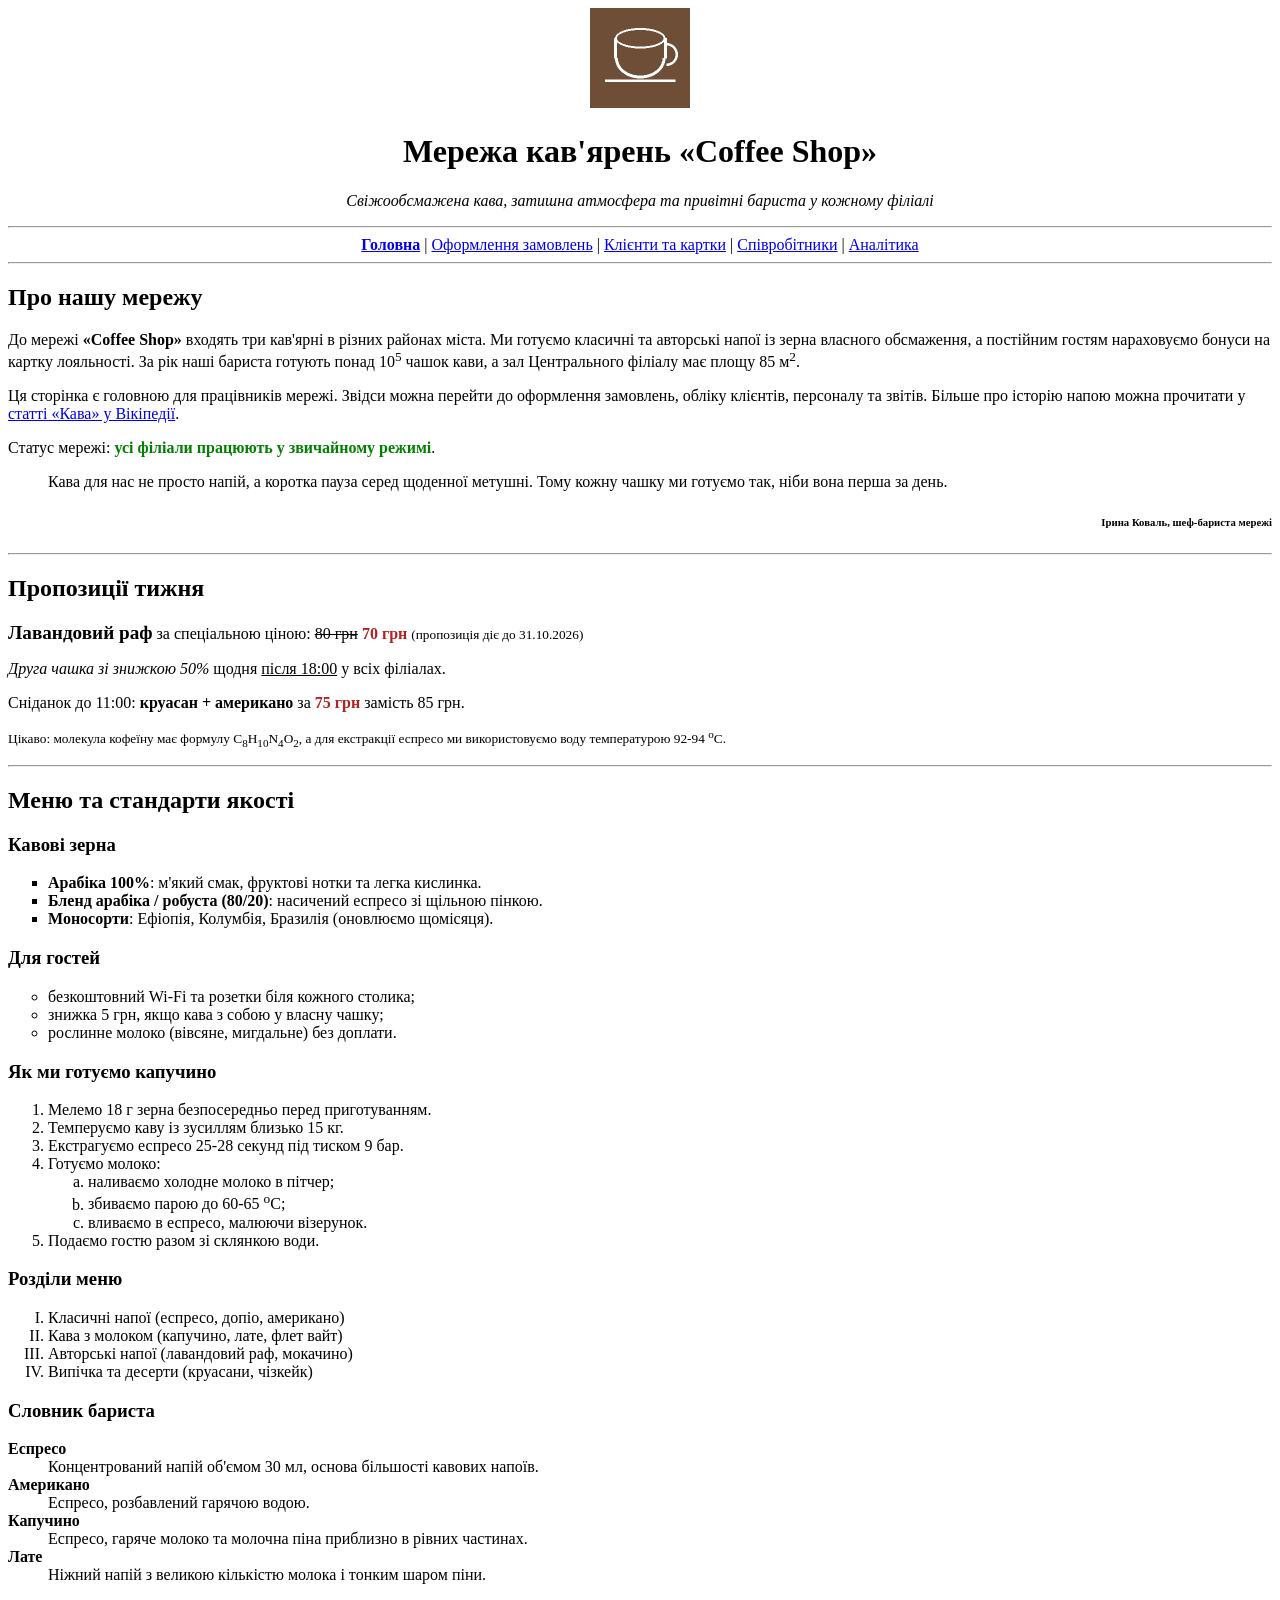
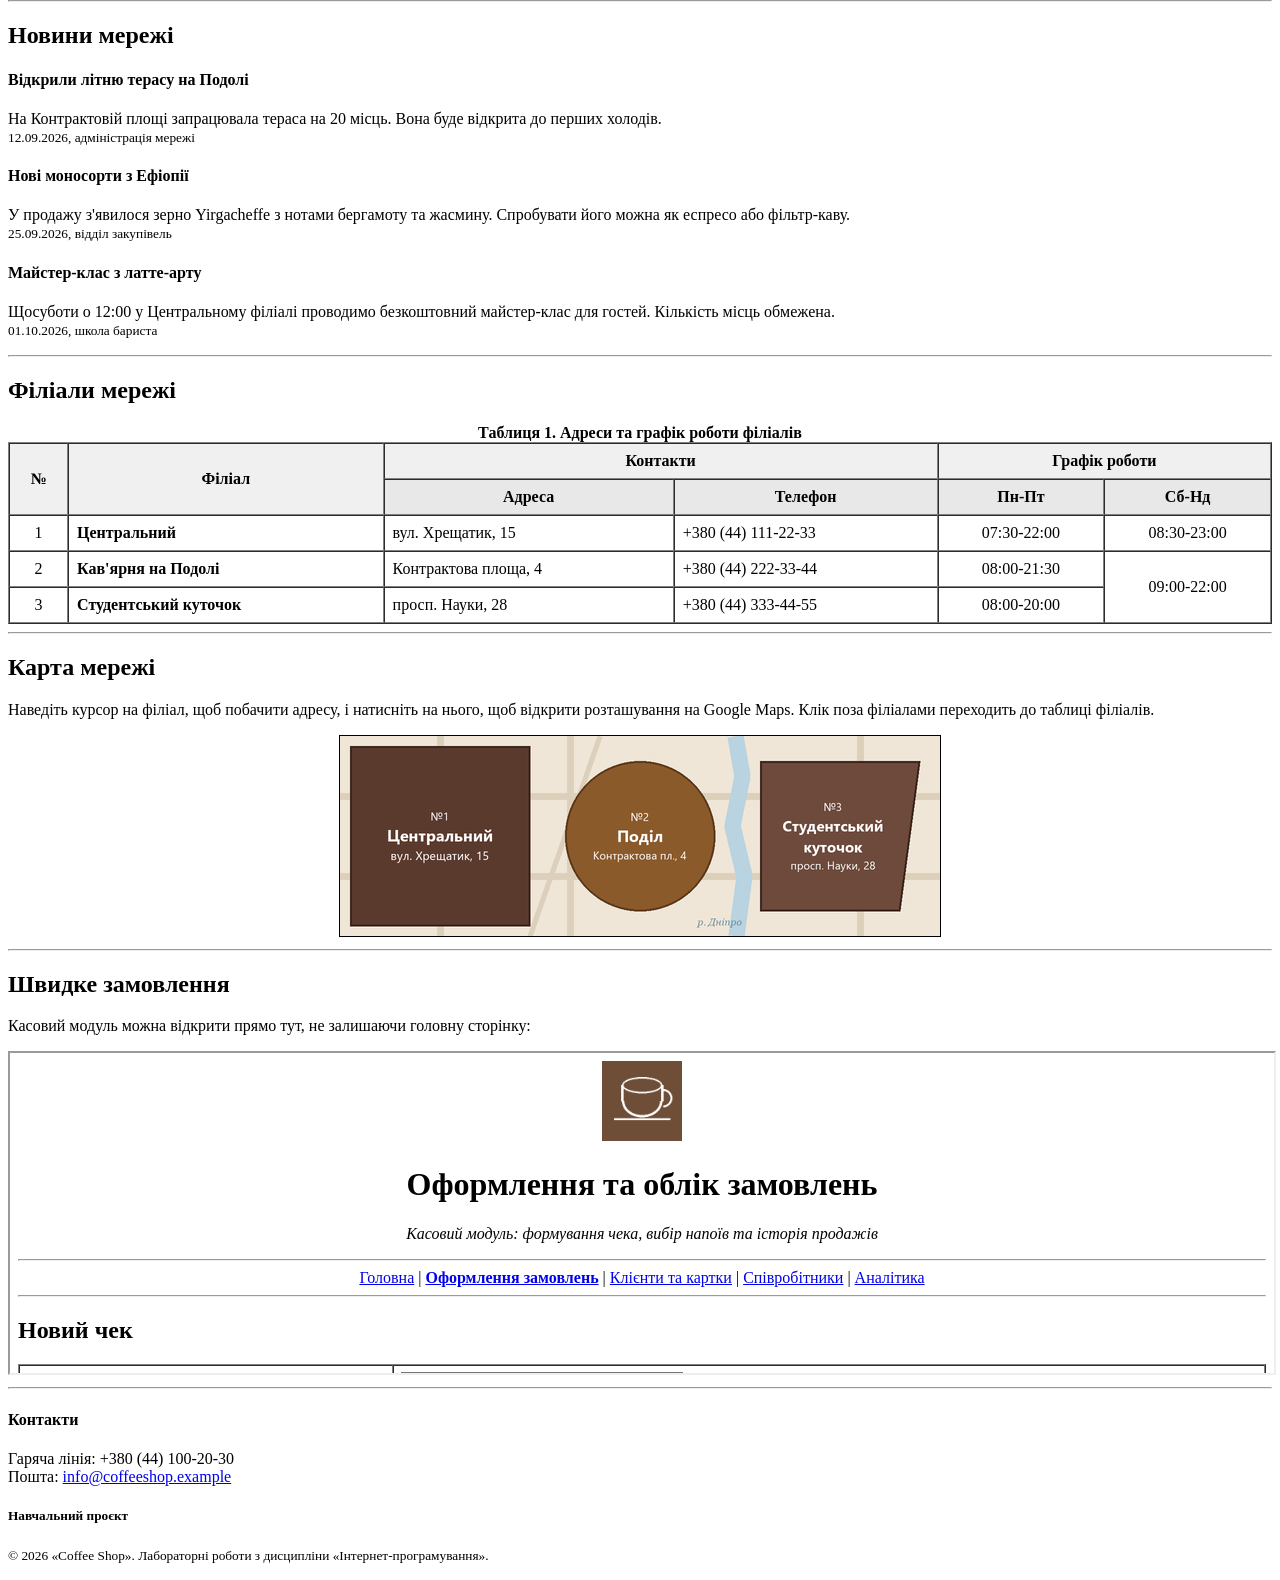
<file: Лаб 1/index.html>
<!DOCTYPE html>
<html lang="uk">
<head>
    <meta charset="UTF-8">
    <title>Coffee Shop - Головна</title>
</head>
<body>
    <header>
        <div align="center">
            <!-- логотип відкриває зображення у повному розмірі -->
            <a href="img/coffee_logo.png" target="_blank" title="Відкрити логотип у повному розмірі">
                <img src="img/coffee_logo.png" alt="Логотип Coffee Shop" width="100" height="100" border="0">
            </a>
            <h1>Мережа кав'ярень «Coffee Shop»</h1>
            <p><i>Свіжообсмажена кава, затишна атмосфера та привітні бариста у кожному філіалі</i></p>
        </div>
        <hr>
        <nav align="center">
            <b><a href="index.html">Головна</a></b> |
            <a href="orders.html">Оформлення замовлень</a> |
            <a href="customers.html">Клієнти та картки</a> |
            <a href="baristas.html">Співробітники</a> |
            <a href="analytics.html">Аналітика</a>
        </nav>
        <hr>
    </header>

    <main>
        <section>
            <h2>Про нашу мережу</h2>
            <p>
                До мережі <b>«Coffee Shop»</b> входять три кав'ярні в різних районах міста.
                Ми готуємо класичні та авторські напої із зерна власного обсмаження, а постійним гостям
                нараховуємо бонуси на картку лояльності. За рік наші бариста готують понад 10<sup>5</sup> чашок кави,
                а зал Центрального філіалу має площу 85 м<sup>2</sup>.
            </p>
            <p>
                Ця сторінка є головною для працівників мережі. Звідси можна перейти до оформлення замовлень,
                обліку клієнтів, персоналу та звітів. Більше про історію напою можна прочитати
                у <a href="https://uk.wikipedia.org/wiki/Кава" target="_blank">статті «Кава» у Вікіпедії</a>.
            </p>
            <p>
                Статус мережі: <font color="green"><b>усі філіали працюють у звичайному режимі</b></font>.
            </p>
            <blockquote>
                Кава для нас не просто напій, а коротка пауза серед щоденної метушні.
                Тому кожну чашку ми готуємо так, ніби вона перша за день.
            </blockquote>
            <h6 align="right">Ірина Коваль, шеф-бариста мережі</h6>
        </section>

        <hr>

        <section>
            <h2>Пропозиції тижня</h2>
            <p>
                <big><b>Лавандовий раф</b></big> за спеціальною ціною:
                <s>80 грн</s> <font color="#B22222"><b>70 грн</b></font>
                <small>(пропозиція діє до 31.10.2026)</small>
            </p>
            <p>
                <i>Друга чашка зі знижкою 50%</i> щодня <u>після 18:00</u> у всіх філіалах.
            </p>
            <p>
                Сніданок до 11:00: <b>круасан + американо</b> за <font color="#B22222"><b>75 грн</b></font>
                замість 85 грн.
            </p>
            <p>
                <small>Цікаво: молекула кофеїну має формулу C<sub>8</sub>H<sub>10</sub>N<sub>4</sub>O<sub>2</sub>,
                а для екстракції еспресо ми використовуємо воду температурою 92-94 <sup>o</sup>C.</small>
            </p>
        </section>

        <hr>

        <section>
            <h2>Меню та стандарти якості</h2>

            <h3>Кавові зерна</h3>
            <ul type="square">
                <li><b>Арабіка 100%</b>: м'який смак, фруктові нотки та легка кислинка.</li>
                <li><b>Бленд арабіка / робуста (80/20)</b>: насичений еспресо зі щільною пінкою.</li>
                <li><b>Моносорти</b>: Ефіопія, Колумбія, Бразилія (оновлюємо щомісяця).</li>
            </ul>

            <h3>Для гостей</h3>
            <ul type="circle">
                <li>безкоштовний Wi-Fi та розетки біля кожного столика;</li>
                <li>знижка 5 грн, якщо кава з собою у власну чашку;</li>
                <li>рослинне молоко (вівсяне, мигдальне) без доплати.</li>
            </ul>

            <h3>Як ми готуємо капучино</h3>
            <ol>
                <li>Мелемо 18 г зерна безпосередньо перед приготуванням.</li>
                <li>Темперуємо каву із зусиллям близько 15 кг.</li>
                <li>Екстрагуємо еспресо 25-28 секунд під тиском 9 бар.</li>
                <li>Готуємо молоко:
                    <ol type="a">
                        <li>наливаємо холодне молоко в пітчер;</li>
                        <li>збиваємо парою до 60-65 <sup>o</sup>C;</li>
                        <li>вливаємо в еспресо, малюючи візерунок.</li>
                    </ol>
                </li>
                <li>Подаємо гостю разом зі склянкою води.</li>
            </ol>

            <h3>Розділи меню</h3>
            <ol type="I">
                <li>Класичні напої (еспресо, допіо, американо)</li>
                <li>Кава з молоком (капучино, лате, флет вайт)</li>
                <li>Авторські напої (лавандовий раф, мокачино)</li>
                <li>Випічка та десерти (круасани, чізкейк)</li>
            </ol>

            <h3>Словник бариста</h3>
            <dl>
                <dt><b>Еспресо</b></dt>
                <dd>Концентрований напій об'ємом 30 мл, основа більшості кавових напоїв.</dd>
                <dt><b>Американо</b></dt>
                <dd>Еспресо, розбавлений гарячою водою.</dd>
                <dt><b>Капучино</b></dt>
                <dd>Еспресо, гаряче молоко та молочна піна приблизно в рівних частинах.</dd>
                <dt><b>Лате</b></dt>
                <dd>Ніжний напій з великою кількістю молока і тонким шаром піни.</dd>
            </dl>
        </section>

        <hr>

        <section>
            <h2>Новини мережі</h2>

            <h4>Відкрили літню терасу на Подолі</h4>
            <p>
                На Контрактовій площі запрацювала тераса на 20 місць. Вона буде відкрита до перших холодів.<br>
                <small>12.09.2026, адміністрація мережі</small>
            </p>

            <h4>Нові моносорти з Ефіопії</h4>
            <p>
                У продажу з'явилося зерно Yirgacheffe з нотами бергамоту та жасмину.
                Спробувати його можна як еспресо або фільтр-каву.<br>
                <small>25.09.2026, відділ закупівель</small>
            </p>

            <h4>Майстер-клас з латте-арту</h4>
            <p>
                Щосуботи о 12:00 у Центральному філіалі проводимо безкоштовний майстер-клас для гостей.
                Кількість місць обмежена.<br>
                <small>01.10.2026, школа бариста</small>
            </p>
        </section>

        <hr>

        <section id="branches">
            <h2>Філіали мережі</h2>
            <!-- дворівнева шапка: rowspan об'єднує рядки, colspan об'єднує стовпці -->
            <table border="1" cellpadding="8" cellspacing="0" width="100%">
                <caption><b>Таблиця 1. Адреси та графік роботи філіалів</b></caption>
                <thead>
                    <tr bgcolor="#f0f0f0">
                        <th rowspan="2">№</th>
                        <th rowspan="2">Філіал</th>
                        <th colspan="2">Контакти</th>
                        <th colspan="2">Графік роботи</th>
                    </tr>
                    <tr bgcolor="#e8e8e8">
                        <th>Адреса</th>
                        <th>Телефон</th>
                        <th>Пн-Пт</th>
                        <th>Сб-Нд</th>
                    </tr>
                </thead>
                <tbody>
                    <tr>
                        <td align="center">1</td>
                        <td><b>Центральний</b></td>
                        <td>вул. Хрещатик, 15</td>
                        <td>+380 (44) 111-22-33</td>
                        <td align="center">07:30-22:00</td>
                        <td align="center">08:30-23:00</td>
                    </tr>
                    <tr>
                        <td align="center">2</td>
                        <td><b>Кав'ярня на Подолі</b></td>
                        <td>Контрактова площа, 4</td>
                        <td>+380 (44) 222-33-44</td>
                        <td align="center">08:00-21:30</td>
                        <!-- у філіалів 2 і 3 однаковий графік у вихідні -->
                        <td align="center" rowspan="2">09:00-22:00</td>
                    </tr>
                    <tr>
                        <td align="center">3</td>
                        <td><b>Студентський куточок</b></td>
                        <td>просп. Науки, 28</td>
                        <td>+380 (44) 333-44-55</td>
                        <td align="center">08:00-20:00</td>
                    </tr>
                </tbody>
            </table>
        </section>

        <hr>

        <section>
            <h2>Карта мережі</h2>
            <p>
                Наведіть курсор на філіал, щоб побачити адресу, і натисніть на нього, щоб відкрити
                розташування на Google Maps. Клік поза філіалами переходить до таблиці філіалів.
            </p>
            <div align="center">
                <img src="img/coffee_map.png" alt="Схема розташування філіалів" usemap="#shops-map" width="600" height="200" border="1">
                <map name="shops-map">
                    <area shape="rect" coords="10,10,190,190" alt="Центральний філіал"
                          title="Центральний: вул. Хрещатик, 15"
                          href="https://www.google.com/maps/search/?api=1&amp;query=Київ+вул.+Хрещатик+15" target="_blank">
                    <area shape="circle" coords="300,100,75" alt="Кав'ярня на Подолі"
                          title="Кав'ярня на Подолі: Контрактова площа, 4"
                          href="https://www.google.com/maps/search/?api=1&amp;query=Київ+Контрактова+площа+4" target="_blank">
                    <area shape="poly" coords="420,25,580,25,560,175,420,175" alt="Студентський куточок"
                          title="Студентський куточок: просп. Науки, 28"
                          href="https://www.google.com/maps/search/?api=1&amp;query=Київ+проспект+Науки+28" target="_blank">
                    <area shape="default" alt="Усі філіали" title="Таблиця з адресами всіх філіалів" href="#branches">
                </map>
            </div>
        </section>

        <hr>

        <section>
            <h2>Швидке замовлення</h2>
            <p>Касовий модуль можна відкрити прямо тут, не залишаючи головну сторінку:</p>
            <iframe src="orders.html" width="100%" height="320" frameborder="1" title="Модуль оформлення замовлень">
                Ваш браузер не підтримує фрейми. <a href="orders.html">Відкрити сторінку замовлень</a>.
            </iframe>
        </section>
    </main>

    <hr>

    <footer>
        <h4>Контакти</h4>
        <p>
            Гаряча лінія: +380 (44) 100-20-30<br>
            Пошта: <a href="mailto:info@coffeeshop.example">info@coffeeshop.example</a>
        </p>
        <h5>Навчальний проєкт</h5>
        <p><small>&copy; 2026 «Coffee Shop». Лабораторні роботи з дисципліни «Інтернет-програмування».</small></p>
    </footer>
</body>
</html>
</file>
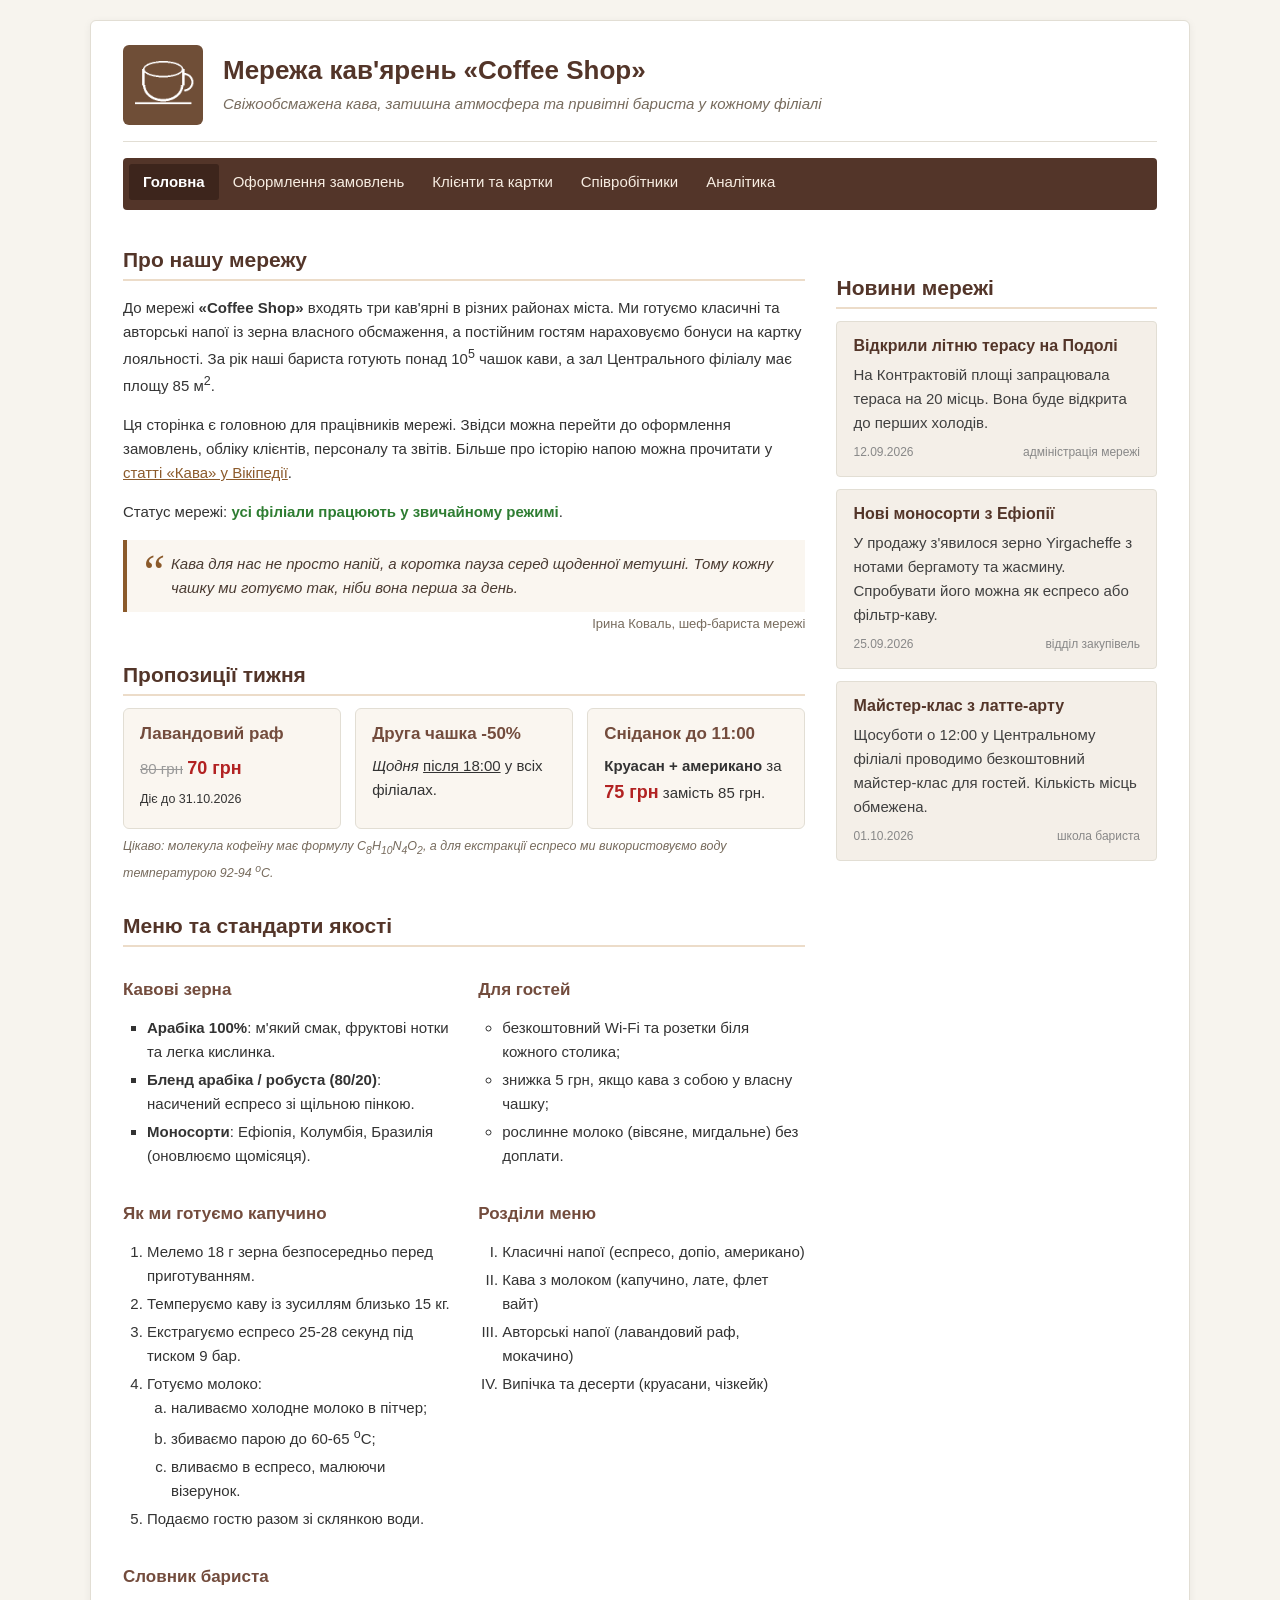
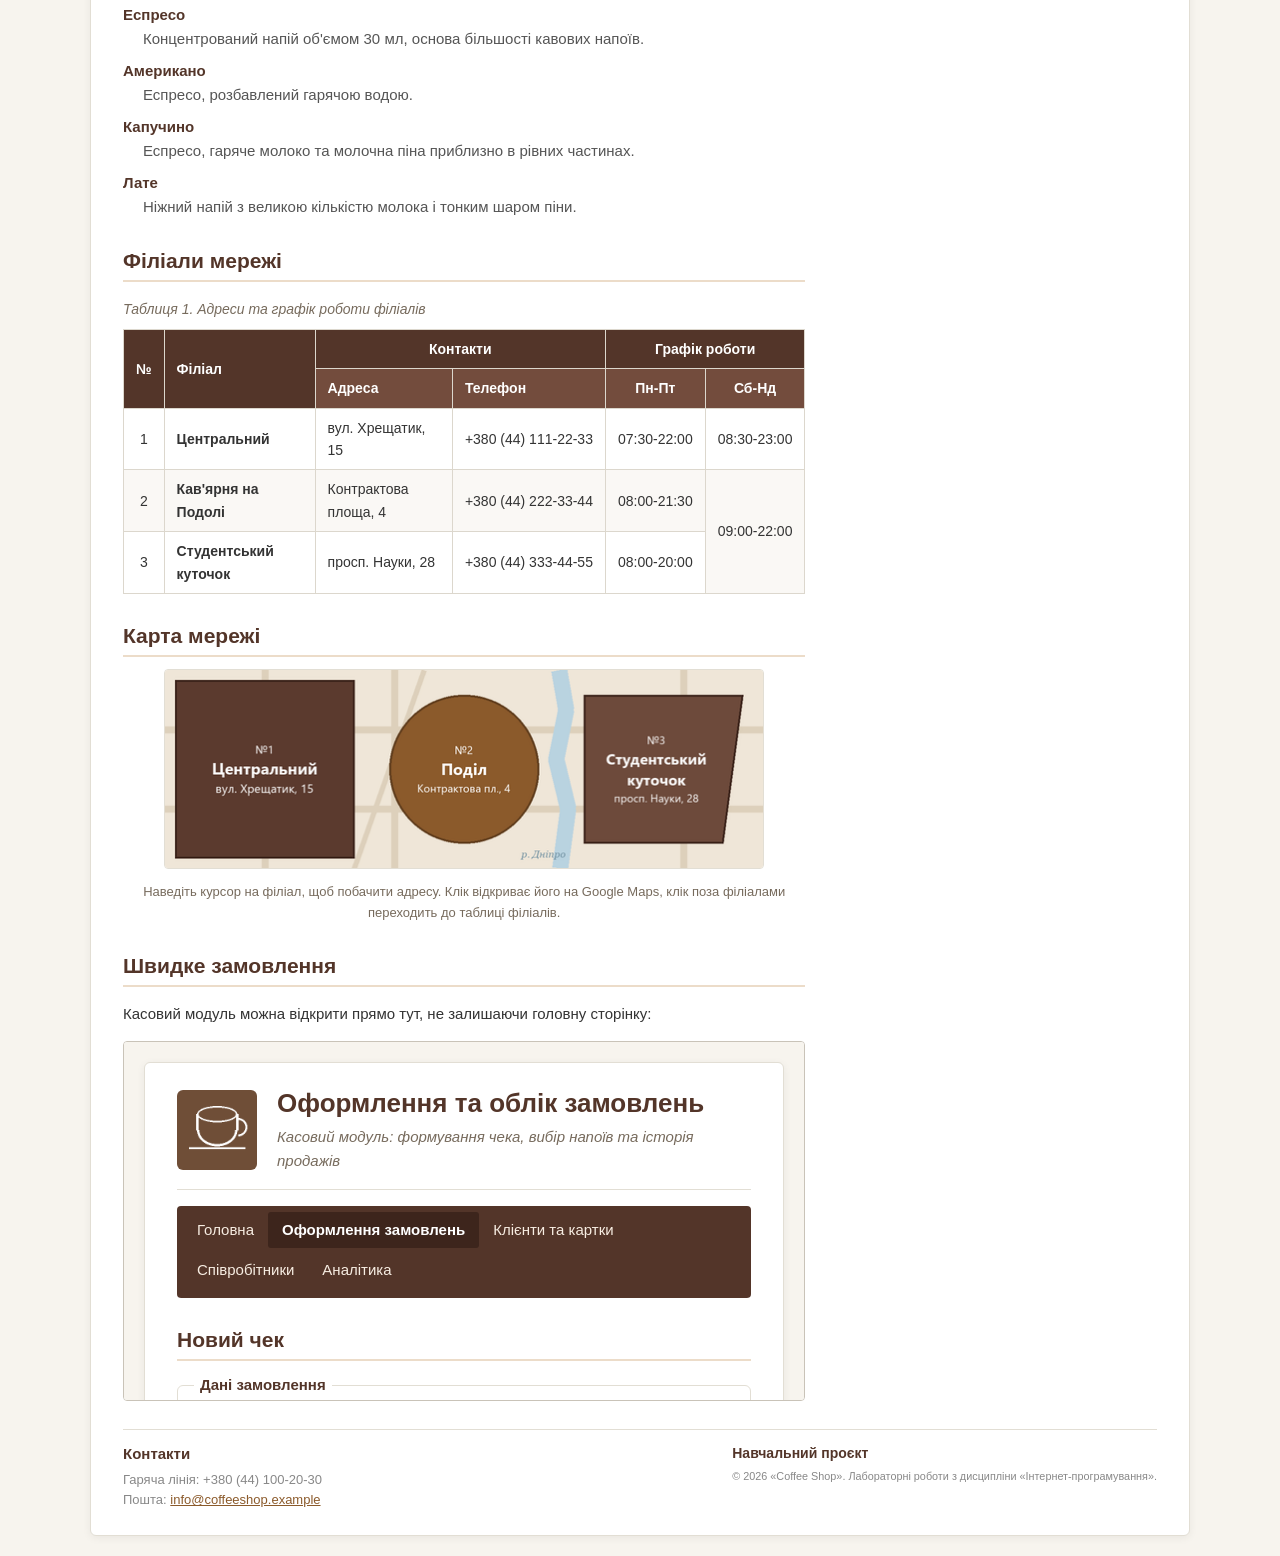
<file: Лаб 2/index.html>
<!DOCTYPE html>
<html lang="uk">
<head>
    <meta charset="UTF-8">
    <meta name="viewport" content="width=device-width, initial-scale=1">
    <title>Coffee Shop - Головна</title>
    <link rel="stylesheet" href="style.css">
</head>
<body>
    <div class="container">
        <header class="site-header">
            <!-- логотип відкриває зображення у повному розмірі -->
            <a href="img/coffee_logo.png" target="_blank" title="Відкрити логотип у повному розмірі">
                <img src="img/coffee_logo.png" alt="Логотип Coffee Shop" class="logo">
            </a>
            <div>
                <h1>Мережа кав'ярень «Coffee Shop»</h1>
                <p class="tagline">Свіжообсмажена кава, затишна атмосфера та привітні бариста у кожному філіалі</p>
            </div>
        </header>

        <nav class="main-nav">
            <ul>
                <li><a href="index.html" class="active">Головна</a></li>
                <li><a href="orders.html">Оформлення замовлень</a></li>
                <li><a href="customers.html">Клієнти та картки</a></li>
                <li><a href="baristas.html">Співробітники</a></li>
                <li><a href="analytics.html">Аналітика</a></li>
            </ul>
        </nav>

        <!-- дві колонки: основний вміст (float: left) і новини (float: right) -->
        <div class="layout">
            <main class="content">
                <section>
                    <h2>Про нашу мережу</h2>
                    <p>
                        До мережі <b>«Coffee Shop»</b> входять три кав'ярні в різних районах міста.
                        Ми готуємо класичні та авторські напої із зерна власного обсмаження, а постійним гостям
                        нараховуємо бонуси на картку лояльності. За рік наші бариста готують понад 10<sup>5</sup> чашок кави,
                        а зал Центрального філіалу має площу 85 м<sup>2</sup>.
                    </p>
                    <p>
                        Ця сторінка є головною для працівників мережі. Звідси можна перейти до оформлення замовлень,
                        обліку клієнтів, персоналу та звітів. Більше про історію напою можна прочитати
                        у <a href="https://uk.wikipedia.org/wiki/Кава" target="_blank">статті «Кава» у Вікіпедії</a>.
                    </p>
                    <p>
                        Статус мережі: <span class="status-ok">усі філіали працюють у звичайному режимі</span>.
                    </p>
                    <blockquote>
                        Кава для нас не просто напій, а коротка пауза серед щоденної метушні.
                        Тому кожну чашку ми готуємо так, ніби вона перша за день.
                    </blockquote>
                    <h6 class="quote-author">Ірина Коваль, шеф-бариста мережі</h6>
                </section>

                <section>
                    <h2>Пропозиції тижня</h2>
                    <div class="offers">
                        <article class="offer-card">
                            <h3>Лавандовий раф</h3>
                            <p><s>80 грн</s> <span class="price-new">70 грн</span></p>
                            <p><small>Діє до <time datetime="2026-10-31">31.10.2026</time></small></p>
                        </article>
                        <article class="offer-card">
                            <h3>Друга чашка -50%</h3>
                            <p><i>Щодня</i> <u>після 18:00</u> у всіх філіалах.</p>
                        </article>
                        <article class="offer-card">
                            <h3>Сніданок до 11:00</h3>
                            <p><b>Круасан + американо</b> за <span class="price-new">75 грн</span> замість 85 грн.</p>
                        </article>
                    </div>
                    <p class="hint">
                        <small>Цікаво: молекула кофеїну має формулу C<sub>8</sub>H<sub>10</sub>N<sub>4</sub>O<sub>2</sub>,
                        а для екстракції еспресо ми використовуємо воду температурою 92-94 <sup>o</sup>C.</small>
                    </p>
                </section>

                <section>
                    <h2>Меню та стандарти якості</h2>
                    <div class="two-columns">
                        <div>
                            <h3>Кавові зерна</h3>
                            <ul class="list-square">
                                <li><b>Арабіка 100%</b>: м'який смак, фруктові нотки та легка кислинка.</li>
                                <li><b>Бленд арабіка / робуста (80/20)</b>: насичений еспресо зі щільною пінкою.</li>
                                <li><b>Моносорти</b>: Ефіопія, Колумбія, Бразилія (оновлюємо щомісяця).</li>
                            </ul>
                        </div>
                        <div>
                            <h3>Для гостей</h3>
                            <ul class="list-circle">
                                <li>безкоштовний Wi-Fi та розетки біля кожного столика;</li>
                                <li>знижка 5 грн, якщо кава з собою у власну чашку;</li>
                                <li>рослинне молоко (вівсяне, мигдальне) без доплати.</li>
                            </ul>
                        </div>
                        <div>
                            <h3>Як ми готуємо капучино</h3>
                            <ol>
                                <li>Мелемо 18 г зерна безпосередньо перед приготуванням.</li>
                                <li>Темперуємо каву із зусиллям близько 15 кг.</li>
                                <li>Екстрагуємо еспресо 25-28 секунд під тиском 9 бар.</li>
                                <li>Готуємо молоко:
                                    <ol class="list-letters">
                                        <li>наливаємо холодне молоко в пітчер;</li>
                                        <li>збиваємо парою до 60-65 <sup>o</sup>C;</li>
                                        <li>вливаємо в еспресо, малюючи візерунок.</li>
                                    </ol>
                                </li>
                                <li>Подаємо гостю разом зі склянкою води.</li>
                            </ol>
                        </div>
                        <div>
                            <h3>Розділи меню</h3>
                            <ol class="list-roman">
                                <li>Класичні напої (еспресо, допіо, американо)</li>
                                <li>Кава з молоком (капучино, лате, флет вайт)</li>
                                <li>Авторські напої (лавандовий раф, мокачино)</li>
                                <li>Випічка та десерти (круасани, чізкейк)</li>
                            </ol>
                        </div>
                    </div>

                    <h3>Словник бариста</h3>
                    <dl>
                        <dt>Еспресо</dt>
                        <dd>Концентрований напій об'ємом 30 мл, основа більшості кавових напоїв.</dd>
                        <dt>Американо</dt>
                        <dd>Еспресо, розбавлений гарячою водою.</dd>
                        <dt>Капучино</dt>
                        <dd>Еспресо, гаряче молоко та молочна піна приблизно в рівних частинах.</dd>
                        <dt>Лате</dt>
                        <dd>Ніжний напій з великою кількістю молока і тонким шаром піни.</dd>
                    </dl>
                </section>

                <section id="branches">
                    <h2>Філіали мережі</h2>
                    <table class="data-table">
                        <caption>Таблиця 1. Адреси та графік роботи філіалів</caption>
                        <thead>
                            <tr>
                                <th rowspan="2" class="center">№</th>
                                <th rowspan="2">Філіал</th>
                                <th colspan="2">Контакти</th>
                                <th colspan="2">Графік роботи</th>
                            </tr>
                            <tr>
                                <th>Адреса</th>
                                <th>Телефон</th>
                                <th class="center">Пн-Пт</th>
                                <th class="center">Сб-Нд</th>
                            </tr>
                        </thead>
                        <tbody>
                            <tr>
                                <td class="center">1</td>
                                <td><b>Центральний</b></td>
                                <td>вул. Хрещатик, 15</td>
                                <td class="nowrap">+380 (44) 111-22-33</td>
                                <td class="center nowrap">07:30-22:00</td>
                                <td class="center nowrap">08:30-23:00</td>
                            </tr>
                            <tr>
                                <td class="center">2</td>
                                <td><b>Кав'ярня на Подолі</b></td>
                                <td>Контрактова площа, 4</td>
                                <td class="nowrap">+380 (44) 222-33-44</td>
                                <td class="center nowrap">08:00-21:30</td>
                                <td class="center nowrap" rowspan="2">09:00-22:00</td>
                            </tr>
                            <tr>
                                <td class="center">3</td>
                                <td><b>Студентський куточок</b></td>
                                <td>просп. Науки, 28</td>
                                <td class="nowrap">+380 (44) 333-44-55</td>
                                <td class="center nowrap">08:00-20:00</td>
                            </tr>
                        </tbody>
                    </table>
                </section>

                <section>
                    <h2>Карта мережі</h2>
                    <figure class="map-figure">
                        <img src="img/coffee_map.png" alt="Схема розташування філіалів" usemap="#shops-map" width="600" height="200">
                        <map name="shops-map">
                            <area shape="rect" coords="10,10,190,190" alt="Центральний філіал"
                                  title="Центральний: вул. Хрещатик, 15"
                                  href="https://www.google.com/maps/search/?api=1&amp;query=Київ+вул.+Хрещатик+15" target="_blank">
                            <area shape="circle" coords="300,100,75" alt="Кав'ярня на Подолі"
                                  title="Кав'ярня на Подолі: Контрактова площа, 4"
                                  href="https://www.google.com/maps/search/?api=1&amp;query=Київ+Контрактова+площа+4" target="_blank">
                            <area shape="poly" coords="420,25,580,25,560,175,420,175" alt="Студентський куточок"
                                  title="Студентський куточок: просп. Науки, 28"
                                  href="https://www.google.com/maps/search/?api=1&amp;query=Київ+проспект+Науки+28" target="_blank">
                            <area shape="default" alt="Усі філіали" title="Таблиця з адресами всіх філіалів" href="#branches">
                        </map>
                        <figcaption>
                            Наведіть курсор на філіал, щоб побачити адресу. Клік відкриває його на Google Maps,
                            клік поза філіалами переходить до таблиці філіалів.
                        </figcaption>
                    </figure>
                </section>

                <section>
                    <h2>Швидке замовлення</h2>
                    <p>Касовий модуль можна відкрити прямо тут, не залишаючи головну сторінку:</p>
                    <iframe src="orders.html" class="frame" title="Модуль оформлення замовлень">
                        Ваш браузер не підтримує фрейми. <a href="orders.html">Відкрити сторінку замовлень</a>.
                    </iframe>
                </section>
            </main>

            <aside class="sidebar">
                <h2>Новини мережі</h2>

                <article class="news-item">
                    <h4 class="news-title">Відкрили літню терасу на Подолі</h4>
                    <p class="news-text">На Контрактовій площі запрацювала тераса на 20 місць. Вона буде відкрита до перших холодів.</p>
                    <div class="news-bottom">
                        <div class="news-time"><time datetime="2026-09-12">12.09.2026</time></div>
                        <div class="news-source">адміністрація мережі</div>
                    </div>
                </article>

                <article class="news-item">
                    <h4 class="news-title">Нові моносорти з Ефіопії</h4>
                    <p class="news-text">
                        У продажу з'явилося зерно Yirgacheffe з нотами бергамоту та жасмину.
                        Спробувати його можна як еспресо або фільтр-каву.
                    </p>
                    <div class="news-bottom">
                        <div class="news-time"><time datetime="2026-09-25">25.09.2026</time></div>
                        <div class="news-source">відділ закупівель</div>
                    </div>
                </article>

                <article class="news-item">
                    <h4 class="news-title">Майстер-клас з латте-арту</h4>
                    <p class="news-text">
                        Щосуботи о 12:00 у Центральному філіалі проводимо безкоштовний майстер-клас для гостей.
                        Кількість місць обмежена.
                    </p>
                    <div class="news-bottom">
                        <div class="news-time"><time datetime="2026-10-01">01.10.2026</time></div>
                        <div class="news-source">школа бариста</div>
                    </div>
                </article>
            </aside>
        </div>

        <footer class="site-footer">
            <div>
                <h4>Контакти</h4>
                <p>
                    Гаряча лінія: +380 (44) 100-20-30<br>
                    Пошта: <a href="mailto:info@coffeeshop.example">info@coffeeshop.example</a>
                </p>
            </div>
            <div>
                <h5>Навчальний проєкт</h5>
                <p><small>&copy; 2026 «Coffee Shop». Лабораторні роботи з дисципліни «Інтернет-програмування».</small></p>
            </div>
        </footer>
    </div>
</body>
</html>
</file>
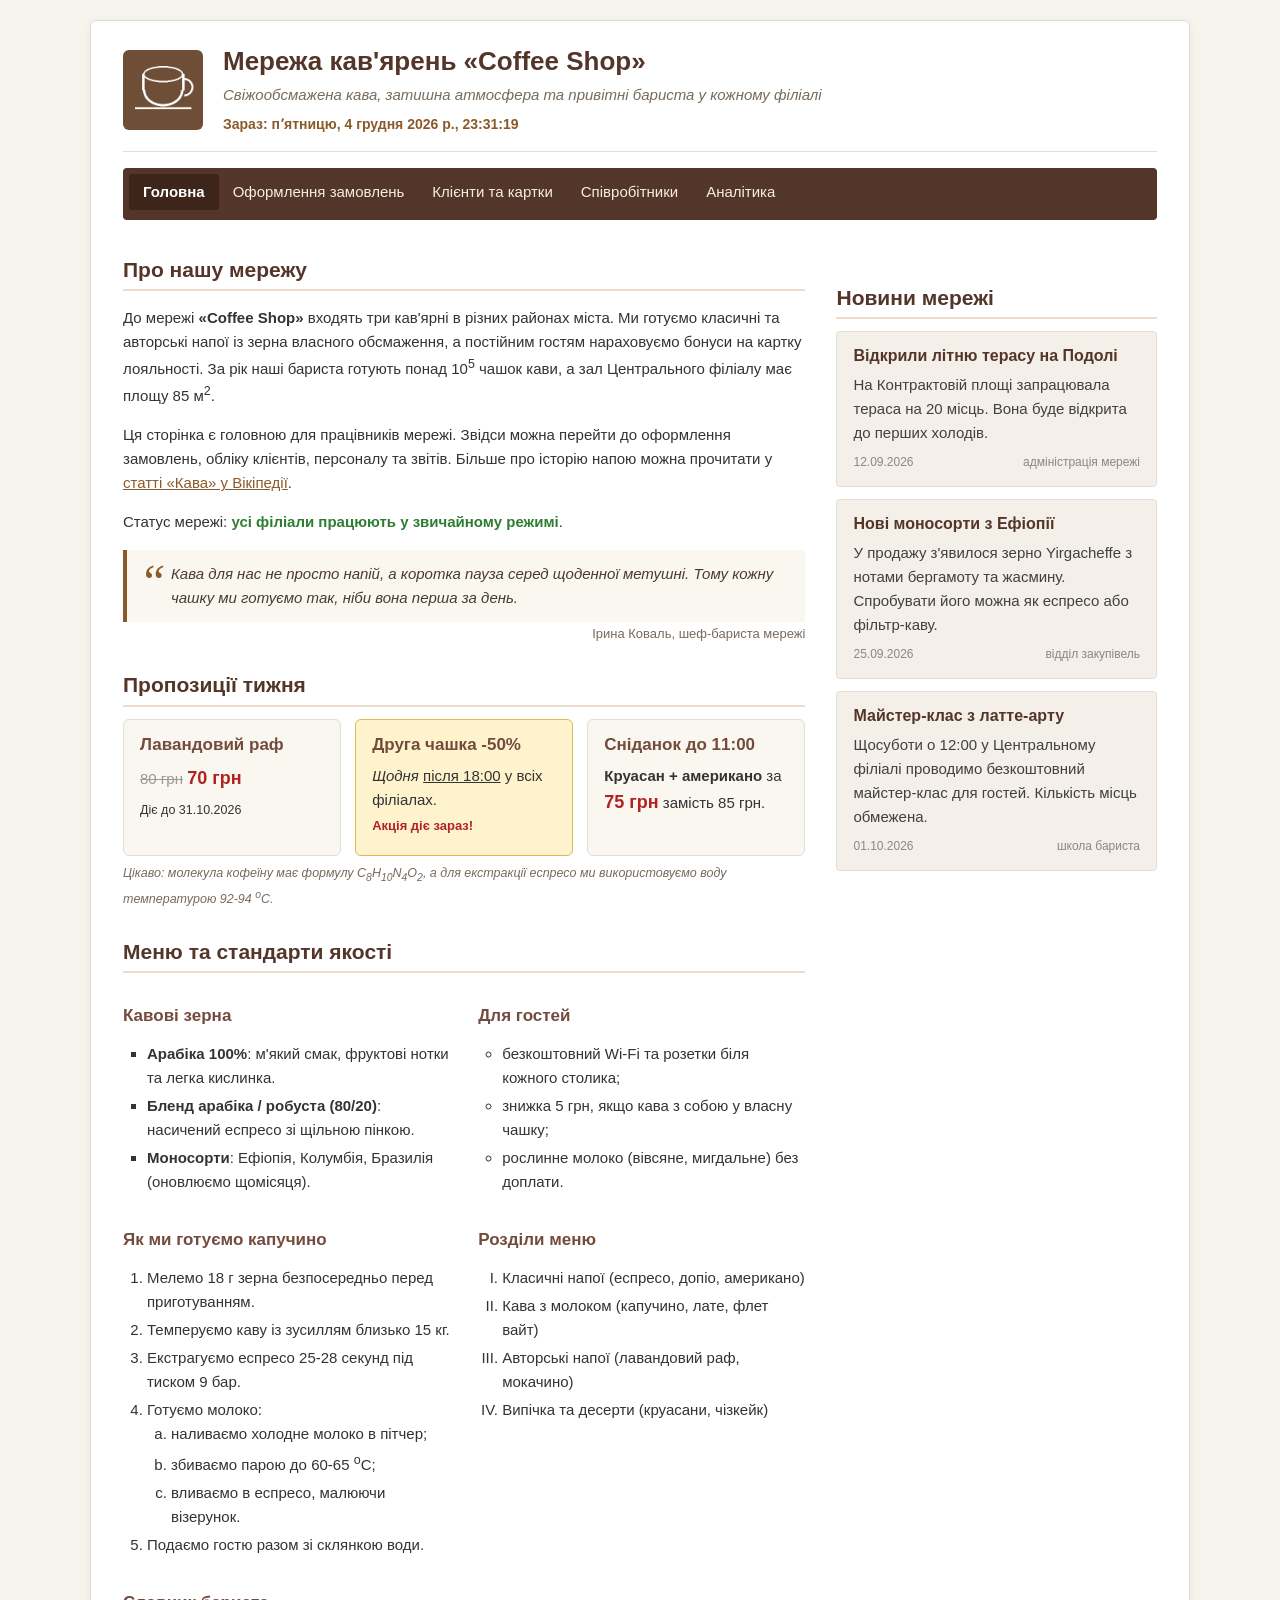
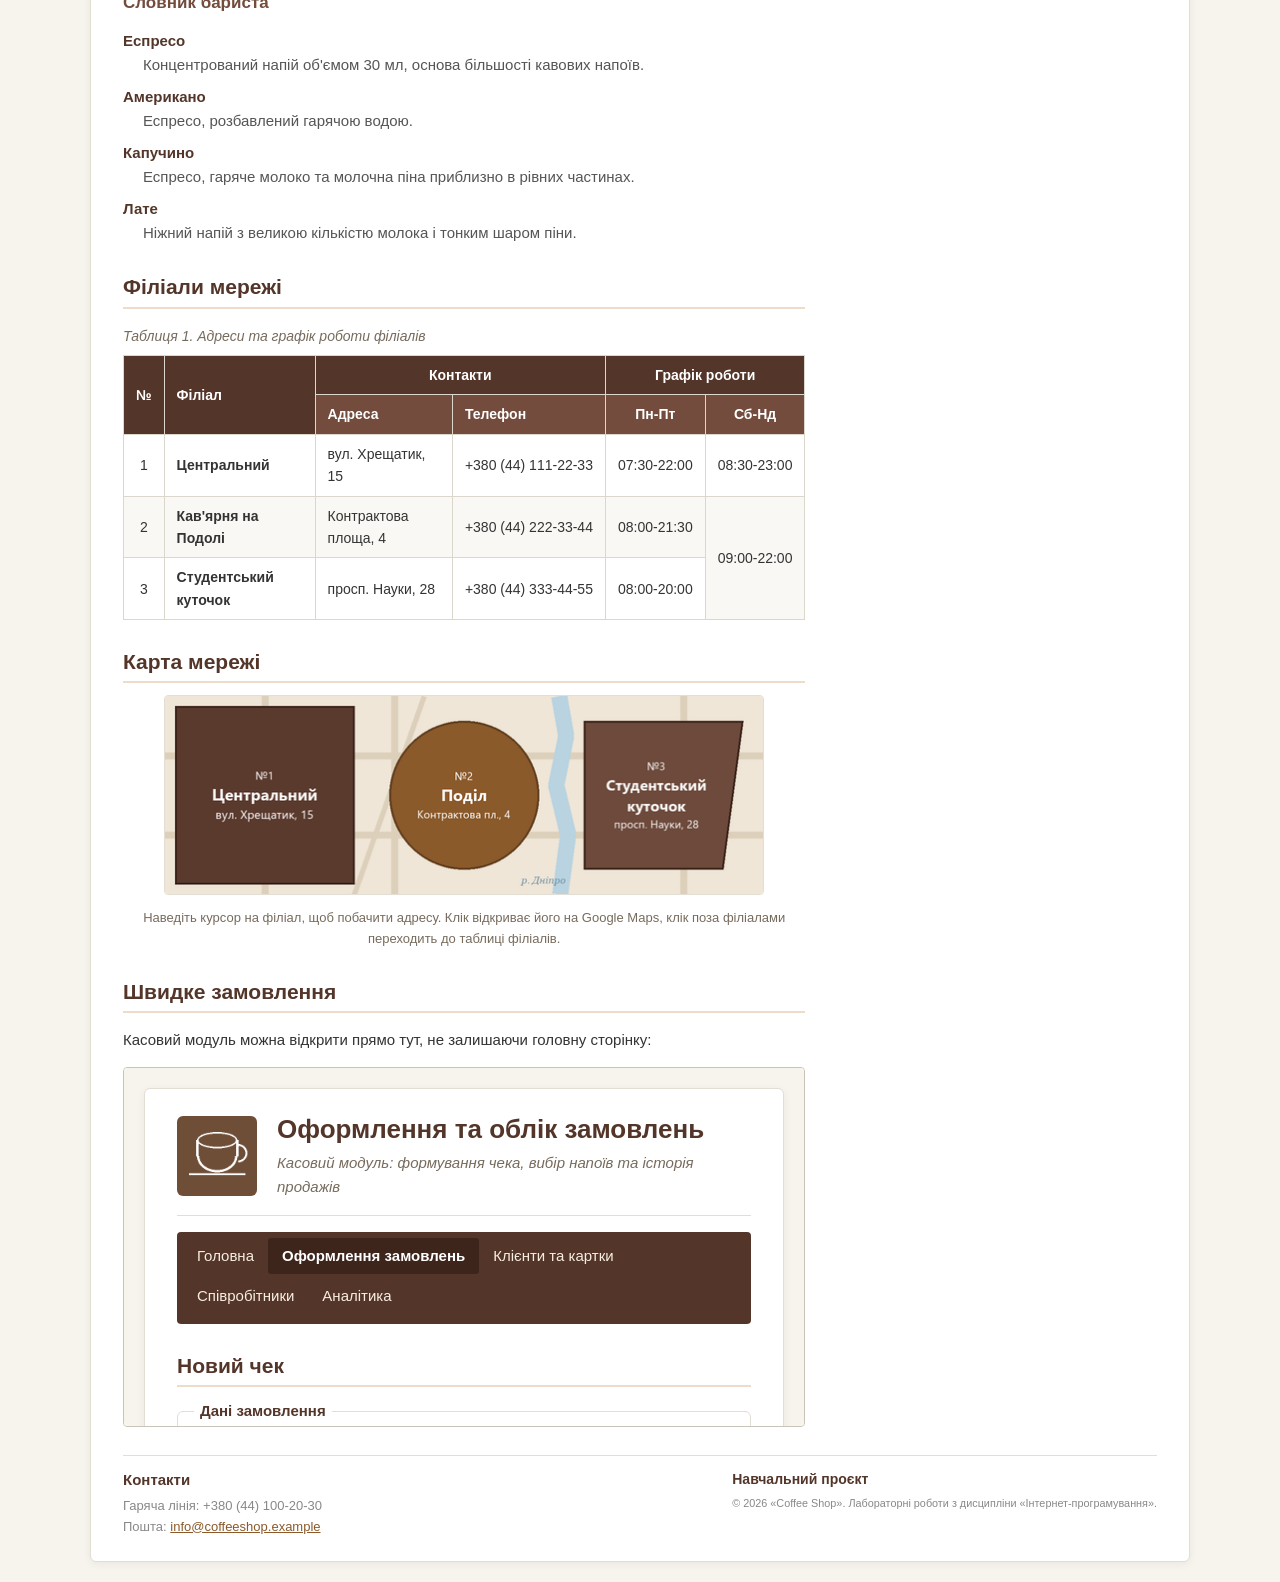
<file: Лаб 3/index.html>
<!DOCTYPE html>
<html lang="uk">
<head>
    <meta charset="UTF-8">
    <meta name="viewport" content="width=device-width, initial-scale=1">
    <title>Coffee Shop - Головна</title>
    <link rel="stylesheet" href="style.css">
    <script src="main.js" defer></script>
</head>
<body>
    <div class="container">
        <header class="site-header">
            <!-- логотип відкриває зображення у повному розмірі -->
            <a href="img/coffee_logo.png" target="_blank" title="Відкрити логотип у повному розмірі">
                <img src="img/coffee_logo.png" alt="Логотип Coffee Shop" class="logo">
            </a>
            <div>
                <h1>Мережа кав'ярень «Coffee Shop»</h1>
                <p class="tagline">Свіжообсмажена кава, затишна атмосфера та привітні бариста у кожному філіалі</p>
                <p class="clock">Зараз: <time id="clock">завантаження...</time></p>
            </div>
        </header>

        <nav class="main-nav">
            <ul>
                <li><a href="index.html" class="active">Головна</a></li>
                <li><a href="orders.html">Оформлення замовлень</a></li>
                <li><a href="customers.html">Клієнти та картки</a></li>
                <li><a href="baristas.html">Співробітники</a></li>
                <li><a href="analytics.html">Аналітика</a></li>
            </ul>
        </nav>

        <!-- дві колонки: основний вміст (float: left) і новини (float: right) -->
        <div class="layout">
            <main class="content">
                <section>
                    <h2>Про нашу мережу</h2>
                    <p>
                        До мережі <b>«Coffee Shop»</b> входять три кав'ярні в різних районах міста.
                        Ми готуємо класичні та авторські напої із зерна власного обсмаження, а постійним гостям
                        нараховуємо бонуси на картку лояльності. За рік наші бариста готують понад 10<sup>5</sup> чашок кави,
                        а зал Центрального філіалу має площу 85 м<sup>2</sup>.
                    </p>
                    <p>
                        Ця сторінка є головною для працівників мережі. Звідси можна перейти до оформлення замовлень,
                        обліку клієнтів, персоналу та звітів. Більше про історію напою можна прочитати
                        у <a href="https://uk.wikipedia.org/wiki/Кава" target="_blank">статті «Кава» у Вікіпедії</a>.
                    </p>
                    <p>
                        Статус мережі: <span class="status-ok">усі філіали працюють у звичайному режимі</span>.
                    </p>
                    <blockquote>
                        Кава для нас не просто напій, а коротка пауза серед щоденної метушні.
                        Тому кожну чашку ми готуємо так, ніби вона перша за день.
                    </blockquote>
                    <h6 class="quote-author">Ірина Коваль, шеф-бариста мережі</h6>
                </section>

                <section>
                    <h2>Пропозиції тижня</h2>
                    <div class="offers">
                        <article class="offer-card">
                            <h3>Лавандовий раф</h3>
                            <p><s>80 грн</s> <span class="price-new">70 грн</span></p>
                            <p><small>Діє до <time datetime="2026-10-31">31.10.2026</time></small></p>
                        </article>
                        <article class="offer-card" id="evening-promo">
                            <h3>Друга чашка -50%</h3>
                            <p><i>Щодня</i> <u>після 18:00</u> у всіх філіалах.</p>
                            <p class="promo-state" id="promo-state">Діє з 18:00</p>
                        </article>
                        <article class="offer-card">
                            <h3>Сніданок до 11:00</h3>
                            <p><b>Круасан + американо</b> за <span class="price-new">75 грн</span> замість 85 грн.</p>
                        </article>
                    </div>
                    <p class="hint">
                        <small>Цікаво: молекула кофеїну має формулу C<sub>8</sub>H<sub>10</sub>N<sub>4</sub>O<sub>2</sub>,
                        а для екстракції еспресо ми використовуємо воду температурою 92-94 <sup>o</sup>C.</small>
                    </p>
                </section>

                <section>
                    <h2>Меню та стандарти якості</h2>
                    <div class="two-columns">
                        <div>
                            <h3>Кавові зерна</h3>
                            <ul class="list-square">
                                <li><b>Арабіка 100%</b>: м'який смак, фруктові нотки та легка кислинка.</li>
                                <li><b>Бленд арабіка / робуста (80/20)</b>: насичений еспресо зі щільною пінкою.</li>
                                <li><b>Моносорти</b>: Ефіопія, Колумбія, Бразилія (оновлюємо щомісяця).</li>
                            </ul>
                        </div>
                        <div>
                            <h3>Для гостей</h3>
                            <ul class="list-circle">
                                <li>безкоштовний Wi-Fi та розетки біля кожного столика;</li>
                                <li>знижка 5 грн, якщо кава з собою у власну чашку;</li>
                                <li>рослинне молоко (вівсяне, мигдальне) без доплати.</li>
                            </ul>
                        </div>
                        <div>
                            <h3>Як ми готуємо капучино</h3>
                            <ol>
                                <li>Мелемо 18 г зерна безпосередньо перед приготуванням.</li>
                                <li>Темперуємо каву із зусиллям близько 15 кг.</li>
                                <li>Екстрагуємо еспресо 25-28 секунд під тиском 9 бар.</li>
                                <li>Готуємо молоко:
                                    <ol class="list-letters">
                                        <li>наливаємо холодне молоко в пітчер;</li>
                                        <li>збиваємо парою до 60-65 <sup>o</sup>C;</li>
                                        <li>вливаємо в еспресо, малюючи візерунок.</li>
                                    </ol>
                                </li>
                                <li>Подаємо гостю разом зі склянкою води.</li>
                            </ol>
                        </div>
                        <div>
                            <h3>Розділи меню</h3>
                            <ol class="list-roman">
                                <li>Класичні напої (еспресо, допіо, американо)</li>
                                <li>Кава з молоком (капучино, лате, флет вайт)</li>
                                <li>Авторські напої (лавандовий раф, мокачино)</li>
                                <li>Випічка та десерти (круасани, чізкейк)</li>
                            </ol>
                        </div>
                    </div>

                    <h3>Словник бариста</h3>
                    <dl>
                        <dt>Еспресо</dt>
                        <dd>Концентрований напій об'ємом 30 мл, основа більшості кавових напоїв.</dd>
                        <dt>Американо</dt>
                        <dd>Еспресо, розбавлений гарячою водою.</dd>
                        <dt>Капучино</dt>
                        <dd>Еспресо, гаряче молоко та молочна піна приблизно в рівних частинах.</dd>
                        <dt>Лате</dt>
                        <dd>Ніжний напій з великою кількістю молока і тонким шаром піни.</dd>
                    </dl>
                </section>

                <section id="branches">
                    <h2>Філіали мережі</h2>
                    <table class="data-table">
                        <caption>Таблиця 1. Адреси та графік роботи філіалів</caption>
                        <thead>
                            <tr>
                                <th rowspan="2" class="center">№</th>
                                <th rowspan="2">Філіал</th>
                                <th colspan="2">Контакти</th>
                                <th colspan="2">Графік роботи</th>
                            </tr>
                            <tr>
                                <th>Адреса</th>
                                <th>Телефон</th>
                                <th class="center">Пн-Пт</th>
                                <th class="center">Сб-Нд</th>
                            </tr>
                        </thead>
                        <tbody>
                            <tr>
                                <td class="center">1</td>
                                <td><b>Центральний</b></td>
                                <td>вул. Хрещатик, 15</td>
                                <td class="nowrap">+380 (44) 111-22-33</td>
                                <td class="center nowrap">07:30-22:00</td>
                                <td class="center nowrap">08:30-23:00</td>
                            </tr>
                            <tr>
                                <td class="center">2</td>
                                <td><b>Кав'ярня на Подолі</b></td>
                                <td>Контрактова площа, 4</td>
                                <td class="nowrap">+380 (44) 222-33-44</td>
                                <td class="center nowrap">08:00-21:30</td>
                                <td class="center nowrap" rowspan="2">09:00-22:00</td>
                            </tr>
                            <tr>
                                <td class="center">3</td>
                                <td><b>Студентський куточок</b></td>
                                <td>просп. Науки, 28</td>
                                <td class="nowrap">+380 (44) 333-44-55</td>
                                <td class="center nowrap">08:00-20:00</td>
                            </tr>
                        </tbody>
                    </table>
                </section>

                <section>
                    <h2>Карта мережі</h2>
                    <figure class="map-figure">
                        <img src="img/coffee_map.png" alt="Схема розташування філіалів" usemap="#shops-map" width="600" height="200">
                        <map name="shops-map">
                            <area shape="rect" coords="10,10,190,190" alt="Центральний філіал"
                                  title="Центральний: вул. Хрещатик, 15"
                                  href="https://www.google.com/maps/search/?api=1&amp;query=Київ+вул.+Хрещатик+15" target="_blank">
                            <area shape="circle" coords="300,100,75" alt="Кав'ярня на Подолі"
                                  title="Кав'ярня на Подолі: Контрактова площа, 4"
                                  href="https://www.google.com/maps/search/?api=1&amp;query=Київ+Контрактова+площа+4" target="_blank">
                            <area shape="poly" coords="420,25,580,25,560,175,420,175" alt="Студентський куточок"
                                  title="Студентський куточок: просп. Науки, 28"
                                  href="https://www.google.com/maps/search/?api=1&amp;query=Київ+проспект+Науки+28" target="_blank">
                            <area shape="default" alt="Усі філіали" title="Таблиця з адресами всіх філіалів" href="#branches">
                        </map>
                        <figcaption>
                            Наведіть курсор на філіал, щоб побачити адресу. Клік відкриває його на Google Maps,
                            клік поза філіалами переходить до таблиці філіалів.
                        </figcaption>
                    </figure>
                </section>

                <section>
                    <h2>Швидке замовлення</h2>
                    <p>Касовий модуль можна відкрити прямо тут, не залишаючи головну сторінку:</p>
                    <iframe src="orders.html" class="frame" title="Модуль оформлення замовлень">
                        Ваш браузер не підтримує фрейми. <a href="orders.html">Відкрити сторінку замовлень</a>.
                    </iframe>
                </section>
            </main>

            <aside class="sidebar">
                <h2>Новини мережі</h2>

                <article class="news-item">
                    <h4 class="news-title">Відкрили літню терасу на Подолі</h4>
                    <p class="news-text">На Контрактовій площі запрацювала тераса на 20 місць. Вона буде відкрита до перших холодів.</p>
                    <div class="news-bottom">
                        <div class="news-time"><time datetime="2026-09-12">12.09.2026</time></div>
                        <div class="news-source">адміністрація мережі</div>
                    </div>
                </article>

                <article class="news-item">
                    <h4 class="news-title">Нові моносорти з Ефіопії</h4>
                    <p class="news-text">
                        У продажу з'явилося зерно Yirgacheffe з нотами бергамоту та жасмину.
                        Спробувати його можна як еспресо або фільтр-каву.
                    </p>
                    <div class="news-bottom">
                        <div class="news-time"><time datetime="2026-09-25">25.09.2026</time></div>
                        <div class="news-source">відділ закупівель</div>
                    </div>
                </article>

                <article class="news-item">
                    <h4 class="news-title">Майстер-клас з латте-арту</h4>
                    <p class="news-text">
                        Щосуботи о 12:00 у Центральному філіалі проводимо безкоштовний майстер-клас для гостей.
                        Кількість місць обмежена.
                    </p>
                    <div class="news-bottom">
                        <div class="news-time"><time datetime="2026-10-01">01.10.2026</time></div>
                        <div class="news-source">школа бариста</div>
                    </div>
                </article>
            </aside>
        </div>

        <footer class="site-footer">
            <div>
                <h4>Контакти</h4>
                <p>
                    Гаряча лінія: +380 (44) 100-20-30<br>
                    Пошта: <a href="mailto:info@coffeeshop.example">info@coffeeshop.example</a>
                </p>
            </div>
            <div>
                <h5>Навчальний проєкт</h5>
                <p><small>&copy; 2026 «Coffee Shop». Лабораторні роботи з дисципліни «Інтернет-програмування».</small></p>
            </div>
        </footer>
    </div>
</body>
</html>
</file>
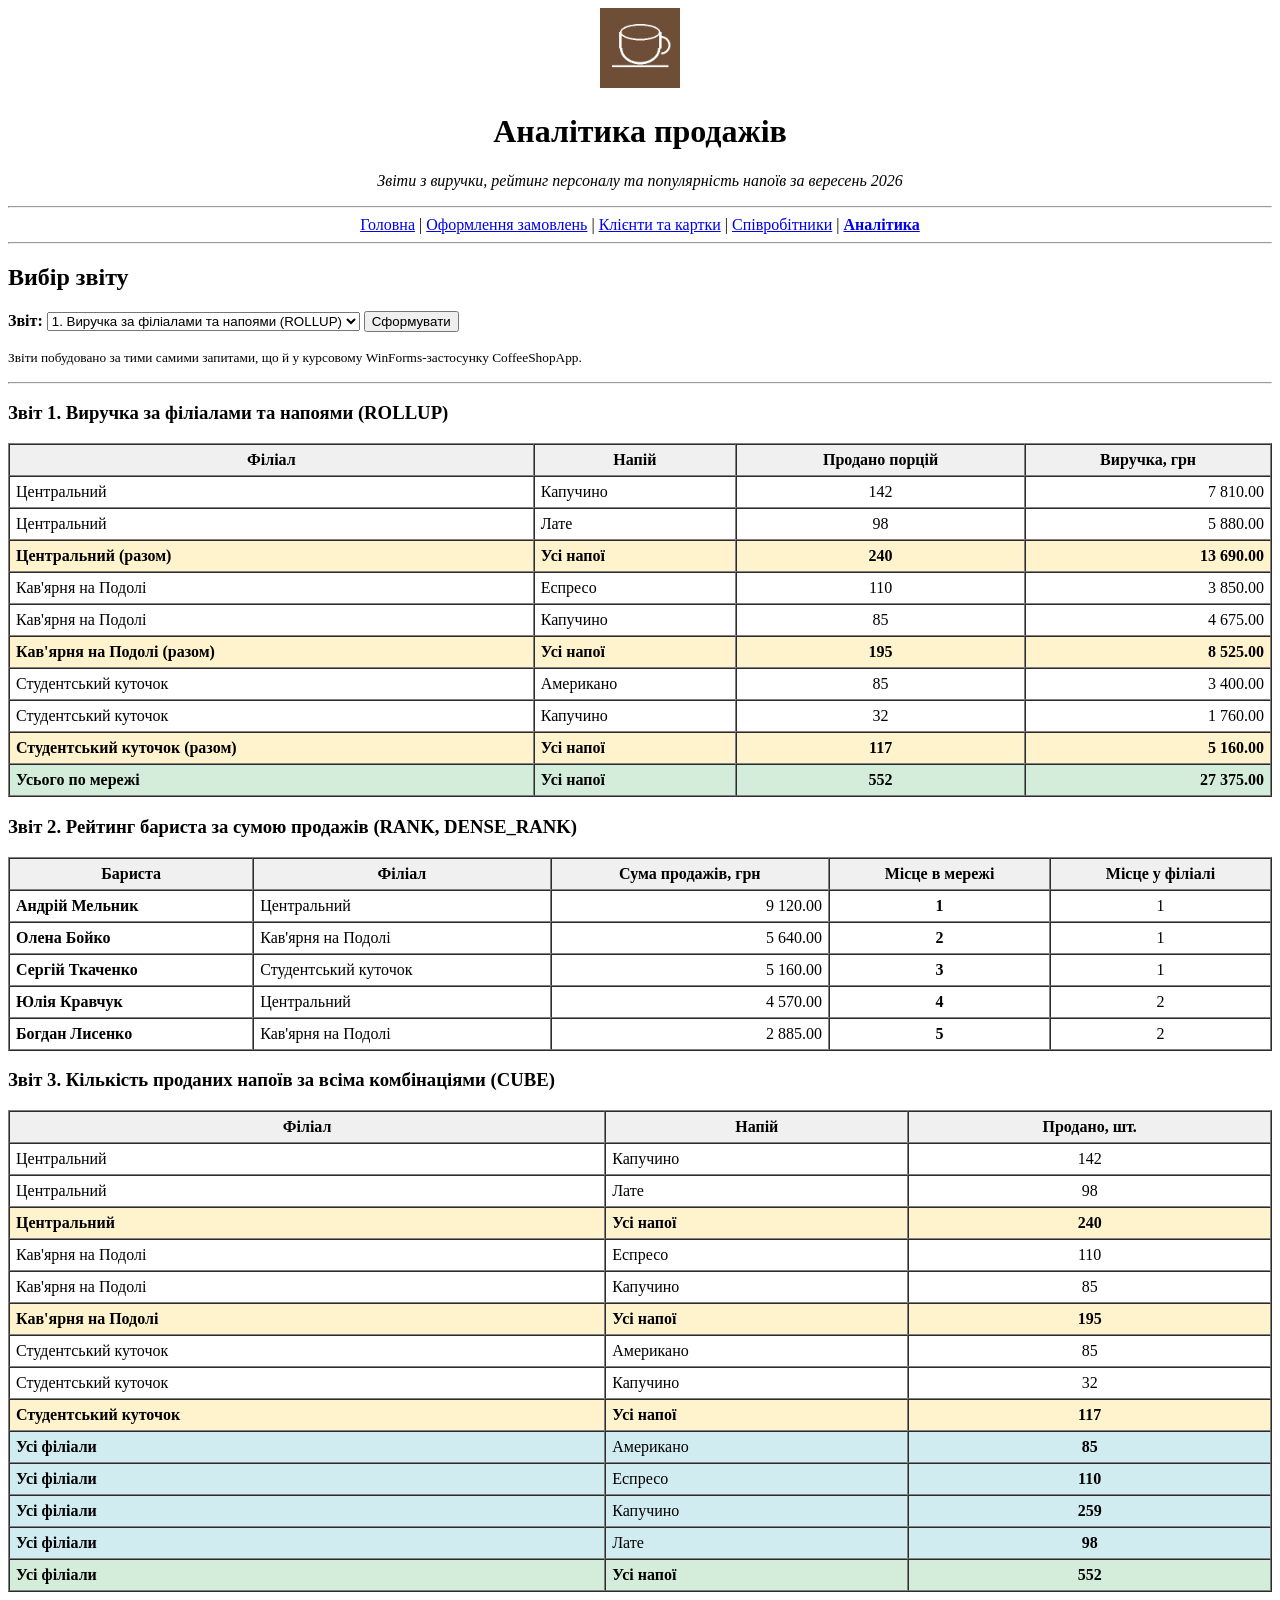
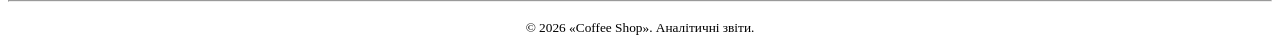
<file: Лаб 1/analytics.html>
<!DOCTYPE html>
<html lang="uk">
<head>
    <meta charset="UTF-8">
    <title>Coffee Shop - Аналітика</title>
</head>
<body>
    <header>
        <div align="center">
            <img src="img/coffee_logo.png" alt="Логотип Coffee Shop" width="80" height="80">
            <h1>Аналітика продажів</h1>
            <p><i>Звіти з виручки, рейтинг персоналу та популярність напоїв за вересень 2026</i></p>
        </div>
        <hr>
        <nav align="center">
            <a href="index.html">Головна</a> |
            <a href="orders.html">Оформлення замовлень</a> |
            <a href="customers.html">Клієнти та картки</a> |
            <a href="baristas.html">Співробітники</a> |
            <b><a href="analytics.html">Аналітика</a></b>
        </nav>
        <hr>
    </header>

    <main>
        <section>
            <h2>Вибір звіту</h2>
            <form id="report-form">
                <label for="query-select"><b>Звіт:</b></label>
                <select id="query-select">
                    <option value="rollup">1. Виручка за філіалами та напоями (ROLLUP)</option>
                    <option value="rank">2. Рейтинг бариста за сумою продажів (RANK)</option>
                    <option value="cube">3. Кількість проданих напоїв (CUBE)</option>
                </select>
                <button type="button" id="btn-run-query">Сформувати</button>
            </form>
            <p><small>Звіти побудовано за тими самими запитами, що й у курсовому WinForms-застосунку CoffeeShopApp.</small></p>
        </section>

        <hr>

        <section id="section-rollup">
            <h3>Звіт 1. Виручка за філіалами та напоями (ROLLUP)</h3>
            <table border="1" cellpadding="6" cellspacing="0" width="100%">
                <thead>
                    <tr bgcolor="#f0f0f0">
                        <th>Філіал</th>
                        <th>Напій</th>
                        <th>Продано порцій</th>
                        <th>Виручка, грн</th>
                    </tr>
                </thead>
                <tbody>
                    <tr>
                        <td>Центральний</td>
                        <td>Капучино</td>
                        <td align="center">142</td>
                        <td align="right">7 810.00</td>
                    </tr>
                    <tr>
                        <td>Центральний</td>
                        <td>Лате</td>
                        <td align="center">98</td>
                        <td align="right">5 880.00</td>
                    </tr>
                    <tr bgcolor="#fff3cd">
                        <td><b>Центральний (разом)</b></td>
                        <td><b>Усі напої</b></td>
                        <td align="center"><b>240</b></td>
                        <td align="right"><b>13 690.00</b></td>
                    </tr>
                    <tr>
                        <td>Кав'ярня на Подолі</td>
                        <td>Еспресо</td>
                        <td align="center">110</td>
                        <td align="right">3 850.00</td>
                    </tr>
                    <tr>
                        <td>Кав'ярня на Подолі</td>
                        <td>Капучино</td>
                        <td align="center">85</td>
                        <td align="right">4 675.00</td>
                    </tr>
                    <tr bgcolor="#fff3cd">
                        <td><b>Кав'ярня на Подолі (разом)</b></td>
                        <td><b>Усі напої</b></td>
                        <td align="center"><b>195</b></td>
                        <td align="right"><b>8 525.00</b></td>
                    </tr>
                    <tr>
                        <td>Студентський куточок</td>
                        <td>Американо</td>
                        <td align="center">85</td>
                        <td align="right">3 400.00</td>
                    </tr>
                    <tr>
                        <td>Студентський куточок</td>
                        <td>Капучино</td>
                        <td align="center">32</td>
                        <td align="right">1 760.00</td>
                    </tr>
                    <tr bgcolor="#fff3cd">
                        <td><b>Студентський куточок (разом)</b></td>
                        <td><b>Усі напої</b></td>
                        <td align="center"><b>117</b></td>
                        <td align="right"><b>5 160.00</b></td>
                    </tr>
                    <tr bgcolor="#d4edda">
                        <td><b>Усього по мережі</b></td>
                        <td><b>Усі напої</b></td>
                        <td align="center"><b>552</b></td>
                        <td align="right"><b>27 375.00</b></td>
                    </tr>
                </tbody>
            </table>
        </section>

        <section id="section-rank">
            <h3>Звіт 2. Рейтинг бариста за сумою продажів (RANK, DENSE_RANK)</h3>
            <table border="1" cellpadding="6" cellspacing="0" width="100%">
                <thead>
                    <tr bgcolor="#f0f0f0">
                        <th>Бариста</th>
                        <th>Філіал</th>
                        <th>Сума продажів, грн</th>
                        <th>Місце в мережі</th>
                        <th>Місце у філіалі</th>
                    </tr>
                </thead>
                <tbody>
                    <tr>
                        <td><b>Андрій Мельник</b></td>
                        <td>Центральний</td>
                        <td align="right">9 120.00</td>
                        <td align="center"><b>1</b></td>
                        <td align="center">1</td>
                    </tr>
                    <tr>
                        <td><b>Олена Бойко</b></td>
                        <td>Кав'ярня на Подолі</td>
                        <td align="right">5 640.00</td>
                        <td align="center"><b>2</b></td>
                        <td align="center">1</td>
                    </tr>
                    <tr>
                        <td><b>Сергій Ткаченко</b></td>
                        <td>Студентський куточок</td>
                        <td align="right">5 160.00</td>
                        <td align="center"><b>3</b></td>
                        <td align="center">1</td>
                    </tr>
                    <tr>
                        <td><b>Юлія Кравчук</b></td>
                        <td>Центральний</td>
                        <td align="right">4 570.00</td>
                        <td align="center"><b>4</b></td>
                        <td align="center">2</td>
                    </tr>
                    <tr>
                        <td><b>Богдан Лисенко</b></td>
                        <td>Кав'ярня на Подолі</td>
                        <td align="right">2 885.00</td>
                        <td align="center"><b>5</b></td>
                        <td align="center">2</td>
                    </tr>
                </tbody>
            </table>
        </section>

        <section id="section-cube">
            <h3>Звіт 3. Кількість проданих напоїв за всіма комбінаціями (CUBE)</h3>
            <table border="1" cellpadding="6" cellspacing="0" width="100%">
                <thead>
                    <tr bgcolor="#f0f0f0">
                        <th>Філіал</th>
                        <th>Напій</th>
                        <th>Продано, шт.</th>
                    </tr>
                </thead>
                <tbody>
                    <tr><td>Центральний</td><td>Капучино</td><td align="center">142</td></tr>
                    <tr><td>Центральний</td><td>Лате</td><td align="center">98</td></tr>
                    <tr bgcolor="#fff3cd"><td><b>Центральний</b></td><td><b>Усі напої</b></td><td align="center"><b>240</b></td></tr>
                    <tr><td>Кав'ярня на Подолі</td><td>Еспресо</td><td align="center">110</td></tr>
                    <tr><td>Кав'ярня на Подолі</td><td>Капучино</td><td align="center">85</td></tr>
                    <tr bgcolor="#fff3cd"><td><b>Кав'ярня на Подолі</b></td><td><b>Усі напої</b></td><td align="center"><b>195</b></td></tr>
                    <tr><td>Студентський куточок</td><td>Американо</td><td align="center">85</td></tr>
                    <tr><td>Студентський куточок</td><td>Капучино</td><td align="center">32</td></tr>
                    <tr bgcolor="#fff3cd"><td><b>Студентський куточок</b></td><td><b>Усі напої</b></td><td align="center"><b>117</b></td></tr>
                    <tr bgcolor="#d1ecf1"><td><b>Усі філіали</b></td><td>Американо</td><td align="center"><b>85</b></td></tr>
                    <tr bgcolor="#d1ecf1"><td><b>Усі філіали</b></td><td>Еспресо</td><td align="center"><b>110</b></td></tr>
                    <tr bgcolor="#d1ecf1"><td><b>Усі філіали</b></td><td>Капучино</td><td align="center"><b>259</b></td></tr>
                    <tr bgcolor="#d1ecf1"><td><b>Усі філіали</b></td><td>Лате</td><td align="center"><b>98</b></td></tr>
                    <tr bgcolor="#d4edda"><td><b>Усі філіали</b></td><td><b>Усі напої</b></td><td align="center"><b>552</b></td></tr>
                </tbody>
            </table>
        </section>
    </main>

    <hr>

    <footer>
        <p align="center"><small>&copy; 2026 «Coffee Shop». Аналітичні звіти.</small></p>
    </footer>
</body>
</html>
</file>
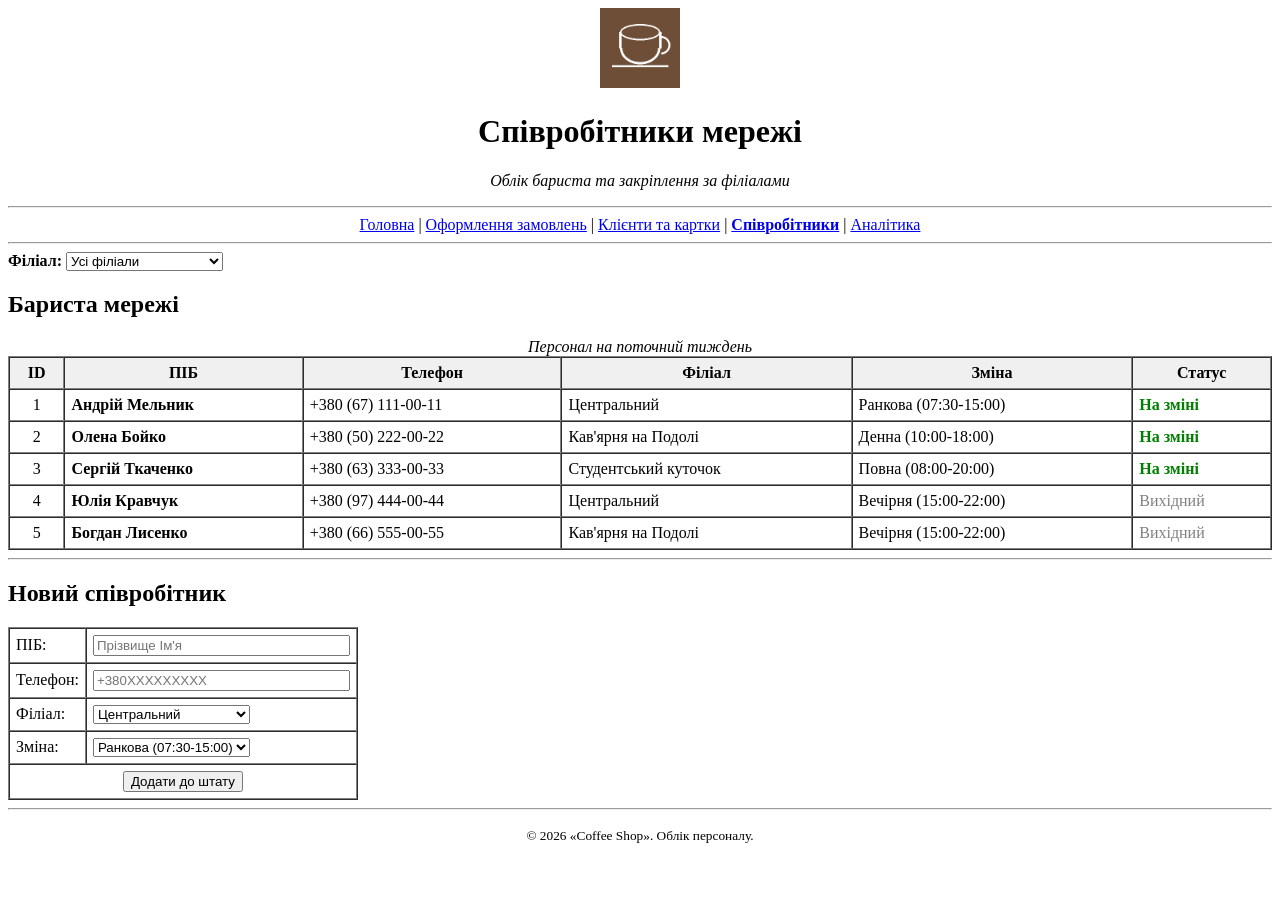
<file: Лаб 1/baristas.html>
<!DOCTYPE html>
<html lang="uk">
<head>
    <meta charset="UTF-8">
    <title>Coffee Shop - Співробітники</title>
</head>
<body>
    <header>
        <div align="center">
            <img src="img/coffee_logo.png" alt="Логотип Coffee Shop" width="80" height="80">
            <h1>Співробітники мережі</h1>
            <p><i>Облік бариста та закріплення за філіалами</i></p>
        </div>
        <hr>
        <nav align="center">
            <a href="index.html">Головна</a> |
            <a href="orders.html">Оформлення замовлень</a> |
            <a href="customers.html">Клієнти та картки</a> |
            <b><a href="baristas.html">Співробітники</a></b> |
            <a href="analytics.html">Аналітика</a>
        </nav>
        <hr>
    </header>

    <main>
        <section>
            <form id="filter-form">
                <label for="filter-shop"><b>Філіал:</b></label>
                <select id="filter-shop">
                    <option value="all">Усі філіали</option>
                    <option value="Центральний">Центральний</option>
                    <option value="Кав'ярня на Подолі">Кав'ярня на Подолі</option>
                    <option value="Студентський куточок">Студентський куточок</option>
                </select>
            </form>
        </section>

        <section>
            <h2>Бариста мережі</h2>
            <table border="1" cellpadding="6" cellspacing="0" width="100%" id="baristas-table">
                <caption><i>Персонал на поточний тиждень</i></caption>
                <thead>
                    <tr bgcolor="#f0f0f0">
                        <th>ID</th>
                        <th>ПІБ</th>
                        <th>Телефон</th>
                        <th>Філіал</th>
                        <th>Зміна</th>
                        <th>Статус</th>
                    </tr>
                </thead>
                <tbody id="baristas-tbody">
                    <tr>
                        <td align="center">1</td>
                        <td><b>Андрій Мельник</b></td>
                        <td>+380 (67) 111-00-11</td>
                        <td>Центральний</td>
                        <td>Ранкова (07:30-15:00)</td>
                        <td><font color="green"><b>На зміні</b></font></td>
                    </tr>
                    <tr>
                        <td align="center">2</td>
                        <td><b>Олена Бойко</b></td>
                        <td>+380 (50) 222-00-22</td>
                        <td>Кав'ярня на Подолі</td>
                        <td>Денна (10:00-18:00)</td>
                        <td><font color="green"><b>На зміні</b></font></td>
                    </tr>
                    <tr>
                        <td align="center">3</td>
                        <td><b>Сергій Ткаченко</b></td>
                        <td>+380 (63) 333-00-33</td>
                        <td>Студентський куточок</td>
                        <td>Повна (08:00-20:00)</td>
                        <td><font color="green"><b>На зміні</b></font></td>
                    </tr>
                    <tr>
                        <td align="center">4</td>
                        <td><b>Юлія Кравчук</b></td>
                        <td>+380 (97) 444-00-44</td>
                        <td>Центральний</td>
                        <td>Вечірня (15:00-22:00)</td>
                        <td><font color="gray">Вихідний</font></td>
                    </tr>
                    <tr>
                        <td align="center">5</td>
                        <td><b>Богдан Лисенко</b></td>
                        <td>+380 (66) 555-00-55</td>
                        <td>Кав'ярня на Подолі</td>
                        <td>Вечірня (15:00-22:00)</td>
                        <td><font color="gray">Вихідний</font></td>
                    </tr>
                </tbody>
            </table>
        </section>

        <hr>

        <section>
            <h2>Новий співробітник</h2>
            <form id="new-barista-form">
                <table border="1" cellpadding="6" cellspacing="0">
                    <tr>
                        <td><label for="barista-name">ПІБ:</label></td>
                        <td><input type="text" id="barista-name" required placeholder="Прізвище Ім'я" size="30"></td>
                    </tr>
                    <tr>
                        <td><label for="barista-phone">Телефон:</label></td>
                        <td><input type="tel" id="barista-phone" required placeholder="+380XXXXXXXXX" size="30"></td>
                    </tr>
                    <tr>
                        <td><label for="barista-shop">Філіал:</label></td>
                        <td>
                            <select id="barista-shop">
                                <option value="Центральний">Центральний</option>
                                <option value="Кав'ярня на Подолі">Кав'ярня на Подолі</option>
                                <option value="Студентський куточок">Студентський куточок</option>
                            </select>
                        </td>
                    </tr>
                    <tr>
                        <td><label for="barista-shift">Зміна:</label></td>
                        <td>
                            <select id="barista-shift">
                                <option value="Ранкова (07:30-15:00)">Ранкова (07:30-15:00)</option>
                                <option value="Денна (10:00-18:00)">Денна (10:00-18:00)</option>
                                <option value="Вечірня (15:00-22:00)">Вечірня (15:00-22:00)</option>
                                <option value="Повна (08:00-20:00)">Повна (08:00-20:00)</option>
                            </select>
                        </td>
                    </tr>
                    <tr>
                        <td colspan="2" align="center">
                            <button type="submit" id="btn-add-barista">Додати до штату</button>
                        </td>
                    </tr>
                </table>
            </form>
        </section>
    </main>

    <hr>

    <footer>
        <p align="center"><small>&copy; 2026 «Coffee Shop». Облік персоналу.</small></p>
    </footer>
</body>
</html>
</file>
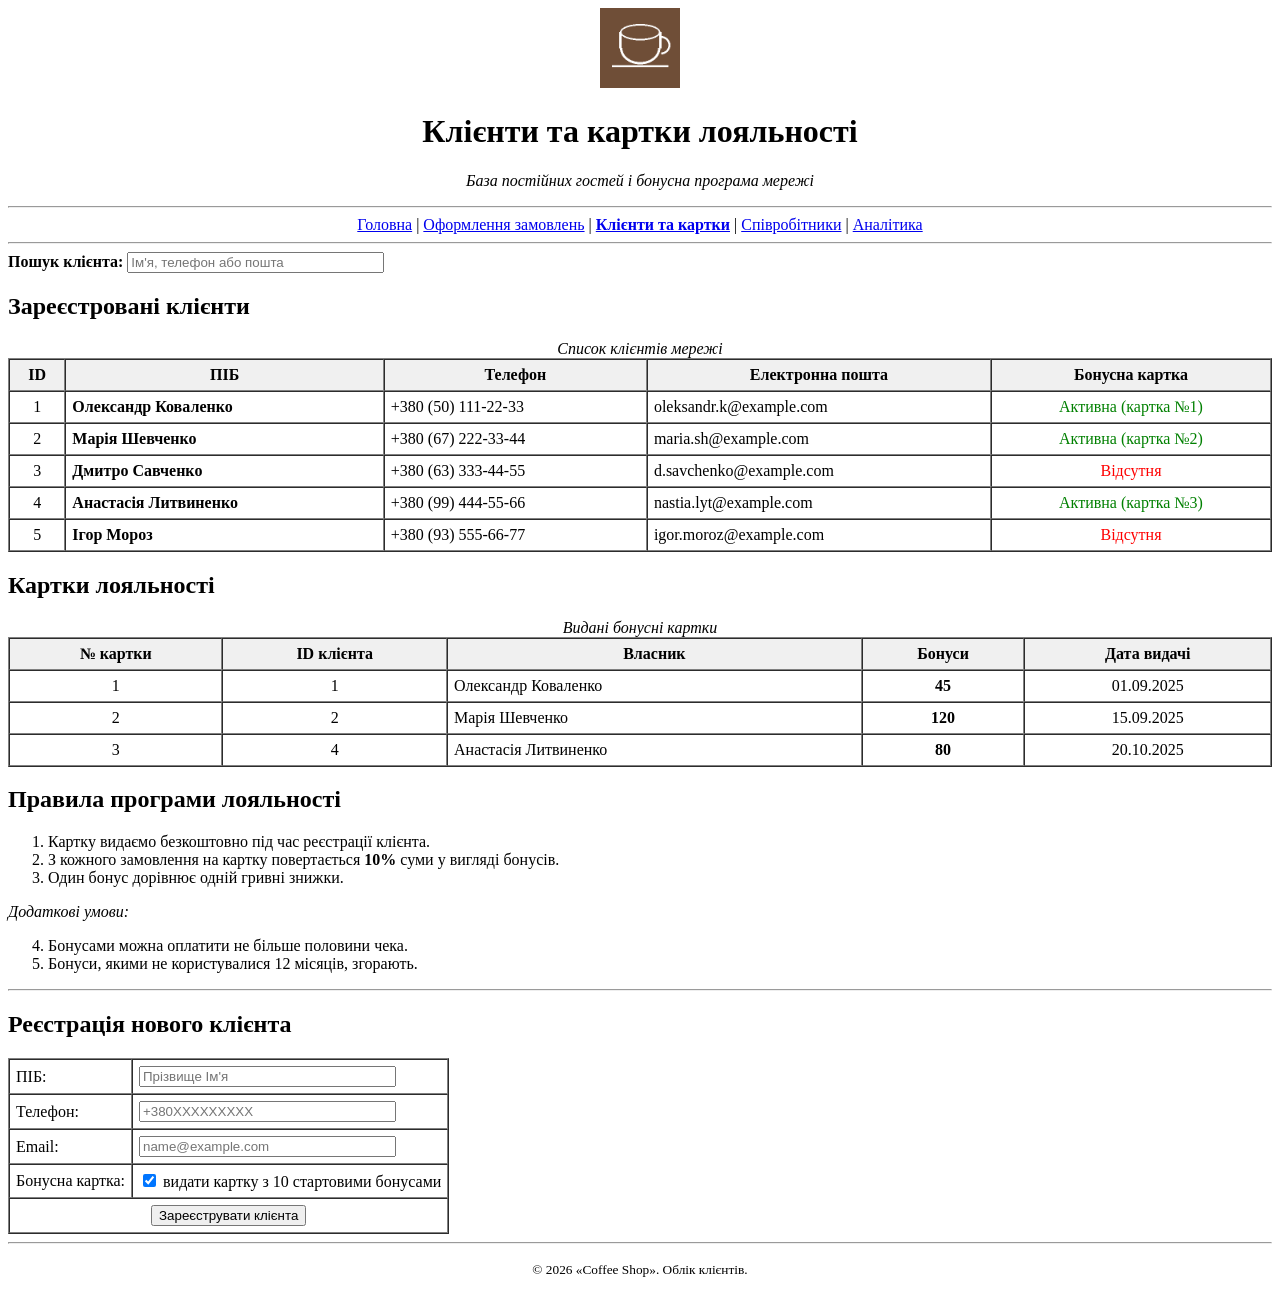
<file: Лаб 1/customers.html>
<!DOCTYPE html>
<html lang="uk">
<head>
    <meta charset="UTF-8">
    <title>Coffee Shop - Клієнти та картки</title>
</head>
<body>
    <header>
        <div align="center">
            <img src="img/coffee_logo.png" alt="Логотип Coffee Shop" width="80" height="80">
            <h1>Клієнти та картки лояльності</h1>
            <p><i>База постійних гостей і бонусна програма мережі</i></p>
        </div>
        <hr>
        <nav align="center">
            <a href="index.html">Головна</a> |
            <a href="orders.html">Оформлення замовлень</a> |
            <b><a href="customers.html">Клієнти та картки</a></b> |
            <a href="baristas.html">Співробітники</a> |
            <a href="analytics.html">Аналітика</a>
        </nav>
        <hr>
    </header>

    <main>
        <section>
            <form id="search-form">
                <label for="customer-search"><b>Пошук клієнта:</b></label>
                <input type="text" id="customer-search" placeholder="Ім'я, телефон або пошта" size="30">
            </form>
        </section>

        <section>
            <h2>Зареєстровані клієнти</h2>
            <table border="1" cellpadding="6" cellspacing="0" width="100%" id="customers-table">
                <caption><i>Список клієнтів мережі</i></caption>
                <thead>
                    <tr bgcolor="#f0f0f0">
                        <th>ID</th>
                        <th>ПІБ</th>
                        <th>Телефон</th>
                        <th>Електронна пошта</th>
                        <th>Бонусна картка</th>
                    </tr>
                </thead>
                <tbody id="customers-tbody">
                    <tr>
                        <td align="center">1</td>
                        <td><b>Олександр Коваленко</b></td>
                        <td>+380 (50) 111-22-33</td>
                        <td>oleksandr.k@example.com</td>
                        <td align="center"><font color="green">Активна (картка №1)</font></td>
                    </tr>
                    <tr>
                        <td align="center">2</td>
                        <td><b>Марія Шевченко</b></td>
                        <td>+380 (67) 222-33-44</td>
                        <td>maria.sh@example.com</td>
                        <td align="center"><font color="green">Активна (картка №2)</font></td>
                    </tr>
                    <tr>
                        <td align="center">3</td>
                        <td><b>Дмитро Савченко</b></td>
                        <td>+380 (63) 333-44-55</td>
                        <td>d.savchenko@example.com</td>
                        <td align="center"><font color="red">Відсутня</font></td>
                    </tr>
                    <tr>
                        <td align="center">4</td>
                        <td><b>Анастасія Литвиненко</b></td>
                        <td>+380 (99) 444-55-66</td>
                        <td>nastia.lyt@example.com</td>
                        <td align="center"><font color="green">Активна (картка №3)</font></td>
                    </tr>
                    <tr>
                        <td align="center">5</td>
                        <td><b>Ігор Мороз</b></td>
                        <td>+380 (93) 555-66-77</td>
                        <td>igor.moroz@example.com</td>
                        <td align="center"><font color="red">Відсутня</font></td>
                    </tr>
                </tbody>
            </table>
        </section>

        <section>
            <h2>Картки лояльності</h2>
            <table border="1" cellpadding="6" cellspacing="0" width="100%" id="cards-table">
                <caption><i>Видані бонусні картки</i></caption>
                <thead>
                    <tr bgcolor="#f0f0f0">
                        <th>№ картки</th>
                        <th>ID клієнта</th>
                        <th>Власник</th>
                        <th>Бонуси</th>
                        <th>Дата видачі</th>
                    </tr>
                </thead>
                <tbody id="cards-tbody">
                    <tr>
                        <td align="center">1</td>
                        <td align="center">1</td>
                        <td>Олександр Коваленко</td>
                        <td align="center"><b>45</b></td>
                        <td align="center">01.09.2025</td>
                    </tr>
                    <tr>
                        <td align="center">2</td>
                        <td align="center">2</td>
                        <td>Марія Шевченко</td>
                        <td align="center"><b>120</b></td>
                        <td align="center">15.09.2025</td>
                    </tr>
                    <tr>
                        <td align="center">3</td>
                        <td align="center">4</td>
                        <td>Анастасія Литвиненко</td>
                        <td align="center"><b>80</b></td>
                        <td align="center">20.10.2025</td>
                    </tr>
                </tbody>
            </table>
        </section>

        <section>
            <h2>Правила програми лояльності</h2>
            <ol>
                <li>Картку видаємо безкоштовно під час реєстрації клієнта.</li>
                <li>З кожного замовлення на картку повертається <b>10%</b> суми у вигляді бонусів.</li>
                <li>Один бонус дорівнює одній гривні знижки.</li>
            </ol>
            <p><i>Додаткові умови:</i></p>
            <ol start="4">
                <li>Бонусами можна оплатити не більше половини чека.</li>
                <li>Бонуси, якими не користувалися 12 місяців, згорають.</li>
            </ol>
        </section>

        <hr>

        <section>
            <h2>Реєстрація нового клієнта</h2>
            <form id="new-customer-form">
                <table border="1" cellpadding="6" cellspacing="0">
                    <tr>
                        <td><label for="cust-name">ПІБ:</label></td>
                        <td><input type="text" id="cust-name" required placeholder="Прізвище Ім'я" size="30"></td>
                    </tr>
                    <tr>
                        <td><label for="cust-phone">Телефон:</label></td>
                        <td><input type="tel" id="cust-phone" required placeholder="+380XXXXXXXXX" size="30"></td>
                    </tr>
                    <tr>
                        <td><label for="cust-email">Email:</label></td>
                        <td><input type="email" id="cust-email" required placeholder="name@example.com" size="30"></td>
                    </tr>
                    <tr>
                        <td>Бонусна картка:</td>
                        <td>
                            <input type="checkbox" id="cust-create-card" checked>
                            <label for="cust-create-card">видати картку з 10 стартовими бонусами</label>
                        </td>
                    </tr>
                    <tr>
                        <td colspan="2" align="center">
                            <button type="submit" id="btn-add-customer">Зареєструвати клієнта</button>
                        </td>
                    </tr>
                </table>
            </form>
        </section>
    </main>

    <hr>

    <footer>
        <p align="center"><small>&copy; 2026 «Coffee Shop». Облік клієнтів.</small></p>
    </footer>
</body>
</html>
</file>
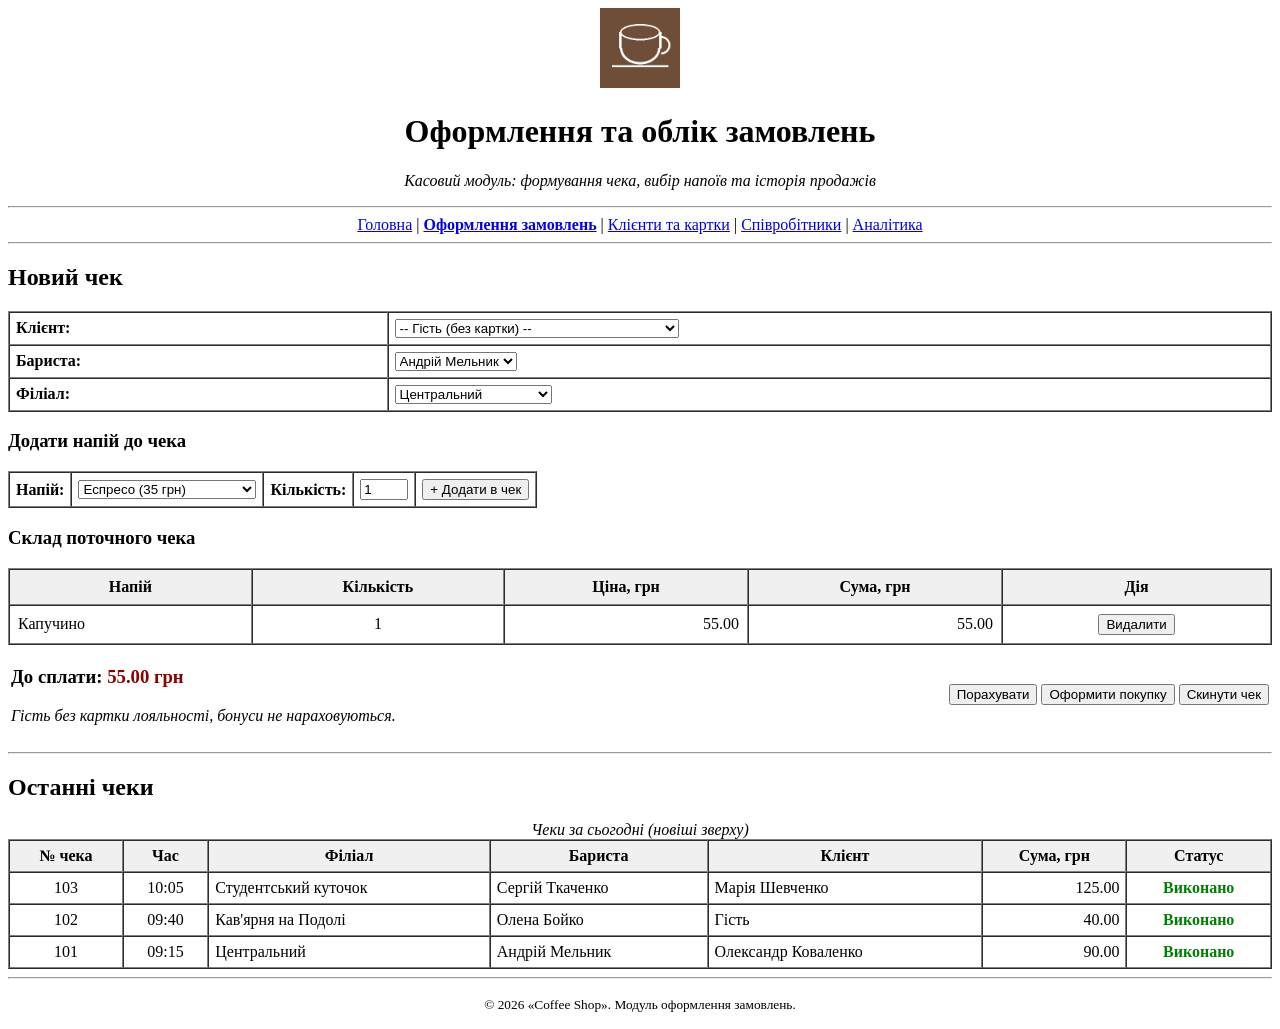
<file: Лаб 1/orders.html>
<!DOCTYPE html>
<html lang="uk">
<head>
    <meta charset="UTF-8">
    <title>Coffee Shop - Оформлення замовлень</title>
</head>
<body>
    <header>
        <div align="center">
            <img src="img/coffee_logo.png" alt="Логотип Coffee Shop" width="80" height="80">
            <h1>Оформлення та облік замовлень</h1>
            <p><i>Касовий модуль: формування чека, вибір напоїв та історія продажів</i></p>
        </div>
        <hr>
        <nav align="center">
            <a href="index.html">Головна</a> |
            <b><a href="orders.html">Оформлення замовлень</a></b> |
            <a href="customers.html">Клієнти та картки</a> |
            <a href="baristas.html">Співробітники</a> |
            <a href="analytics.html">Аналітика</a>
        </nav>
        <hr>
    </header>

    <main>
        <section>
            <h2>Новий чек</h2>
            <form id="order-form">
                <table border="1" cellpadding="6" cellspacing="0" width="100%">
                    <tr>
                        <td width="30%"><label for="cbCustomer"><b>Клієнт:</b></label></td>
                        <td>
                            <select id="cbCustomer" name="customer">
                                <option value="0">-- Гість (без картки) --</option>
                                <option value="1">Олександр Коваленко (картка: 45 бонусів)</option>
                                <option value="2">Марія Шевченко (картка: 120 бонусів)</option>
                                <option value="3">Дмитро Савченко (без картки)</option>
                                <option value="4">Анастасія Литвиненко (картка: 80 бонусів)</option>
                                <option value="5">Ігор Мороз (без картки)</option>
                            </select>
                        </td>
                    </tr>
                    <tr>
                        <td><label for="cbBarista"><b>Бариста:</b></label></td>
                        <td>
                            <select id="cbBarista" name="barista">
                                <option value="1">Андрій Мельник</option>
                                <option value="2">Олена Бойко</option>
                                <option value="3">Сергій Ткаченко</option>
                                <option value="4">Юлія Кравчук</option>
                                <option value="5">Богдан Лисенко</option>
                            </select>
                        </td>
                    </tr>
                    <tr>
                        <td><label for="cbShop"><b>Філіал:</b></label></td>
                        <td>
                            <select id="cbShop" name="shop">
                                <option value="1">Центральний</option>
                                <option value="2">Кав'ярня на Подолі</option>
                                <option value="3">Студентський куточок</option>
                            </select>
                        </td>
                    </tr>
                </table>

                <h3>Додати напій до чека</h3>
                <table border="1" cellpadding="6" cellspacing="0">
                    <tr>
                        <td><label for="select-drink"><b>Напій:</b></label></td>
                        <td>
                            <select id="select-drink">
                                <option value="35">Еспресо (35 грн)</option>
                                <option value="40">Американо (40 грн)</option>
                                <option value="55">Капучино (55 грн)</option>
                                <option value="60">Лате (60 грн)</option>
                                <option value="65">Флет вайт (65 грн)</option>
                                <option value="70">Лавандовий раф (70 грн)</option>
                                <option value="45">Круасан (45 грн)</option>
                            </select>
                        </td>
                        <td><label for="input-qty"><b>Кількість:</b></label></td>
                        <td><input type="number" id="input-qty" value="1" min="1" max="50" size="4"></td>
                        <td><button type="button" id="btn-add-item">+ Додати в чек</button></td>
                    </tr>
                </table>

                <h3>Склад поточного чека</h3>
                <table border="1" cellpadding="8" cellspacing="0" width="100%" id="order-items-table">
                    <thead>
                        <tr bgcolor="#f0f0f0">
                            <th>Напій</th>
                            <th>Кількість</th>
                            <th>Ціна, грн</th>
                            <th>Сума, грн</th>
                            <th>Дія</th>
                        </tr>
                    </thead>
                    <tbody id="order-items-tbody">
                        <tr>
                            <td>Капучино</td>
                            <td align="center">1</td>
                            <td align="right">55.00</td>
                            <td align="right">55.00</td>
                            <td align="center"><button type="button" class="btn-remove">Видалити</button></td>
                        </tr>
                    </tbody>
                </table>

                <table border="0" width="100%">
                    <tr>
                        <td>
                            <h3>До сплати: <font color="#8B0000"><span id="lbl-total">55.00 грн</span></font></h3>
                            <p id="bonus-info-label"><i>Гість без картки лояльності, бонуси не нараховуються.</i></p>
                        </td>
                        <td align="right">
                            <button type="button" id="btn-calculate">Порахувати</button>
                            <button type="submit" id="btn-save-order">Оформити покупку</button>
                            <button type="reset" id="btn-reset-order">Скинути чек</button>
                        </td>
                    </tr>
                </table>
            </form>
        </section>

        <hr>

        <section>
            <h2>Останні чеки</h2>
            <table border="1" cellpadding="6" cellspacing="0" width="100%" id="recent-orders-table">
                <caption><i>Чеки за сьогодні (новіші зверху)</i></caption>
                <thead>
                    <tr bgcolor="#f0f0f0">
                        <th>№ чека</th>
                        <th>Час</th>
                        <th>Філіал</th>
                        <th>Бариста</th>
                        <th>Клієнт</th>
                        <th>Сума, грн</th>
                        <th>Статус</th>
                    </tr>
                </thead>
                <tbody id="recent-orders-tbody">
                    <tr>
                        <td align="center">103</td>
                        <td align="center">10:05</td>
                        <td>Студентський куточок</td>
                        <td>Сергій Ткаченко</td>
                        <td>Марія Шевченко</td>
                        <td align="right">125.00</td>
                        <td align="center"><font color="green"><b>Виконано</b></font></td>
                    </tr>
                    <tr>
                        <td align="center">102</td>
                        <td align="center">09:40</td>
                        <td>Кав'ярня на Подолі</td>
                        <td>Олена Бойко</td>
                        <td>Гість</td>
                        <td align="right">40.00</td>
                        <td align="center"><font color="green"><b>Виконано</b></font></td>
                    </tr>
                    <tr>
                        <td align="center">101</td>
                        <td align="center">09:15</td>
                        <td>Центральний</td>
                        <td>Андрій Мельник</td>
                        <td>Олександр Коваленко</td>
                        <td align="right">90.00</td>
                        <td align="center"><font color="green"><b>Виконано</b></font></td>
                    </tr>
                </tbody>
            </table>
        </section>
    </main>

    <hr>

    <footer>
        <p align="center"><small>&copy; 2026 «Coffee Shop». Модуль оформлення замовлень.</small></p>
    </footer>
</body>
</html>
</file>
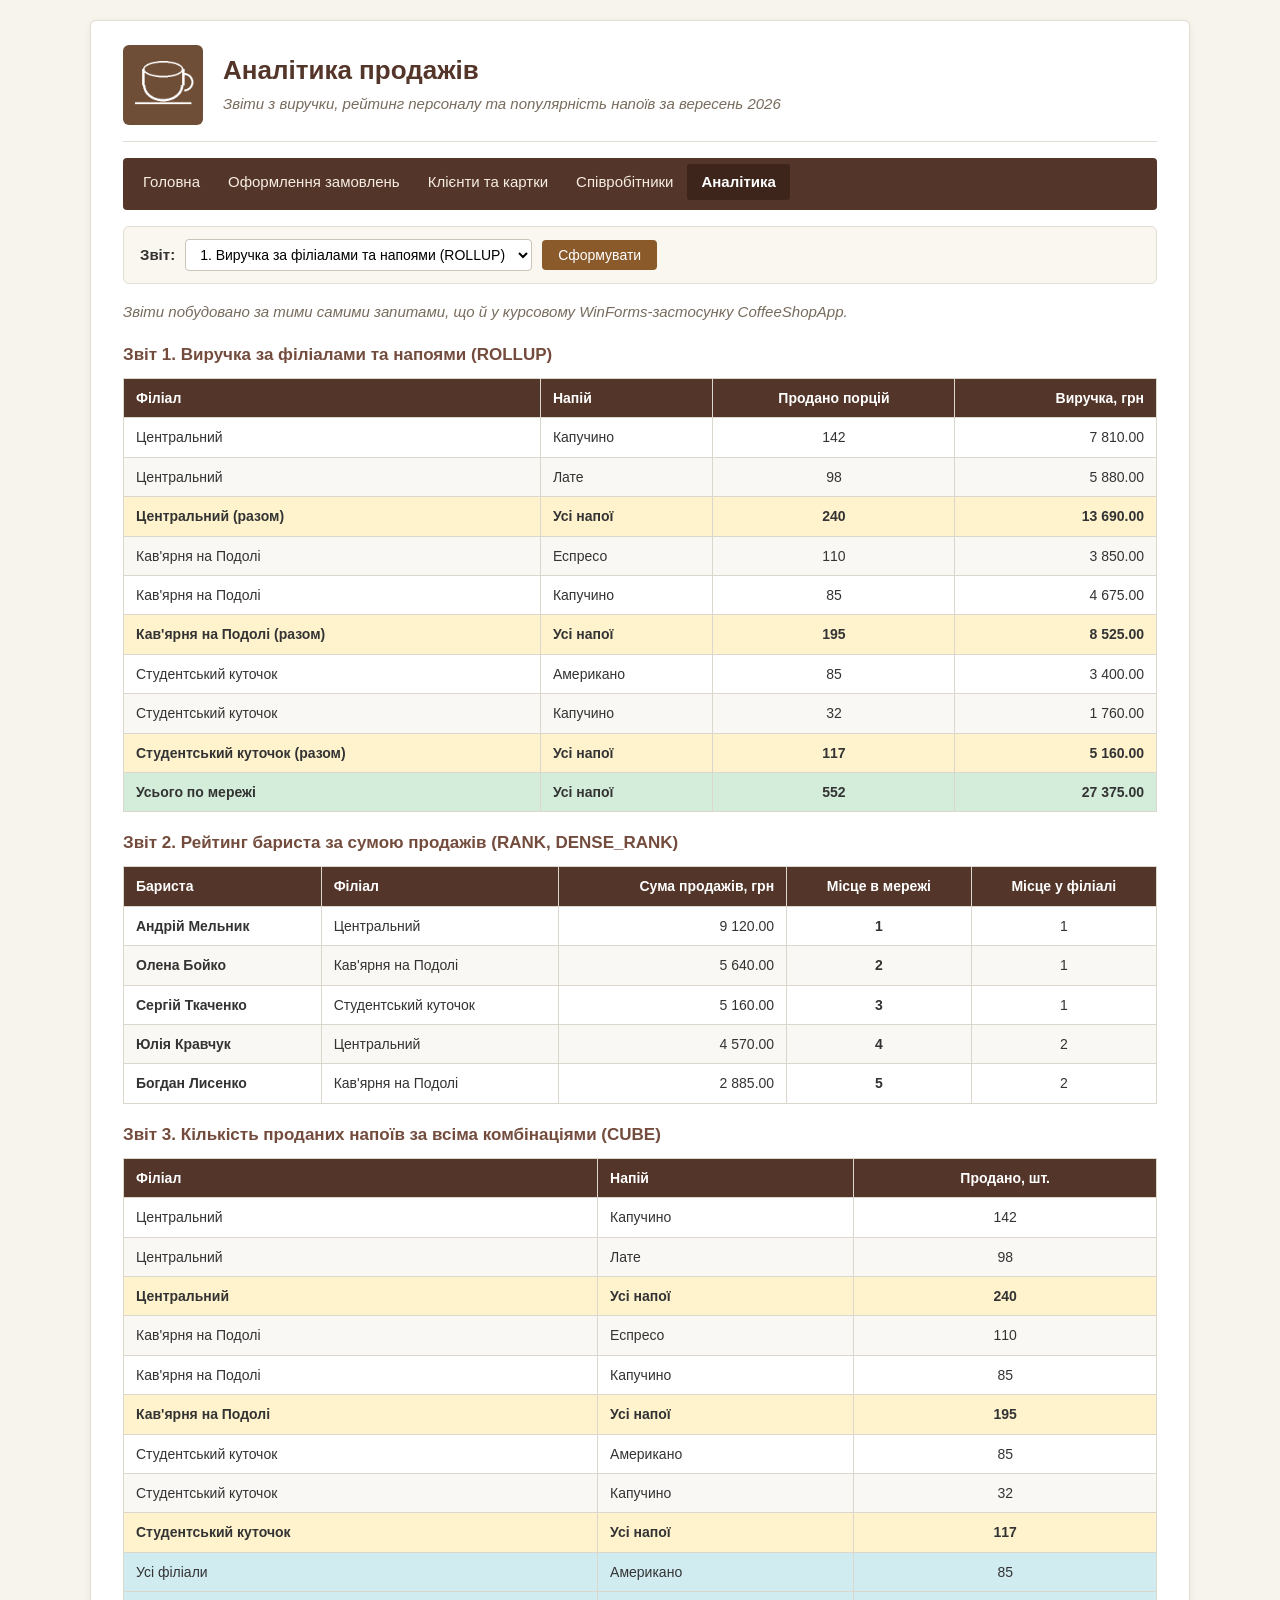
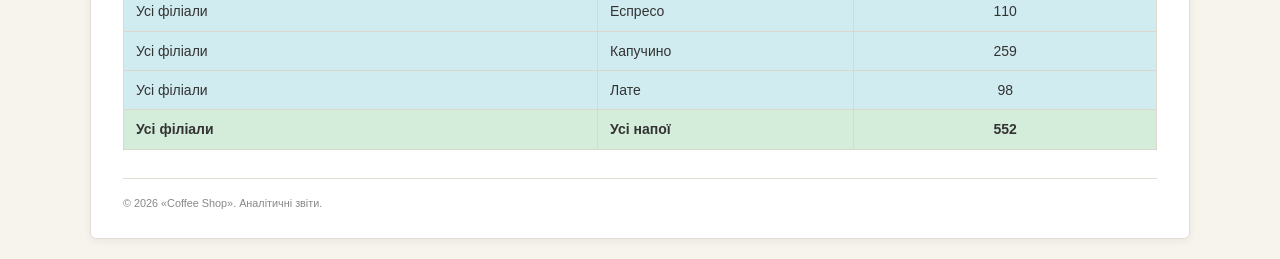
<file: Лаб 2/analytics.html>
<!DOCTYPE html>
<html lang="uk">
<head>
    <meta charset="UTF-8">
    <meta name="viewport" content="width=device-width, initial-scale=1">
    <title>Coffee Shop - Аналітика</title>
    <link rel="stylesheet" href="style.css">
</head>
<body>
    <div class="container">
        <header class="site-header">
            <img src="img/coffee_logo.png" alt="Логотип Coffee Shop" class="logo">
            <div>
                <h1>Аналітика продажів</h1>
                <p class="tagline">Звіти з виручки, рейтинг персоналу та популярність напоїв за вересень 2026</p>
            </div>
        </header>

        <nav class="main-nav">
            <ul>
                <li><a href="index.html">Головна</a></li>
                <li><a href="orders.html">Оформлення замовлень</a></li>
                <li><a href="customers.html">Клієнти та картки</a></li>
                <li><a href="baristas.html">Співробітники</a></li>
                <li><a href="analytics.html" class="active">Аналітика</a></li>
            </ul>
        </nav>

        <main>
            <form id="report-form" class="toolbar">
                <label for="query-select">Звіт:</label>
                <select id="query-select">
                    <option value="rollup">1. Виручка за філіалами та напоями (ROLLUP)</option>
                    <option value="rank">2. Рейтинг бариста за сумою продажів (RANK)</option>
                    <option value="cube">3. Кількість проданих напоїв (CUBE)</option>
                </select>
                <button type="button" id="btn-run-query" class="btn">Сформувати</button>
            </form>
            <p class="hint">Звіти побудовано за тими самими запитами, що й у курсовому WinForms-застосунку CoffeeShopApp.</p>

            <section id="section-rollup" class="report">
                <h3>Звіт 1. Виручка за філіалами та напоями (ROLLUP)</h3>
                <table class="data-table">
                    <thead>
                        <tr>
                            <th>Філіал</th>
                            <th>Напій</th>
                            <th class="center">Продано порцій</th>
                            <th class="num">Виручка, грн</th>
                        </tr>
                    </thead>
                    <tbody>
                        <tr>
                            <td>Центральний</td>
                            <td>Капучино</td>
                            <td class="center">142</td>
                            <td class="num">7 810.00</td>
                        </tr>
                        <tr>
                            <td>Центральний</td>
                            <td>Лате</td>
                            <td class="center">98</td>
                            <td class="num">5 880.00</td>
                        </tr>
                        <tr class="subtotal">
                            <td>Центральний (разом)</td>
                            <td>Усі напої</td>
                            <td class="center">240</td>
                            <td class="num">13 690.00</td>
                        </tr>
                        <tr>
                            <td>Кав'ярня на Подолі</td>
                            <td>Еспресо</td>
                            <td class="center">110</td>
                            <td class="num">3 850.00</td>
                        </tr>
                        <tr>
                            <td>Кав'ярня на Подолі</td>
                            <td>Капучино</td>
                            <td class="center">85</td>
                            <td class="num">4 675.00</td>
                        </tr>
                        <tr class="subtotal">
                            <td>Кав'ярня на Подолі (разом)</td>
                            <td>Усі напої</td>
                            <td class="center">195</td>
                            <td class="num">8 525.00</td>
                        </tr>
                        <tr>
                            <td>Студентський куточок</td>
                            <td>Американо</td>
                            <td class="center">85</td>
                            <td class="num">3 400.00</td>
                        </tr>
                        <tr>
                            <td>Студентський куточок</td>
                            <td>Капучино</td>
                            <td class="center">32</td>
                            <td class="num">1 760.00</td>
                        </tr>
                        <tr class="subtotal">
                            <td>Студентський куточок (разом)</td>
                            <td>Усі напої</td>
                            <td class="center">117</td>
                            <td class="num">5 160.00</td>
                        </tr>
                        <tr class="grand-total">
                            <td>Усього по мережі</td>
                            <td>Усі напої</td>
                            <td class="center">552</td>
                            <td class="num">27 375.00</td>
                        </tr>
                    </tbody>
                </table>
            </section>

            <section id="section-rank" class="report">
                <h3>Звіт 2. Рейтинг бариста за сумою продажів (RANK, DENSE_RANK)</h3>
                <table class="data-table">
                    <thead>
                        <tr>
                            <th>Бариста</th>
                            <th>Філіал</th>
                            <th class="num">Сума продажів, грн</th>
                            <th class="center">Місце в мережі</th>
                            <th class="center">Місце у філіалі</th>
                        </tr>
                    </thead>
                    <tbody>
                        <tr>
                            <td><b>Андрій Мельник</b></td>
                            <td>Центральний</td>
                            <td class="num">9 120.00</td>
                            <td class="center"><b>1</b></td>
                            <td class="center">1</td>
                        </tr>
                        <tr>
                            <td><b>Олена Бойко</b></td>
                            <td>Кав'ярня на Подолі</td>
                            <td class="num">5 640.00</td>
                            <td class="center"><b>2</b></td>
                            <td class="center">1</td>
                        </tr>
                        <tr>
                            <td><b>Сергій Ткаченко</b></td>
                            <td>Студентський куточок</td>
                            <td class="num">5 160.00</td>
                            <td class="center"><b>3</b></td>
                            <td class="center">1</td>
                        </tr>
                        <tr>
                            <td><b>Юлія Кравчук</b></td>
                            <td>Центральний</td>
                            <td class="num">4 570.00</td>
                            <td class="center"><b>4</b></td>
                            <td class="center">2</td>
                        </tr>
                        <tr>
                            <td><b>Богдан Лисенко</b></td>
                            <td>Кав'ярня на Подолі</td>
                            <td class="num">2 885.00</td>
                            <td class="center"><b>5</b></td>
                            <td class="center">2</td>
                        </tr>
                    </tbody>
                </table>
            </section>

            <section id="section-cube" class="report">
                <h3>Звіт 3. Кількість проданих напоїв за всіма комбінаціями (CUBE)</h3>
                <table class="data-table">
                    <thead>
                        <tr>
                            <th>Філіал</th>
                            <th>Напій</th>
                            <th class="center">Продано, шт.</th>
                        </tr>
                    </thead>
                    <tbody>
                        <tr><td>Центральний</td><td>Капучино</td><td class="center">142</td></tr>
                        <tr><td>Центральний</td><td>Лате</td><td class="center">98</td></tr>
                        <tr class="subtotal"><td>Центральний</td><td>Усі напої</td><td class="center">240</td></tr>
                        <tr><td>Кав'ярня на Подолі</td><td>Еспресо</td><td class="center">110</td></tr>
                        <tr><td>Кав'ярня на Подолі</td><td>Капучино</td><td class="center">85</td></tr>
                        <tr class="subtotal"><td>Кав'ярня на Подолі</td><td>Усі напої</td><td class="center">195</td></tr>
                        <tr><td>Студентський куточок</td><td>Американо</td><td class="center">85</td></tr>
                        <tr><td>Студентський куточок</td><td>Капучино</td><td class="center">32</td></tr>
                        <tr class="subtotal"><td>Студентський куточок</td><td>Усі напої</td><td class="center">117</td></tr>
                        <tr class="cube-total"><td>Усі філіали</td><td>Американо</td><td class="center">85</td></tr>
                        <tr class="cube-total"><td>Усі філіали</td><td>Еспресо</td><td class="center">110</td></tr>
                        <tr class="cube-total"><td>Усі філіали</td><td>Капучино</td><td class="center">259</td></tr>
                        <tr class="cube-total"><td>Усі філіали</td><td>Лате</td><td class="center">98</td></tr>
                        <tr class="grand-total"><td>Усі філіали</td><td>Усі напої</td><td class="center">552</td></tr>
                    </tbody>
                </table>
            </section>
        </main>

        <footer class="site-footer">
            <p><small>&copy; 2026 «Coffee Shop». Аналітичні звіти.</small></p>
        </footer>
    </div>
</body>
</html>
</file>
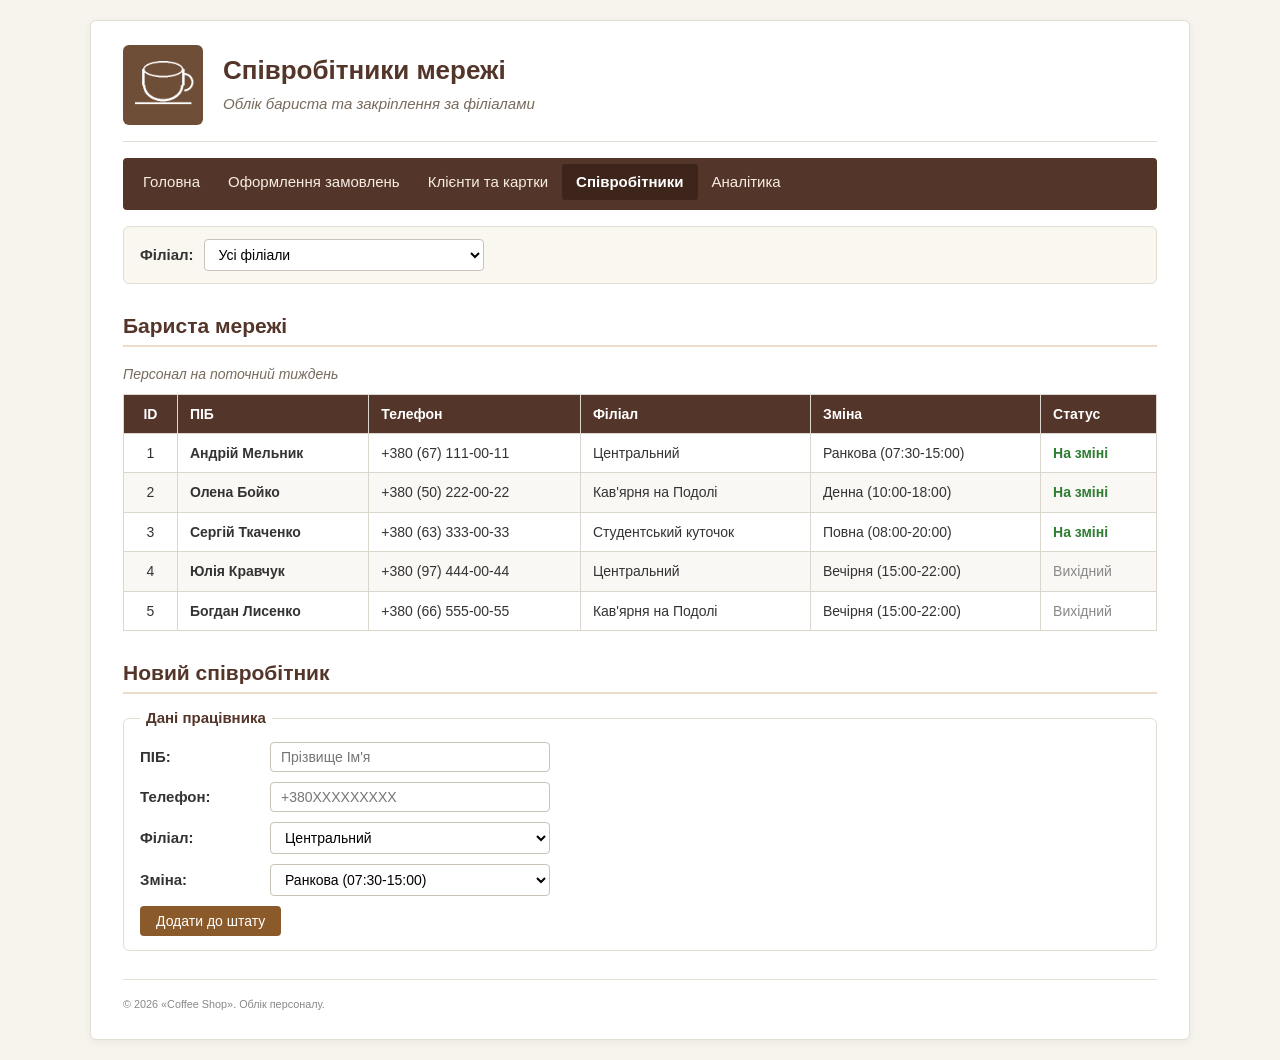
<file: Лаб 2/baristas.html>
<!DOCTYPE html>
<html lang="uk">
<head>
    <meta charset="UTF-8">
    <meta name="viewport" content="width=device-width, initial-scale=1">
    <title>Coffee Shop - Співробітники</title>
    <link rel="stylesheet" href="style.css">
</head>
<body>
    <div class="container">
        <header class="site-header">
            <img src="img/coffee_logo.png" alt="Логотип Coffee Shop" class="logo">
            <div>
                <h1>Співробітники мережі</h1>
                <p class="tagline">Облік бариста та закріплення за філіалами</p>
            </div>
        </header>

        <nav class="main-nav">
            <ul>
                <li><a href="index.html">Головна</a></li>
                <li><a href="orders.html">Оформлення замовлень</a></li>
                <li><a href="customers.html">Клієнти та картки</a></li>
                <li><a href="baristas.html" class="active">Співробітники</a></li>
                <li><a href="analytics.html">Аналітика</a></li>
            </ul>
        </nav>

        <main>
            <form id="filter-form" class="toolbar">
                <label for="filter-shop">Філіал:</label>
                <select id="filter-shop">
                    <option value="all">Усі філіали</option>
                    <option value="Центральний">Центральний</option>
                    <option value="Кав'ярня на Подолі">Кав'ярня на Подолі</option>
                    <option value="Студентський куточок">Студентський куточок</option>
                </select>
            </form>

            <section>
                <h2>Бариста мережі</h2>
                <table class="data-table" id="baristas-table">
                    <caption>Персонал на поточний тиждень</caption>
                    <thead>
                        <tr>
                            <th class="center">ID</th>
                            <th>ПІБ</th>
                            <th>Телефон</th>
                            <th>Філіал</th>
                            <th>Зміна</th>
                            <th>Статус</th>
                        </tr>
                    </thead>
                    <tbody id="baristas-tbody">
                        <tr>
                            <td class="center">1</td>
                            <td><b>Андрій Мельник</b></td>
                            <td>+380 (67) 111-00-11</td>
                            <td>Центральний</td>
                            <td>Ранкова (07:30-15:00)</td>
                            <td><span class="status-ok">На зміні</span></td>
                        </tr>
                        <tr>
                            <td class="center">2</td>
                            <td><b>Олена Бойко</b></td>
                            <td>+380 (50) 222-00-22</td>
                            <td>Кав'ярня на Подолі</td>
                            <td>Денна (10:00-18:00)</td>
                            <td><span class="status-ok">На зміні</span></td>
                        </tr>
                        <tr>
                            <td class="center">3</td>
                            <td><b>Сергій Ткаченко</b></td>
                            <td>+380 (63) 333-00-33</td>
                            <td>Студентський куточок</td>
                            <td>Повна (08:00-20:00)</td>
                            <td><span class="status-ok">На зміні</span></td>
                        </tr>
                        <tr>
                            <td class="center">4</td>
                            <td><b>Юлія Кравчук</b></td>
                            <td>+380 (97) 444-00-44</td>
                            <td>Центральний</td>
                            <td>Вечірня (15:00-22:00)</td>
                            <td><span class="status-off">Вихідний</span></td>
                        </tr>
                        <tr>
                            <td class="center">5</td>
                            <td><b>Богдан Лисенко</b></td>
                            <td>+380 (66) 555-00-55</td>
                            <td>Кав'ярня на Подолі</td>
                            <td>Вечірня (15:00-22:00)</td>
                            <td><span class="status-off">Вихідний</span></td>
                        </tr>
                    </tbody>
                </table>
            </section>

            <section>
                <h2>Новий співробітник</h2>
                <form id="new-barista-form">
                    <fieldset>
                        <legend>Дані працівника</legend>
                        <div class="form-row">
                            <label for="barista-name">ПІБ:</label>
                            <input type="text" id="barista-name" required placeholder="Прізвище Ім'я">
                        </div>
                        <div class="form-row">
                            <label for="barista-phone">Телефон:</label>
                            <input type="tel" id="barista-phone" required placeholder="+380XXXXXXXXX">
                        </div>
                        <div class="form-row">
                            <label for="barista-shop">Філіал:</label>
                            <select id="barista-shop">
                                <option value="Центральний">Центральний</option>
                                <option value="Кав'ярня на Подолі">Кав'ярня на Подолі</option>
                                <option value="Студентський куточок">Студентський куточок</option>
                            </select>
                        </div>
                        <div class="form-row">
                            <label for="barista-shift">Зміна:</label>
                            <select id="barista-shift">
                                <option value="Ранкова (07:30-15:00)">Ранкова (07:30-15:00)</option>
                                <option value="Денна (10:00-18:00)">Денна (10:00-18:00)</option>
                                <option value="Вечірня (15:00-22:00)">Вечірня (15:00-22:00)</option>
                                <option value="Повна (08:00-20:00)">Повна (08:00-20:00)</option>
                            </select>
                        </div>
                        <div class="form-row">
                            <button type="submit" id="btn-add-barista" class="btn">Додати до штату</button>
                        </div>
                    </fieldset>
                </form>
            </section>
        </main>

        <footer class="site-footer">
            <p><small>&copy; 2026 «Coffee Shop». Облік персоналу.</small></p>
        </footer>
    </div>
</body>
</html>
</file>
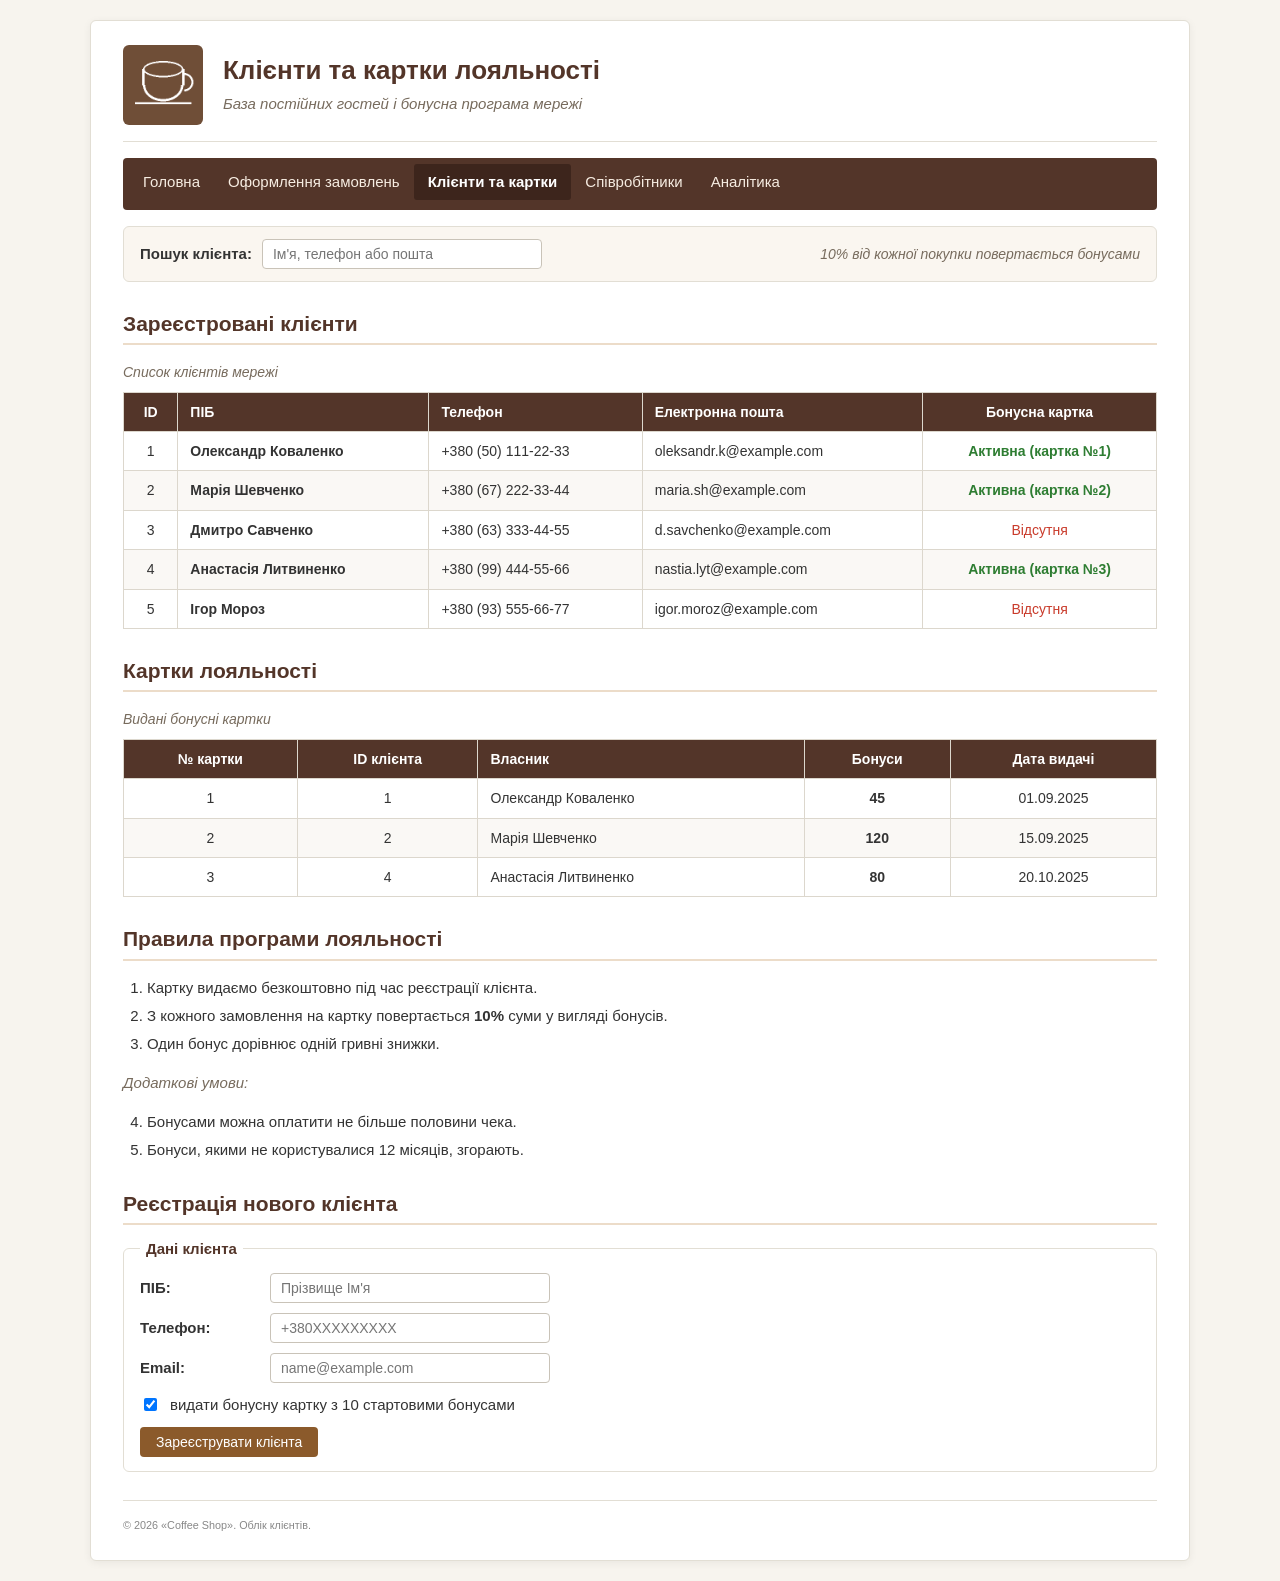
<file: Лаб 2/customers.html>
<!DOCTYPE html>
<html lang="uk">
<head>
    <meta charset="UTF-8">
    <meta name="viewport" content="width=device-width, initial-scale=1">
    <title>Coffee Shop - Клієнти та картки</title>
    <link rel="stylesheet" href="style.css">
</head>
<body>
    <div class="container">
        <header class="site-header">
            <img src="img/coffee_logo.png" alt="Логотип Coffee Shop" class="logo">
            <div>
                <h1>Клієнти та картки лояльності</h1>
                <p class="tagline">База постійних гостей і бонусна програма мережі</p>
            </div>
        </header>

        <nav class="main-nav">
            <ul>
                <li><a href="index.html">Головна</a></li>
                <li><a href="orders.html">Оформлення замовлень</a></li>
                <li><a href="customers.html" class="active">Клієнти та картки</a></li>
                <li><a href="baristas.html">Співробітники</a></li>
                <li><a href="analytics.html">Аналітика</a></li>
            </ul>
        </nav>

        <main>
            <form id="search-form" class="toolbar">
                <label for="customer-search">Пошук клієнта:</label>
                <input type="text" id="customer-search" placeholder="Ім'я, телефон або пошта">
                <p class="toolbar-note">10% від кожної покупки повертається бонусами</p>
            </form>

            <section>
                <h2>Зареєстровані клієнти</h2>
                <table class="data-table" id="customers-table">
                    <caption>Список клієнтів мережі</caption>
                    <thead>
                        <tr>
                            <th class="center">ID</th>
                            <th>ПІБ</th>
                            <th>Телефон</th>
                            <th>Електронна пошта</th>
                            <th class="center">Бонусна картка</th>
                        </tr>
                    </thead>
                    <tbody id="customers-tbody">
                        <tr>
                            <td class="center">1</td>
                            <td><b>Олександр Коваленко</b></td>
                            <td>+380 (50) 111-22-33</td>
                            <td>oleksandr.k@example.com</td>
                            <td class="center"><span class="status-ok">Активна (картка №1)</span></td>
                        </tr>
                        <tr>
                            <td class="center">2</td>
                            <td><b>Марія Шевченко</b></td>
                            <td>+380 (67) 222-33-44</td>
                            <td>maria.sh@example.com</td>
                            <td class="center"><span class="status-ok">Активна (картка №2)</span></td>
                        </tr>
                        <tr>
                            <td class="center">3</td>
                            <td><b>Дмитро Савченко</b></td>
                            <td>+380 (63) 333-44-55</td>
                            <td>d.savchenko@example.com</td>
                            <td class="center"><span class="status-bad">Відсутня</span></td>
                        </tr>
                        <tr>
                            <td class="center">4</td>
                            <td><b>Анастасія Литвиненко</b></td>
                            <td>+380 (99) 444-55-66</td>
                            <td>nastia.lyt@example.com</td>
                            <td class="center"><span class="status-ok">Активна (картка №3)</span></td>
                        </tr>
                        <tr>
                            <td class="center">5</td>
                            <td><b>Ігор Мороз</b></td>
                            <td>+380 (93) 555-66-77</td>
                            <td>igor.moroz@example.com</td>
                            <td class="center"><span class="status-bad">Відсутня</span></td>
                        </tr>
                    </tbody>
                </table>
            </section>

            <section>
                <h2>Картки лояльності</h2>
                <table class="data-table" id="cards-table">
                    <caption>Видані бонусні картки</caption>
                    <thead>
                        <tr>
                            <th class="center">№ картки</th>
                            <th class="center">ID клієнта</th>
                            <th>Власник</th>
                            <th class="center">Бонуси</th>
                            <th class="center">Дата видачі</th>
                        </tr>
                    </thead>
                    <tbody id="cards-tbody">
                        <tr>
                            <td class="center">1</td>
                            <td class="center">1</td>
                            <td>Олександр Коваленко</td>
                            <td class="center"><b>45</b></td>
                            <td class="center">01.09.2025</td>
                        </tr>
                        <tr>
                            <td class="center">2</td>
                            <td class="center">2</td>
                            <td>Марія Шевченко</td>
                            <td class="center"><b>120</b></td>
                            <td class="center">15.09.2025</td>
                        </tr>
                        <tr>
                            <td class="center">3</td>
                            <td class="center">4</td>
                            <td>Анастасія Литвиненко</td>
                            <td class="center"><b>80</b></td>
                            <td class="center">20.10.2025</td>
                        </tr>
                    </tbody>
                </table>
            </section>

            <section>
                <h2>Правила програми лояльності</h2>
                <ol>
                    <li>Картку видаємо безкоштовно під час реєстрації клієнта.</li>
                    <li>З кожного замовлення на картку повертається <b>10%</b> суми у вигляді бонусів.</li>
                    <li>Один бонус дорівнює одній гривні знижки.</li>
                </ol>
                <p class="hint">Додаткові умови:</p>
                <ol start="4">
                    <li>Бонусами можна оплатити не більше половини чека.</li>
                    <li>Бонуси, якими не користувалися 12 місяців, згорають.</li>
                </ol>
            </section>

            <section>
                <h2>Реєстрація нового клієнта</h2>
                <form id="new-customer-form">
                    <fieldset>
                        <legend>Дані клієнта</legend>
                        <div class="form-row">
                            <label for="cust-name">ПІБ:</label>
                            <input type="text" id="cust-name" required placeholder="Прізвище Ім'я">
                        </div>
                        <div class="form-row">
                            <label for="cust-phone">Телефон:</label>
                            <input type="tel" id="cust-phone" required placeholder="+380XXXXXXXXX">
                        </div>
                        <div class="form-row">
                            <label for="cust-email">Email:</label>
                            <input type="email" id="cust-email" required placeholder="name@example.com">
                        </div>
                        <div class="form-row">
                            <input type="checkbox" id="cust-create-card" checked>
                            <label for="cust-create-card">видати бонусну картку з 10 стартовими бонусами</label>
                        </div>
                        <div class="form-row">
                            <button type="submit" id="btn-add-customer" class="btn">Зареєструвати клієнта</button>
                        </div>
                    </fieldset>
                </form>
            </section>
        </main>

        <footer class="site-footer">
            <p><small>&copy; 2026 «Coffee Shop». Облік клієнтів.</small></p>
        </footer>
    </div>
</body>
</html>
</file>
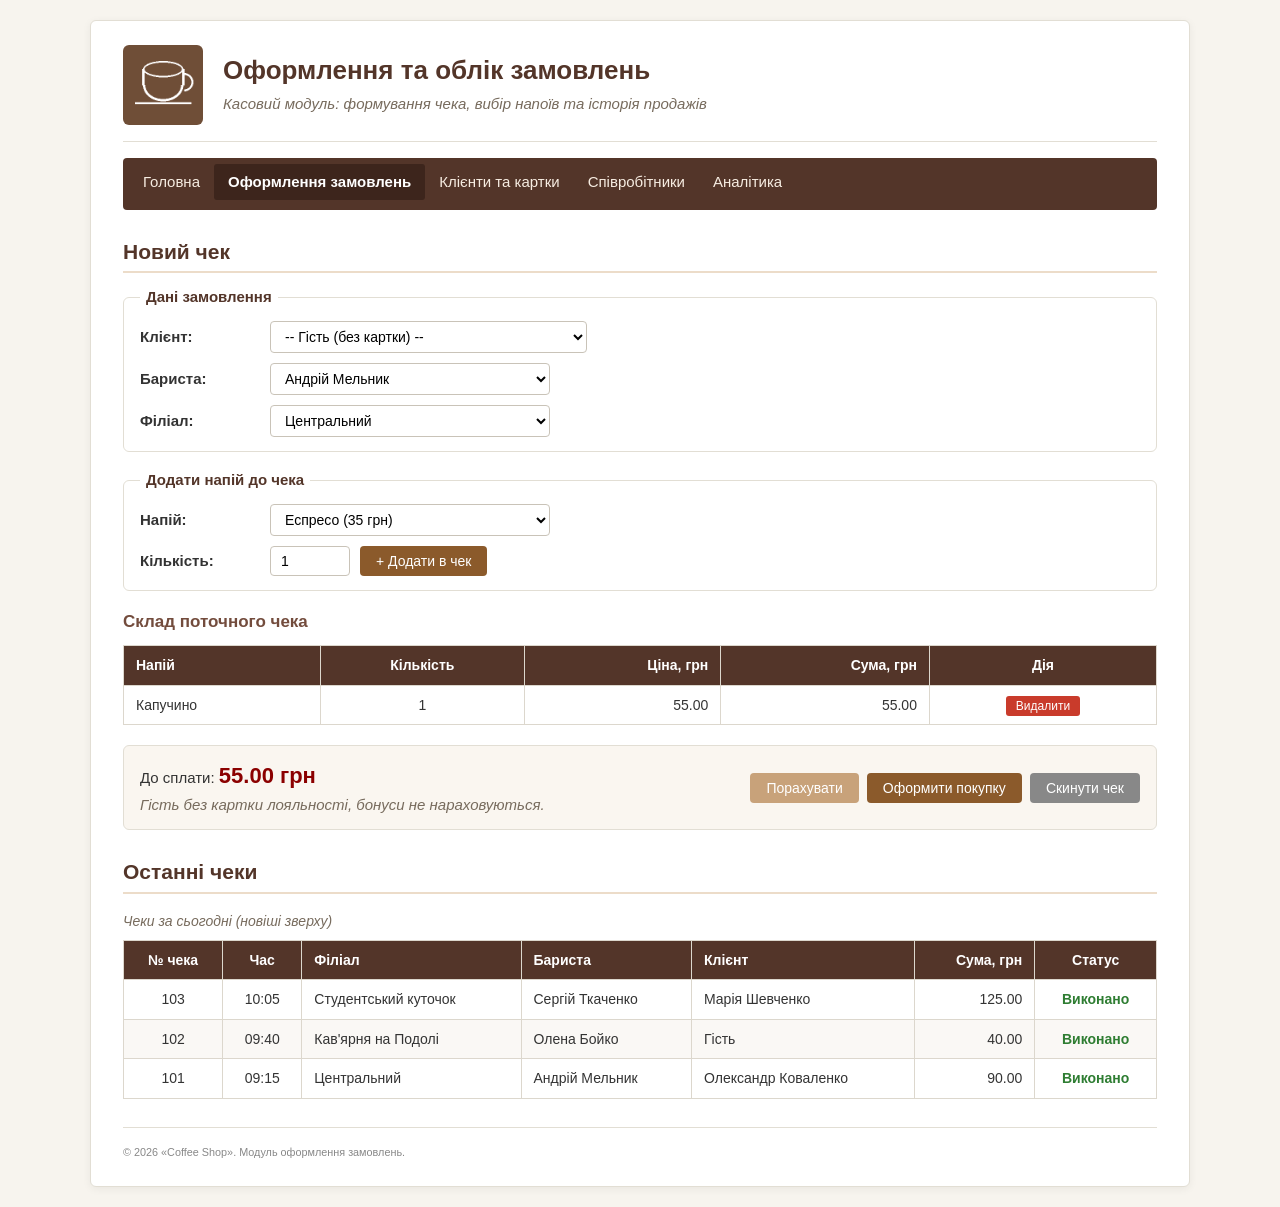
<file: Лаб 2/orders.html>
<!DOCTYPE html>
<html lang="uk">
<head>
    <meta charset="UTF-8">
    <meta name="viewport" content="width=device-width, initial-scale=1">
    <title>Coffee Shop - Оформлення замовлень</title>
    <link rel="stylesheet" href="style.css">
</head>
<body>
    <div class="container">
        <header class="site-header">
            <img src="img/coffee_logo.png" alt="Логотип Coffee Shop" class="logo">
            <div>
                <h1>Оформлення та облік замовлень</h1>
                <p class="tagline">Касовий модуль: формування чека, вибір напоїв та історія продажів</p>
            </div>
        </header>

        <nav class="main-nav">
            <ul>
                <li><a href="index.html">Головна</a></li>
                <li><a href="orders.html" class="active">Оформлення замовлень</a></li>
                <li><a href="customers.html">Клієнти та картки</a></li>
                <li><a href="baristas.html">Співробітники</a></li>
                <li><a href="analytics.html">Аналітика</a></li>
            </ul>
        </nav>

        <main>
            <section>
                <h2>Новий чек</h2>
                <form id="order-form">
                    <fieldset>
                        <legend>Дані замовлення</legend>
                        <div class="form-row">
                            <label for="cbCustomer">Клієнт:</label>
                            <select id="cbCustomer" name="customer">
                                <option value="0">-- Гість (без картки) --</option>
                                <option value="1">Олександр Коваленко (картка: 45 бонусів)</option>
                                <option value="2">Марія Шевченко (картка: 120 бонусів)</option>
                                <option value="3">Дмитро Савченко (без картки)</option>
                                <option value="4">Анастасія Литвиненко (картка: 80 бонусів)</option>
                                <option value="5">Ігор Мороз (без картки)</option>
                            </select>
                        </div>
                        <div class="form-row">
                            <label for="cbBarista">Бариста:</label>
                            <select id="cbBarista" name="barista">
                                <option value="1">Андрій Мельник</option>
                                <option value="2">Олена Бойко</option>
                                <option value="3">Сергій Ткаченко</option>
                                <option value="4">Юлія Кравчук</option>
                                <option value="5">Богдан Лисенко</option>
                            </select>
                        </div>
                        <div class="form-row">
                            <label for="cbShop">Філіал:</label>
                            <select id="cbShop" name="shop">
                                <option value="1">Центральний</option>
                                <option value="2">Кав'ярня на Подолі</option>
                                <option value="3">Студентський куточок</option>
                            </select>
                        </div>
                    </fieldset>

                    <fieldset>
                        <legend>Додати напій до чека</legend>
                        <div class="form-row">
                            <label for="select-drink">Напій:</label>
                            <select id="select-drink">
                                <option value="35">Еспресо (35 грн)</option>
                                <option value="40">Американо (40 грн)</option>
                                <option value="55">Капучино (55 грн)</option>
                                <option value="60">Лате (60 грн)</option>
                                <option value="65">Флет вайт (65 грн)</option>
                                <option value="70">Лавандовий раф (70 грн)</option>
                                <option value="45">Круасан (45 грн)</option>
                            </select>
                        </div>
                        <div class="form-row">
                            <label for="input-qty">Кількість:</label>
                            <input type="number" id="input-qty" value="1" min="1" max="50">
                            <button type="button" id="btn-add-item" class="btn">+ Додати в чек</button>
                        </div>
                    </fieldset>

                    <h3>Склад поточного чека</h3>
                    <table class="data-table" id="order-items-table">
                        <thead>
                            <tr>
                                <th>Напій</th>
                                <th class="center">Кількість</th>
                                <th class="num">Ціна, грн</th>
                                <th class="num">Сума, грн</th>
                                <th class="center">Дія</th>
                            </tr>
                        </thead>
                        <tbody id="order-items-tbody">
                            <tr>
                                <td>Капучино</td>
                                <td class="center">1</td>
                                <td class="num">55.00</td>
                                <td class="num">55.00</td>
                                <td class="center"><button type="button" class="btn-remove">Видалити</button></td>
                            </tr>
                        </tbody>
                    </table>

                    <div class="order-summary">
                        <div class="order-total">
                            <p>До сплати: <span id="lbl-total">55.00 грн</span></p>
                            <p id="bonus-info-label" class="hint">Гість без картки лояльності, бонуси не нараховуються.</p>
                        </div>
                        <div class="order-buttons">
                            <button type="button" id="btn-calculate" class="btn btn-light">Порахувати</button>
                            <button type="submit" id="btn-save-order" class="btn">Оформити покупку</button>
                            <button type="reset" id="btn-reset-order" class="btn btn-grey">Скинути чек</button>
                        </div>
                    </div>
                </form>
            </section>

            <section>
                <h2>Останні чеки</h2>
                <table class="data-table" id="recent-orders-table">
                    <caption>Чеки за сьогодні (новіші зверху)</caption>
                    <thead>
                        <tr>
                            <th class="center">№ чека</th>
                            <th class="center">Час</th>
                            <th>Філіал</th>
                            <th>Бариста</th>
                            <th>Клієнт</th>
                            <th class="num">Сума, грн</th>
                            <th class="center">Статус</th>
                        </tr>
                    </thead>
                    <tbody id="recent-orders-tbody">
                        <tr>
                            <td class="center">103</td>
                            <td class="center">10:05</td>
                            <td>Студентський куточок</td>
                            <td>Сергій Ткаченко</td>
                            <td>Марія Шевченко</td>
                            <td class="num">125.00</td>
                            <td class="center"><span class="status-ok">Виконано</span></td>
                        </tr>
                        <tr>
                            <td class="center">102</td>
                            <td class="center">09:40</td>
                            <td>Кав'ярня на Подолі</td>
                            <td>Олена Бойко</td>
                            <td>Гість</td>
                            <td class="num">40.00</td>
                            <td class="center"><span class="status-ok">Виконано</span></td>
                        </tr>
                        <tr>
                            <td class="center">101</td>
                            <td class="center">09:15</td>
                            <td>Центральний</td>
                            <td>Андрій Мельник</td>
                            <td>Олександр Коваленко</td>
                            <td class="num">90.00</td>
                            <td class="center"><span class="status-ok">Виконано</span></td>
                        </tr>
                    </tbody>
                </table>
            </section>
        </main>

        <footer class="site-footer">
            <p><small>&copy; 2026 «Coffee Shop». Модуль оформлення замовлень.</small></p>
        </footer>
    </div>
</body>
</html>
</file>
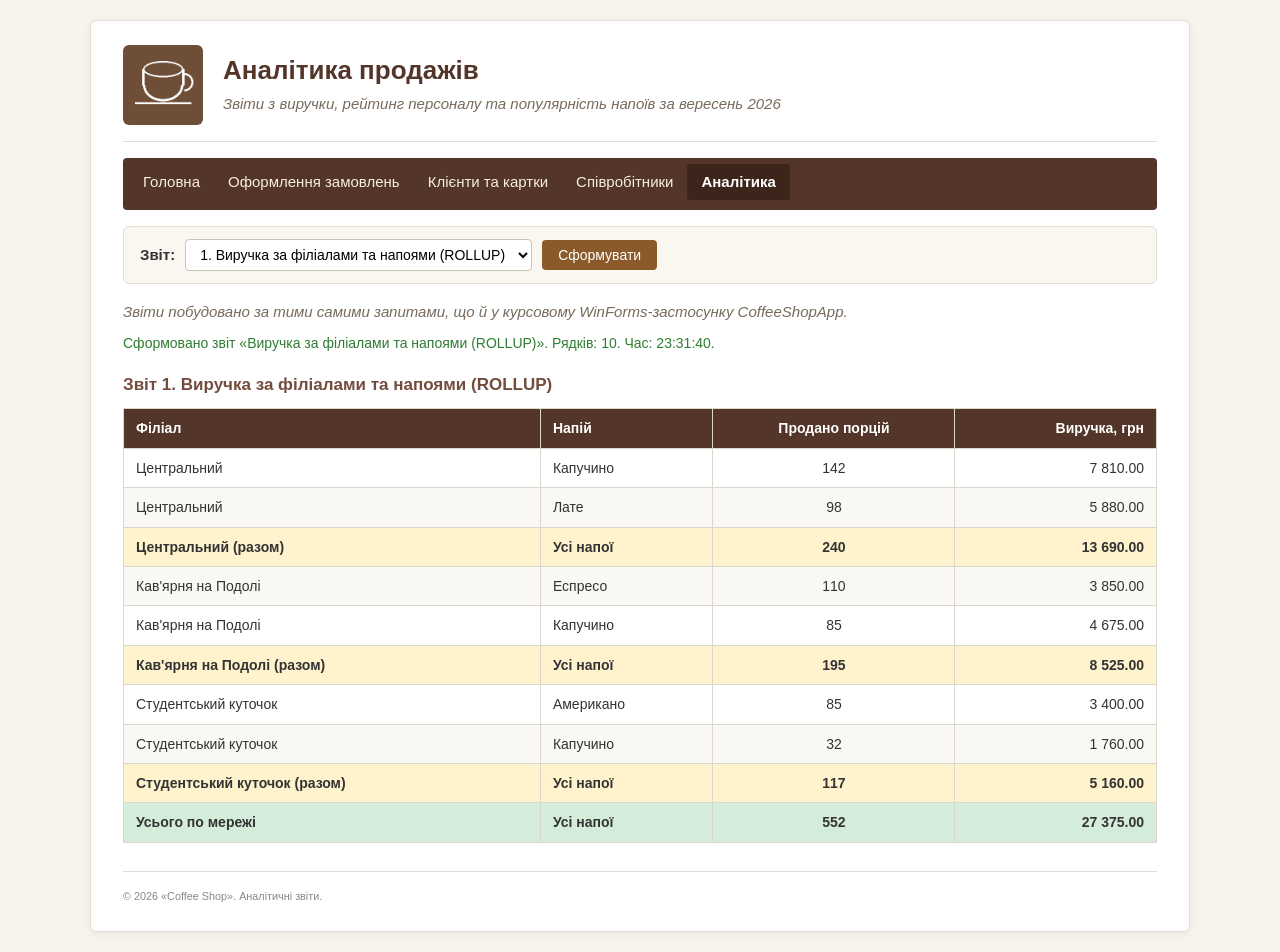
<file: Лаб 3/analytics.html>
<!DOCTYPE html>
<html lang="uk">
<head>
    <meta charset="UTF-8">
    <meta name="viewport" content="width=device-width, initial-scale=1">
    <title>Coffee Shop - Аналітика</title>
    <link rel="stylesheet" href="style.css">
    <script src="analytics.js" defer></script>
</head>
<body>
    <div class="container">
        <header class="site-header">
            <img src="img/coffee_logo.png" alt="Логотип Coffee Shop" class="logo">
            <div>
                <h1>Аналітика продажів</h1>
                <p class="tagline">Звіти з виручки, рейтинг персоналу та популярність напоїв за вересень 2026</p>
            </div>
        </header>

        <nav class="main-nav">
            <ul>
                <li><a href="index.html">Головна</a></li>
                <li><a href="orders.html">Оформлення замовлень</a></li>
                <li><a href="customers.html">Клієнти та картки</a></li>
                <li><a href="baristas.html">Співробітники</a></li>
                <li><a href="analytics.html" class="active">Аналітика</a></li>
            </ul>
        </nav>

        <main>
            <form id="report-form" class="toolbar">
                <label for="query-select">Звіт:</label>
                <select id="query-select">
                    <option value="rollup">1. Виручка за філіалами та напоями (ROLLUP)</option>
                    <option value="rank">2. Рейтинг бариста за сумою продажів (RANK)</option>
                    <option value="cube">3. Кількість проданих напоїв (CUBE)</option>
                </select>
                <button type="button" id="btn-run-query" class="btn">Сформувати</button>
            </form>
            <p class="hint">Звіти побудовано за тими самими запитами, що й у курсовому WinForms-застосунку CoffeeShopApp.</p>
            <p class="form-message success" id="report-status"></p>

            <section id="section-rollup" class="report">
                <h3>Звіт 1. Виручка за філіалами та напоями (ROLLUP)</h3>
                <table class="data-table">
                    <thead>
                        <tr>
                            <th>Філіал</th>
                            <th>Напій</th>
                            <th class="center">Продано порцій</th>
                            <th class="num">Виручка, грн</th>
                        </tr>
                    </thead>
                    <tbody>
                        <tr>
                            <td>Центральний</td>
                            <td>Капучино</td>
                            <td class="center">142</td>
                            <td class="num">7 810.00</td>
                        </tr>
                        <tr>
                            <td>Центральний</td>
                            <td>Лате</td>
                            <td class="center">98</td>
                            <td class="num">5 880.00</td>
                        </tr>
                        <tr class="subtotal">
                            <td>Центральний (разом)</td>
                            <td>Усі напої</td>
                            <td class="center">240</td>
                            <td class="num">13 690.00</td>
                        </tr>
                        <tr>
                            <td>Кав'ярня на Подолі</td>
                            <td>Еспресо</td>
                            <td class="center">110</td>
                            <td class="num">3 850.00</td>
                        </tr>
                        <tr>
                            <td>Кав'ярня на Подолі</td>
                            <td>Капучино</td>
                            <td class="center">85</td>
                            <td class="num">4 675.00</td>
                        </tr>
                        <tr class="subtotal">
                            <td>Кав'ярня на Подолі (разом)</td>
                            <td>Усі напої</td>
                            <td class="center">195</td>
                            <td class="num">8 525.00</td>
                        </tr>
                        <tr>
                            <td>Студентський куточок</td>
                            <td>Американо</td>
                            <td class="center">85</td>
                            <td class="num">3 400.00</td>
                        </tr>
                        <tr>
                            <td>Студентський куточок</td>
                            <td>Капучино</td>
                            <td class="center">32</td>
                            <td class="num">1 760.00</td>
                        </tr>
                        <tr class="subtotal">
                            <td>Студентський куточок (разом)</td>
                            <td>Усі напої</td>
                            <td class="center">117</td>
                            <td class="num">5 160.00</td>
                        </tr>
                        <tr class="grand-total">
                            <td>Усього по мережі</td>
                            <td>Усі напої</td>
                            <td class="center">552</td>
                            <td class="num">27 375.00</td>
                        </tr>
                    </tbody>
                </table>
            </section>

            <section id="section-rank" class="report">
                <h3>Звіт 2. Рейтинг бариста за сумою продажів (RANK, DENSE_RANK)</h3>
                <table class="data-table">
                    <thead>
                        <tr>
                            <th>Бариста</th>
                            <th>Філіал</th>
                            <th class="num">Сума продажів, грн</th>
                            <th class="center">Місце в мережі</th>
                            <th class="center">Місце у філіалі</th>
                        </tr>
                    </thead>
                    <tbody>
                        <tr>
                            <td><b>Андрій Мельник</b></td>
                            <td>Центральний</td>
                            <td class="num">9 120.00</td>
                            <td class="center"><b>1</b></td>
                            <td class="center">1</td>
                        </tr>
                        <tr>
                            <td><b>Олена Бойко</b></td>
                            <td>Кав'ярня на Подолі</td>
                            <td class="num">5 640.00</td>
                            <td class="center"><b>2</b></td>
                            <td class="center">1</td>
                        </tr>
                        <tr>
                            <td><b>Сергій Ткаченко</b></td>
                            <td>Студентський куточок</td>
                            <td class="num">5 160.00</td>
                            <td class="center"><b>3</b></td>
                            <td class="center">1</td>
                        </tr>
                        <tr>
                            <td><b>Юлія Кравчук</b></td>
                            <td>Центральний</td>
                            <td class="num">4 570.00</td>
                            <td class="center"><b>4</b></td>
                            <td class="center">2</td>
                        </tr>
                        <tr>
                            <td><b>Богдан Лисенко</b></td>
                            <td>Кав'ярня на Подолі</td>
                            <td class="num">2 885.00</td>
                            <td class="center"><b>5</b></td>
                            <td class="center">2</td>
                        </tr>
                    </tbody>
                </table>
            </section>

            <section id="section-cube" class="report">
                <h3>Звіт 3. Кількість проданих напоїв за всіма комбінаціями (CUBE)</h3>
                <table class="data-table">
                    <thead>
                        <tr>
                            <th>Філіал</th>
                            <th>Напій</th>
                            <th class="center">Продано, шт.</th>
                        </tr>
                    </thead>
                    <tbody>
                        <tr><td>Центральний</td><td>Капучино</td><td class="center">142</td></tr>
                        <tr><td>Центральний</td><td>Лате</td><td class="center">98</td></tr>
                        <tr class="subtotal"><td>Центральний</td><td>Усі напої</td><td class="center">240</td></tr>
                        <tr><td>Кав'ярня на Подолі</td><td>Еспресо</td><td class="center">110</td></tr>
                        <tr><td>Кав'ярня на Подолі</td><td>Капучино</td><td class="center">85</td></tr>
                        <tr class="subtotal"><td>Кав'ярня на Подолі</td><td>Усі напої</td><td class="center">195</td></tr>
                        <tr><td>Студентський куточок</td><td>Американо</td><td class="center">85</td></tr>
                        <tr><td>Студентський куточок</td><td>Капучино</td><td class="center">32</td></tr>
                        <tr class="subtotal"><td>Студентський куточок</td><td>Усі напої</td><td class="center">117</td></tr>
                        <tr class="cube-total"><td>Усі філіали</td><td>Американо</td><td class="center">85</td></tr>
                        <tr class="cube-total"><td>Усі філіали</td><td>Еспресо</td><td class="center">110</td></tr>
                        <tr class="cube-total"><td>Усі філіали</td><td>Капучино</td><td class="center">259</td></tr>
                        <tr class="cube-total"><td>Усі філіали</td><td>Лате</td><td class="center">98</td></tr>
                        <tr class="grand-total"><td>Усі філіали</td><td>Усі напої</td><td class="center">552</td></tr>
                    </tbody>
                </table>
            </section>
        </main>

        <footer class="site-footer">
            <p><small>&copy; 2026 «Coffee Shop». Аналітичні звіти.</small></p>
        </footer>
    </div>
</body>
</html>
</file>
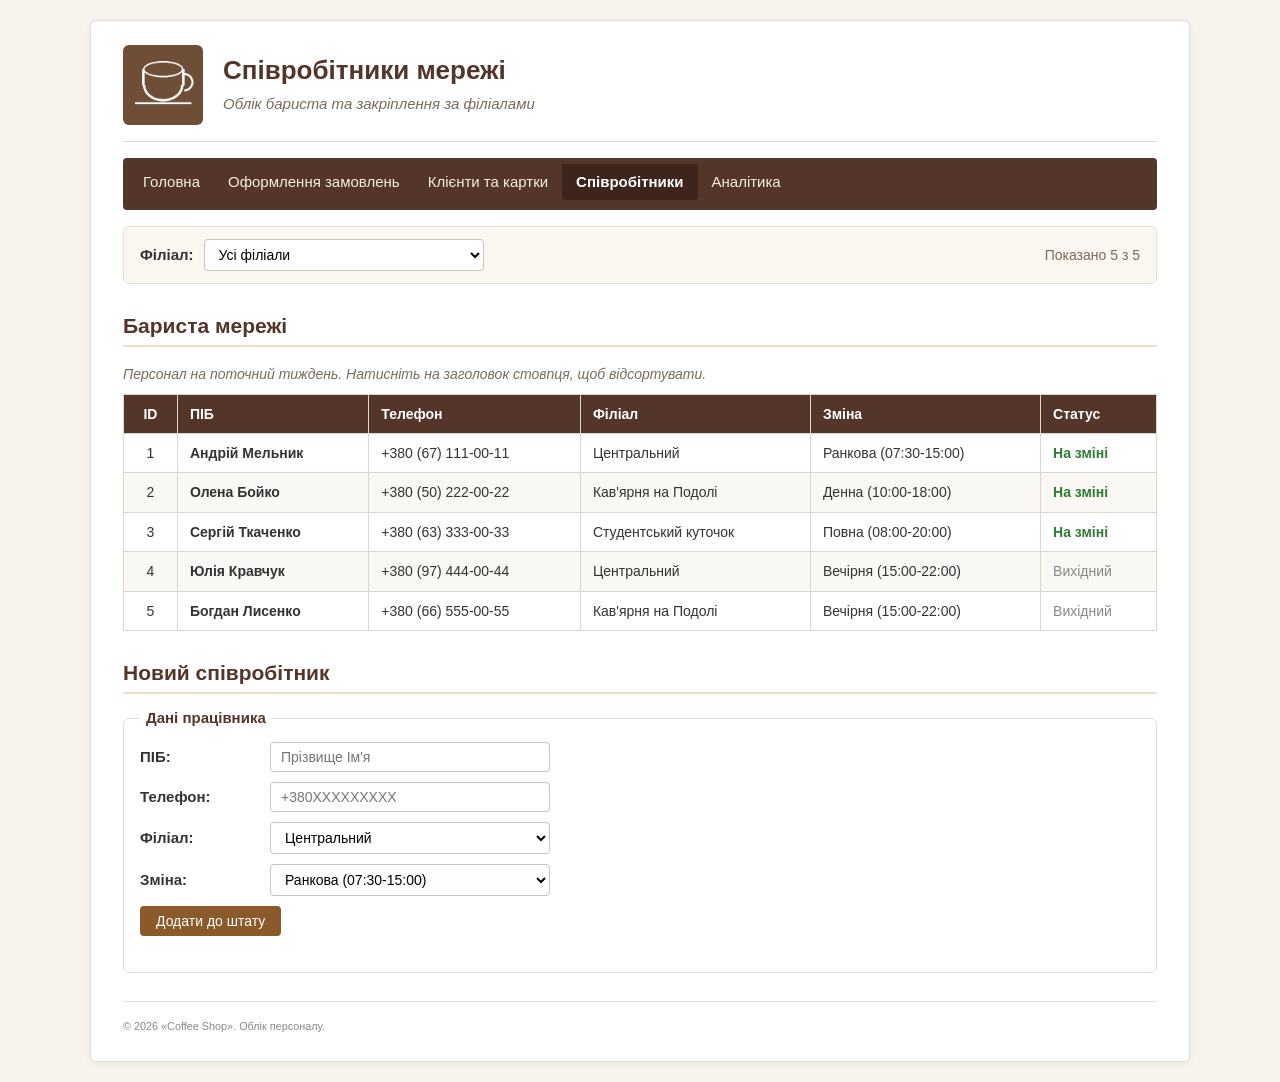
<file: Лаб 3/baristas.html>
<!DOCTYPE html>
<html lang="uk">
<head>
    <meta charset="UTF-8">
    <meta name="viewport" content="width=device-width, initial-scale=1">
    <title>Coffee Shop - Співробітники</title>
    <link rel="stylesheet" href="style.css">
    <script src="baristas.js" defer></script>
</head>
<body>
    <div class="container">
        <header class="site-header">
            <img src="img/coffee_logo.png" alt="Логотип Coffee Shop" class="logo">
            <div>
                <h1>Співробітники мережі</h1>
                <p class="tagline">Облік бариста та закріплення за філіалами</p>
            </div>
        </header>

        <nav class="main-nav">
            <ul>
                <li><a href="index.html">Головна</a></li>
                <li><a href="orders.html">Оформлення замовлень</a></li>
                <li><a href="customers.html">Клієнти та картки</a></li>
                <li><a href="baristas.html" class="active">Співробітники</a></li>
                <li><a href="analytics.html">Аналітика</a></li>
            </ul>
        </nav>

        <main>
            <form id="filter-form" class="toolbar">
                <label for="filter-shop">Філіал:</label>
                <select id="filter-shop">
                    <option value="all">Усі філіали</option>
                    <option value="Центральний">Центральний</option>
                    <option value="Кав'ярня на Подолі">Кав'ярня на Подолі</option>
                    <option value="Студентський куточок">Студентський куточок</option>
                </select>
                <p class="counter" id="baristas-counter"></p>
            </form>

            <section>
                <h2>Бариста мережі</h2>
                <table class="data-table" id="baristas-table">
                    <caption>Персонал на поточний тиждень. Натисніть на заголовок стовпця, щоб відсортувати.</caption>
                    <thead>
                        <tr>
                            <th class="center sortable" data-field="id">ID</th>
                            <th class="sortable" data-field="name">ПІБ</th>
                            <th>Телефон</th>
                            <th class="sortable" data-field="shop">Філіал</th>
                            <th class="sortable" data-field="shift">Зміна</th>
                            <th class="sortable" data-field="status">Статус</th>
                        </tr>
                    </thead>
                    <tbody id="baristas-tbody">
                        <!-- рядки створює baristas.js з масиву baristas -->
                    </tbody>
                </table>
            </section>

            <section>
                <h2>Новий співробітник</h2>
                <form id="new-barista-form">
                    <fieldset>
                        <legend>Дані працівника</legend>
                        <div class="form-row">
                            <label for="barista-name">ПІБ:</label>
                            <input type="text" id="barista-name" required placeholder="Прізвище Ім'я">
                        </div>
                        <div class="form-row">
                            <label for="barista-phone">Телефон:</label>
                            <input type="tel" id="barista-phone" required placeholder="+380XXXXXXXXX">
                        </div>
                        <div class="form-row">
                            <label for="barista-shop">Філіал:</label>
                            <select id="barista-shop">
                                <option value="Центральний">Центральний</option>
                                <option value="Кав'ярня на Подолі">Кав'ярня на Подолі</option>
                                <option value="Студентський куточок">Студентський куточок</option>
                            </select>
                        </div>
                        <div class="form-row">
                            <label for="barista-shift">Зміна:</label>
                            <select id="barista-shift">
                                <option value="Ранкова (07:30-15:00)">Ранкова (07:30-15:00)</option>
                                <option value="Денна (10:00-18:00)">Денна (10:00-18:00)</option>
                                <option value="Вечірня (15:00-22:00)">Вечірня (15:00-22:00)</option>
                                <option value="Повна (08:00-20:00)">Повна (08:00-20:00)</option>
                            </select>
                        </div>
                        <div class="form-row">
                            <button type="submit" id="btn-add-barista" class="btn">Додати до штату</button>
                        </div>
                        <p id="barista-message" class="form-message"></p>
                    </fieldset>
                </form>
            </section>
        </main>

        <footer class="site-footer">
            <p><small>&copy; 2026 «Coffee Shop». Облік персоналу.</small></p>
        </footer>
    </div>
</body>
</html>
</file>
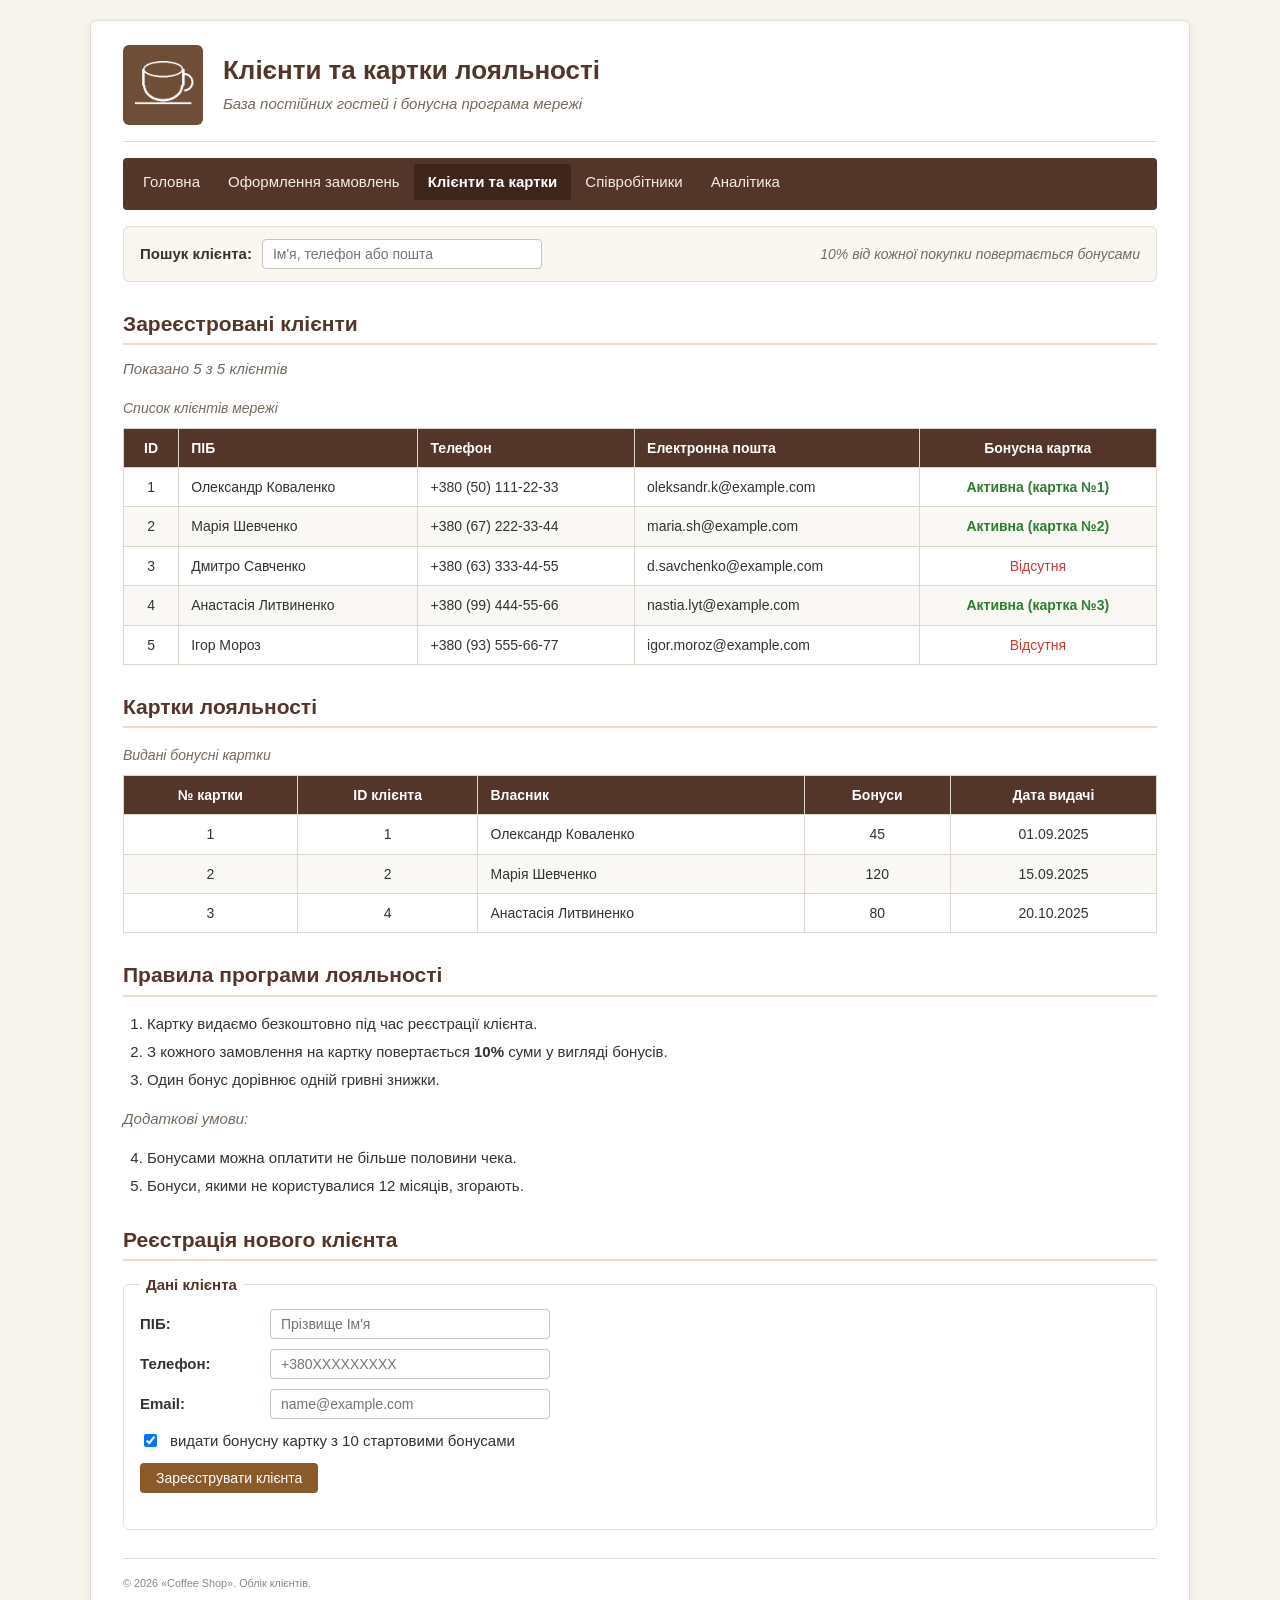
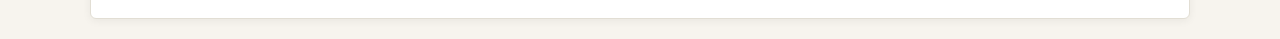
<file: Лаб 3/customers.html>
<!DOCTYPE html>
<html lang="uk">
<head>
    <meta charset="UTF-8">
    <meta name="viewport" content="width=device-width, initial-scale=1">
    <title>Coffee Shop - Клієнти та картки</title>
    <link rel="stylesheet" href="style.css">
    <script src="customers.js" defer></script>
</head>
<body>
    <div class="container">
        <header class="site-header">
            <img src="img/coffee_logo.png" alt="Логотип Coffee Shop" class="logo">
            <div>
                <h1>Клієнти та картки лояльності</h1>
                <p class="tagline">База постійних гостей і бонусна програма мережі</p>
            </div>
        </header>

        <nav class="main-nav">
            <ul>
                <li><a href="index.html">Головна</a></li>
                <li><a href="orders.html">Оформлення замовлень</a></li>
                <li><a href="customers.html" class="active">Клієнти та картки</a></li>
                <li><a href="baristas.html">Співробітники</a></li>
                <li><a href="analytics.html">Аналітика</a></li>
            </ul>
        </nav>

        <main>
            <form id="search-form" class="toolbar">
                <label for="customer-search">Пошук клієнта:</label>
                <input type="text" id="customer-search" placeholder="Ім'я, телефон або пошта">
                <p class="toolbar-note">10% від кожної покупки повертається бонусами</p>
            </form>

            <section>
                <h2>Зареєстровані клієнти</h2>
                <p class="hint" id="customers-counter"></p>
                <table class="data-table" id="customers-table">
                    <caption>Список клієнтів мережі</caption>
                    <thead>
                        <tr>
                            <th class="center">ID</th>
                            <th>ПІБ</th>
                            <th>Телефон</th>
                            <th>Електронна пошта</th>
                            <th class="center">Бонусна картка</th>
                        </tr>
                    </thead>
                    <tbody id="customers-tbody">
                        <!-- рядки створює customers.js з масиву customers -->
                    </tbody>
                </table>
            </section>

            <section>
                <h2>Картки лояльності</h2>
                <table class="data-table" id="cards-table">
                    <caption>Видані бонусні картки</caption>
                    <thead>
                        <tr>
                            <th class="center">№ картки</th>
                            <th class="center">ID клієнта</th>
                            <th>Власник</th>
                            <th class="center">Бонуси</th>
                            <th class="center">Дата видачі</th>
                        </tr>
                    </thead>
                    <tbody id="cards-tbody">
                        <!-- рядки створює customers.js з масиву cards -->
                    </tbody>
                </table>
            </section>

            <section>
                <h2>Правила програми лояльності</h2>
                <ol>
                    <li>Картку видаємо безкоштовно під час реєстрації клієнта.</li>
                    <li>З кожного замовлення на картку повертається <b>10%</b> суми у вигляді бонусів.</li>
                    <li>Один бонус дорівнює одній гривні знижки.</li>
                </ol>
                <p class="hint">Додаткові умови:</p>
                <ol start="4">
                    <li>Бонусами можна оплатити не більше половини чека.</li>
                    <li>Бонуси, якими не користувалися 12 місяців, згорають.</li>
                </ol>
            </section>

            <section>
                <h2>Реєстрація нового клієнта</h2>
                <form id="new-customer-form">
                    <fieldset>
                        <legend>Дані клієнта</legend>
                        <div class="form-row">
                            <label for="cust-name">ПІБ:</label>
                            <input type="text" id="cust-name" required placeholder="Прізвище Ім'я">
                        </div>
                        <div class="form-row">
                            <label for="cust-phone">Телефон:</label>
                            <input type="tel" id="cust-phone" required placeholder="+380XXXXXXXXX">
                        </div>
                        <div class="form-row">
                            <label for="cust-email">Email:</label>
                            <input type="email" id="cust-email" required placeholder="name@example.com">
                        </div>
                        <div class="form-row">
                            <input type="checkbox" id="cust-create-card" checked>
                            <label for="cust-create-card">видати бонусну картку з 10 стартовими бонусами</label>
                        </div>
                        <div class="form-row">
                            <button type="submit" id="btn-add-customer" class="btn">Зареєструвати клієнта</button>
                        </div>
                        <p id="customer-message" class="form-message"></p>
                    </fieldset>
                </form>
            </section>
        </main>

        <footer class="site-footer">
            <p><small>&copy; 2026 «Coffee Shop». Облік клієнтів.</small></p>
        </footer>
    </div>
</body>
</html>
</file>
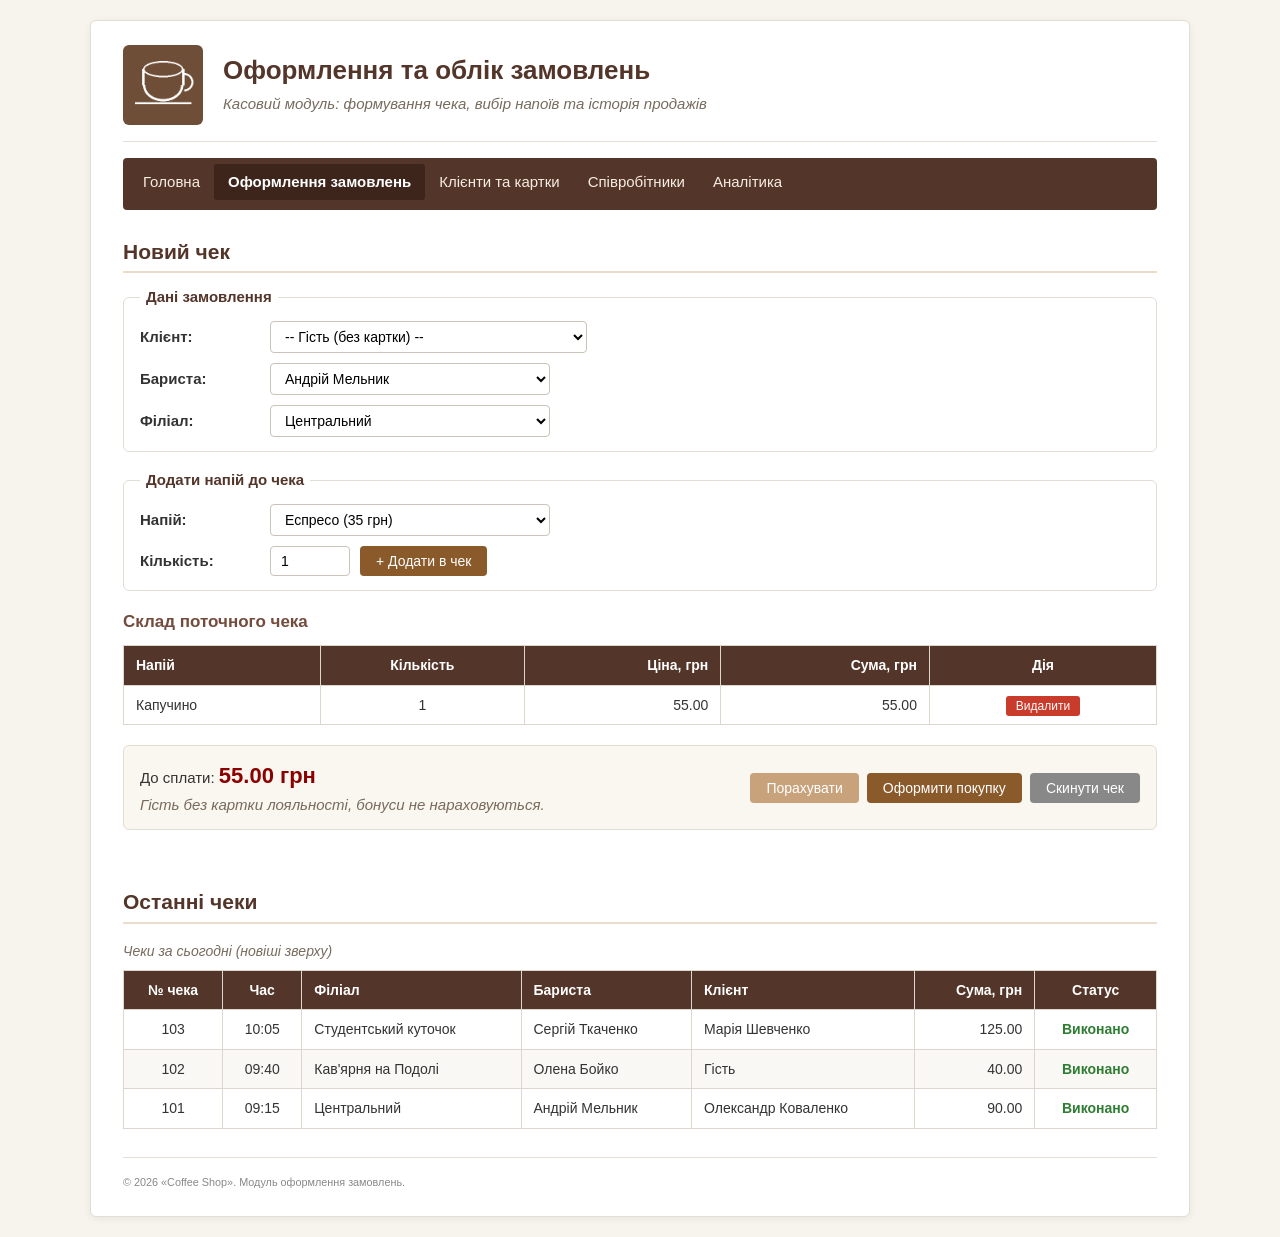
<file: Лаб 3/orders.html>
<!DOCTYPE html>
<html lang="uk">
<head>
    <meta charset="UTF-8">
    <meta name="viewport" content="width=device-width, initial-scale=1">
    <title>Coffee Shop - Оформлення замовлень</title>
    <link rel="stylesheet" href="style.css">
    <script src="orders.js" defer></script>
</head>
<body>
    <div class="container">
        <header class="site-header">
            <img src="img/coffee_logo.png" alt="Логотип Coffee Shop" class="logo">
            <div>
                <h1>Оформлення та облік замовлень</h1>
                <p class="tagline">Касовий модуль: формування чека, вибір напоїв та історія продажів</p>
            </div>
        </header>

        <nav class="main-nav">
            <ul>
                <li><a href="index.html">Головна</a></li>
                <li><a href="orders.html" class="active">Оформлення замовлень</a></li>
                <li><a href="customers.html">Клієнти та картки</a></li>
                <li><a href="baristas.html">Співробітники</a></li>
                <li><a href="analytics.html">Аналітика</a></li>
            </ul>
        </nav>

        <main>
            <section>
                <h2>Новий чек</h2>
                <form id="order-form">
                    <fieldset>
                        <legend>Дані замовлення</legend>
                        <div class="form-row">
                            <label for="cbCustomer">Клієнт:</label>
                            <select id="cbCustomer" name="customer">
                                <option value="0" data-name="Гість" data-card="false">-- Гість (без картки) --</option>
                                <option value="1" data-name="Олександр Коваленко" data-card="true" data-bonuses="45">Олександр Коваленко (картка: 45 бонусів)</option>
                                <option value="2" data-name="Марія Шевченко" data-card="true" data-bonuses="120">Марія Шевченко (картка: 120 бонусів)</option>
                                <option value="3" data-name="Дмитро Савченко" data-card="false">Дмитро Савченко (без картки)</option>
                                <option value="4" data-name="Анастасія Литвиненко" data-card="true" data-bonuses="80">Анастасія Литвиненко (картка: 80 бонусів)</option>
                                <option value="5" data-name="Ігор Мороз" data-card="false">Ігор Мороз (без картки)</option>
                            </select>
                        </div>
                        <div class="form-row">
                            <label for="cbBarista">Бариста:</label>
                            <select id="cbBarista" name="barista">
                                <option value="1">Андрій Мельник</option>
                                <option value="2">Олена Бойко</option>
                                <option value="3">Сергій Ткаченко</option>
                                <option value="4">Юлія Кравчук</option>
                                <option value="5">Богдан Лисенко</option>
                            </select>
                        </div>
                        <div class="form-row">
                            <label for="cbShop">Філіал:</label>
                            <select id="cbShop" name="shop">
                                <option value="1">Центральний</option>
                                <option value="2">Кав'ярня на Подолі</option>
                                <option value="3">Студентський куточок</option>
                            </select>
                        </div>
                    </fieldset>

                    <fieldset>
                        <legend>Додати напій до чека</legend>
                        <div class="form-row">
                            <label for="select-drink">Напій:</label>
                            <select id="select-drink">
                                <option value="35" data-name="Еспресо">Еспресо (35 грн)</option>
                                <option value="40" data-name="Американо">Американо (40 грн)</option>
                                <option value="55" data-name="Капучино">Капучино (55 грн)</option>
                                <option value="60" data-name="Лате">Лате (60 грн)</option>
                                <option value="65" data-name="Флет вайт">Флет вайт (65 грн)</option>
                                <option value="70" data-name="Лавандовий раф">Лавандовий раф (70 грн)</option>
                                <option value="45" data-name="Круасан">Круасан (45 грн)</option>
                            </select>
                        </div>
                        <div class="form-row">
                            <label for="input-qty">Кількість:</label>
                            <input type="number" id="input-qty" value="1" min="1" max="50">
                            <button type="button" id="btn-add-item" class="btn">+ Додати в чек</button>
                        </div>
                    </fieldset>

                    <h3>Склад поточного чека</h3>
                    <table class="data-table" id="order-items-table">
                        <thead>
                            <tr>
                                <th>Напій</th>
                                <th class="center">Кількість</th>
                                <th class="num">Ціна, грн</th>
                                <th class="num">Сума, грн</th>
                                <th class="center">Дія</th>
                            </tr>
                        </thead>
                        <tbody id="order-items-tbody">
                            <!-- рядки створює orders.js з масиву orderItems -->
                        </tbody>
                    </table>

                    <div class="order-summary">
                        <div class="order-total">
                            <p>До сплати: <span id="lbl-total">0.00 грн</span></p>
                            <p id="bonus-info-label" class="hint">Гість без картки лояльності, бонуси не нараховуються.</p>
                        </div>
                        <div class="order-buttons">
                            <button type="button" id="btn-calculate" class="btn btn-light">Порахувати</button>
                            <button type="submit" id="btn-save-order" class="btn">Оформити покупку</button>
                            <button type="reset" id="btn-reset-order" class="btn btn-grey">Скинути чек</button>
                        </div>
                    </div>
                    <p id="order-message" class="form-message"></p>
                </form>
            </section>

            <section>
                <h2>Останні чеки</h2>
                <table class="data-table" id="recent-orders-table">
                    <caption>Чеки за сьогодні (новіші зверху)</caption>
                    <thead>
                        <tr>
                            <th class="center">№ чека</th>
                            <th class="center">Час</th>
                            <th>Філіал</th>
                            <th>Бариста</th>
                            <th>Клієнт</th>
                            <th class="num">Сума, грн</th>
                            <th class="center">Статус</th>
                        </tr>
                    </thead>
                    <tbody id="recent-orders-tbody">
                        <!-- рядки створює orders.js з масиву orders -->
                    </tbody>
                </table>
            </section>
        </main>

        <footer class="site-footer">
            <p><small>&copy; 2026 «Coffee Shop». Модуль оформлення замовлень.</small></p>
        </footer>
    </div>
</body>
</html>
</file>
<file: Лаб 2/style.css>
/* =========================================================
   style.css - стилі сайту мережі кав'ярень «Coffee Shop»
   Лабораторна робота №2: CSS та блочна верстка
   ========================================================= */


/* ---------- 1. Змінні: кольори та радіус заокруглення ---------- */
:root {
    --coffee-dark: #3d251c;
    --coffee: #533529;
    --coffee-medium: #734c3d;
    --caramel: #8b5a2b;
    --cream: #f7f4ee;
    --cream-light: #faf6f0;
    --line: #e2ded4;
    --text: #333333;
    --text-light: #776b5d;
    --green: #2e7d32;
    --red: #c93b2b;
    --radius: 6px;
}


/* ---------- 2. Базові правила ---------- */

/* ширина блоку враховує padding і border */
* {
    box-sizing: border-box;
}

body {
    margin: 0;
    padding: 20px;
    background-color: var(--cream);
    color: var(--text);
    font-family: "Segoe UI", Arial, sans-serif;
    font-size: 15px;
    line-height: 1.6;
}

a {
    color: var(--caramel);
}

a:hover {
    color: var(--coffee-dark);
}

h1, h2, h3, h4, h5, h6 {
    color: var(--coffee);
    line-height: 1.3;
}

h2 {
    margin: 28px 0 12px;
    padding-bottom: 6px;
    border-bottom: 2px solid #ecdcc9;
    font-size: 21px;
}

h3 {
    margin: 20px 0 8px;
    color: var(--coffee-medium);
    font-size: 17px;
}

h4 {
    margin: 0 0 6px;
    font-size: 15px;
}

h5 {
    margin: 0 0 4px;
    font-size: 14px;
}

s {
    color: #999999;
}


/* ---------- 3. Каркас сторінки (блочна верстка) ---------- */

/* головний контейнер по центру екрана */
.container {
    max-width: 1100px;
    margin: 0 auto;
    padding: 24px 32px;
    background-color: #ffffff;
    border: 1px solid var(--line);
    border-radius: var(--radius);
    box-shadow: 0 2px 8px rgba(0, 0, 0, 0.06);
}

/* шапка: логотип і назва в один рядок (flexbox) */
.site-header {
    display: flex;
    align-items: center;
    gap: 20px;
    padding-bottom: 16px;
    border-bottom: 1px solid var(--line);
}

.logo {
    display: block;
    width: 80px;
    height: 80px;
    border-radius: var(--radius);
}

.site-header h1 {
    margin: 0;
    font-size: 26px;
}

.tagline {
    margin: 4px 0 0;
    color: var(--text-light);
    font-style: italic;
}

/* навігація: список посилань, розкладений у рядок */
.main-nav {
    margin: 16px 0 8px;
    background-color: var(--coffee);
    border-radius: 4px;
}

.main-nav ul {
    display: flex;
    flex-wrap: wrap;
    margin: 0;
    padding: 6px;
    list-style: none;
}

.main-nav a {
    display: block;
    padding: 6px 14px;
    color: #f7ede2;
    text-decoration: none;
    border-radius: 3px;
    transition: background-color 0.2s;
}

.main-nav a:hover {
    background-color: var(--coffee-medium);
    color: #ffffff;
}

/* поточна сторінка */
.main-nav a.active {
    background-color: var(--coffee-dark);
    color: #ffffff;
    font-weight: 600;
}

/* головна сторінка: дві колонки на float.
   overflow: hidden скидає обтікання, як .bottom_div у методичці */
.layout {
    overflow: hidden;
}

.content {
    float: left;
    width: 66%;
}

.sidebar {
    float: right;
    width: 31%;
    margin-top: 28px;
}


/* ---------- 4. Текстові блоки ---------- */
blockquote {
    position: relative;
    margin: 16px 0 4px;
    padding: 12px 20px 12px 44px;
    background-color: var(--cream-light);
    border-left: 4px solid var(--caramel);
    color: #4a3b32;
    font-style: italic;
}

/* велика лапка перед цитатою (псевдоелемент) */
blockquote::before {
    content: "\201C";
    position: absolute;
    left: 12px;
    top: -6px;
    color: var(--caramel);
    font-family: Georgia, serif;
    font-size: 48px;
}

.quote-author {
    margin: 0 0 8px;
    color: var(--text-light);
    font-size: 13px;
    font-weight: normal;
    text-align: right;
}

.status-ok {
    color: var(--green);
    font-weight: 600;
}

.status-off {
    color: #888888;
}

.status-bad {
    color: var(--red);
}

.hint {
    margin: 4px 0;
    color: var(--text-light);
    font-style: italic;
}


/* ---------- 5. Картки пропозицій (CSS Grid) ---------- */
.offers {
    display: grid;
    grid-template-columns: repeat(3, 1fr);
    gap: 14px;
}

.offer-card {
    padding: 14px 16px;
    background-color: var(--cream-light);
    border: 1px solid var(--line);
    border-radius: var(--radius);
}

.offer-card h3 {
    margin-top: 0;
}

.offer-card p {
    margin: 4px 0;
}

.price-new {
    color: #b22222;
    font-size: 18px;
    font-weight: 700;
}


/* ---------- 6. Списки ---------- */

/* два списки поруч */
.two-columns {
    display: grid;
    grid-template-columns: 1fr 1fr;
    gap: 0 28px;
}

ul, ol {
    padding-left: 24px;
}

li {
    margin-bottom: 4px;
}

.list-square {
    list-style-type: square;
}

.list-circle {
    list-style-type: circle;
}

.list-roman {
    list-style-type: upper-roman;
}

.list-letters {
    list-style-type: lower-alpha;
}

dl dt {
    margin-top: 8px;
    color: var(--coffee);
    font-weight: 600;
}

dl dd {
    margin-left: 20px;
    color: #555555;
}


/* ---------- 7. Новини: DIV-верстка за прикладом з методички ---------- */

/* блок однієї новини (аналог .element_div) */
.news-item {
    margin-bottom: 12px;
    padding: 14px 16px;
    background-color: #f4efe8;
    border: 1px solid var(--line);
    border-radius: 4px;
}

/* заголовок новини (аналог .news_header_div) */
.news-title {
    margin: 0 0 6px;
    font-size: 16px;
}

/* текст новини (аналог .news_info_div) */
.news-text {
    margin: 0;
    color: #404040;
}

/* нижній рядок: дата зліва, джерело справа */
.news-bottom {
    overflow: hidden;
    margin-top: 8px;
    color: #888888;
    font-size: 12px;
}

.news-time {
    float: left;
}

.news-source {
    float: right;
}


/* ---------- 8. Таблиці ---------- */
.data-table {
    width: 100%;
    margin: 12px 0 20px;
    border-collapse: collapse;
    font-size: 14px;
}

.data-table caption {
    padding: 4px 0 8px;
    color: var(--text-light);
    font-style: italic;
    text-align: left;
}

.data-table th,
.data-table td {
    padding: 8px 12px;
    border: 1px solid #dcd7cd;
}

.data-table th {
    background-color: var(--coffee);
    color: #ffffff;
    font-weight: 600;
    text-align: left;
}

/* заголовок, що об'єднує кілька стовпців (селектор атрибута) */
.data-table th[colspan] {
    text-align: center;
}

/* другий рядок дворівневої шапки */
.data-table thead tr + tr th {
    background-color: var(--coffee-medium);
}

/* "зебра" та підсвічування рядка під курсором */
.data-table tbody tr:nth-child(even) {
    background-color: #faf8f5;
}

.data-table tbody tr:hover {
    background-color: #f2eee7;
}

/* підсумкові рядки звітів. Селектор table.data-table має специфічність (0,2,3),
   тому перемагає "зебру" та :hover зі специфічністю (0,2,2) */
table.data-table tbody tr.subtotal {
    background-color: #fff3cd;
    font-weight: 600;
}

table.data-table tbody tr.cube-total {
    background-color: #d1ecf1;
}

table.data-table tbody tr.grand-total {
    background-color: #d4edda;
    font-weight: 700;
}

.center {
    text-align: center;
}

.num {
    text-align: right;
    white-space: nowrap;
}

/* для заголовків таблиці потрібна більша специфічність,
   ніж у .data-table th (0,1,1), інакше вирівнювання не спрацює */
.data-table .center {
    text-align: center;
}

.data-table .num {
    text-align: right;
}

/* не переносити телефони та години роботи */
.nowrap {
    white-space: nowrap;
}


/* ---------- 9. Форми ---------- */
fieldset {
    margin: 0 0 16px;
    padding: 12px 16px 4px;
    border: 1px solid var(--line);
    border-radius: var(--radius);
}

legend {
    padding: 0 6px;
    color: var(--coffee);
    font-weight: 600;
}

/* рядок форми: підпис і поле поруч */
.form-row {
    display: flex;
    flex-wrap: wrap;
    align-items: center;
    gap: 10px;
    margin-bottom: 10px;
}

.form-row > label:first-child {
    width: 120px;
    font-weight: 600;
}

input[type="text"],
input[type="tel"],
input[type="email"],
input[type="number"],
select {
    padding: 6px 10px;
    background-color: #ffffff;
    border: 1px solid #c9c3b8;
    border-radius: 4px;
    font-family: inherit;
    font-size: 14px;
}

input[type="text"],
input[type="tel"],
input[type="email"] {
    width: 280px;
}

select {
    min-width: 280px;
}

input[type="number"] {
    width: 80px;
}

input:focus,
select:focus {
    outline: none;
    border-color: var(--caramel);
    box-shadow: 0 0 4px rgba(139, 90, 43, 0.35);
}

/* панель пошуку / фільтра над таблицею */
.toolbar {
    display: flex;
    flex-wrap: wrap;
    align-items: center;
    gap: 10px;
    margin: 16px 0;
    padding: 12px 16px;
    background-color: var(--cream-light);
    border: 1px solid var(--line);
    border-radius: var(--radius);
}

.toolbar label {
    font-weight: 600;
}

.toolbar-note {
    margin: 0 0 0 auto;
    color: var(--text-light);
    font-size: 14px;
    font-style: italic;
}


/* ---------- 10. Кнопки ---------- */
.btn {
    padding: 7px 16px;
    background-color: var(--caramel);
    color: #ffffff;
    border: none;
    border-radius: 4px;
    font-family: inherit;
    font-size: 14px;
    cursor: pointer;
    transition: background-color 0.2s;
}

.btn:hover {
    background-color: #6b431e;
}

.btn-light {
    background-color: #c8a27a;
}

.btn-light:hover {
    background-color: #b08a62;
}

.btn-grey {
    background-color: #888888;
}

.btn-grey:hover {
    background-color: #666666;
}

.btn-remove {
    padding: 3px 10px;
    background-color: var(--red);
    color: #ffffff;
    border: none;
    border-radius: 3px;
    font-size: 12px;
    cursor: pointer;
}

.btn-remove:hover {
    background-color: #9e281b;
}


/* ---------- 11. Підсумок замовлення ---------- */
.order-summary {
    display: flex;
    flex-wrap: wrap;
    align-items: center;
    justify-content: space-between;
    gap: 12px;
    padding: 12px 16px;
    background-color: var(--cream-light);
    border: 1px solid var(--line);
    border-radius: var(--radius);
}

.order-total p {
    margin: 0;
}

/* сума до сплати (селектор за id) */
#lbl-total {
    color: #8b0000;
    font-size: 22px;
    font-weight: 700;
}

.order-buttons {
    display: flex;
    gap: 8px;
}


/* ---------- 12. Карта та фрейм ---------- */
.map-figure {
    margin: 12px 0;
    overflow-x: auto;
    text-align: center;
}

.map-figure img {
    border: 1px solid var(--line);
    border-radius: 4px;
}

.map-figure figcaption {
    margin-top: 6px;
    color: var(--text-light);
    font-size: 13px;
}

.frame {
    display: block;
    width: 100%;
    height: 360px;
    border: 1px solid #c9c3b8;
    border-radius: 4px;
}


/* ---------- 13. Підвал ---------- */
.site-footer {
    display: flex;
    flex-wrap: wrap;
    justify-content: space-between;
    gap: 16px;
    margin-top: 28px;
    padding-top: 14px;
    border-top: 1px solid var(--line);
    color: #888888;
    font-size: 13px;
}

.site-footer p {
    margin: 0;
}


/* ---------- 14. Адаптивність ---------- */

/* планшет: колонки одна під одною */
@media (max-width: 900px) {
    .content,
    .sidebar {
        float: none;
        width: auto;
    }

    .offers,
    .two-columns {
        grid-template-columns: 1fr;
    }
}

/* телефон */
@media (max-width: 600px) {
    body {
        padding: 0;
    }

    .container {
        padding: 16px;
        border-radius: 0;
    }

    .site-header {
        flex-direction: column;
        text-align: center;
    }

    .main-nav ul {
        flex-direction: column;
    }

    .form-row > label:first-child {
        width: 100%;
    }

    input[type="text"],
    input[type="tel"],
    input[type="email"],
    select {
        width: 100%;
        min-width: 0;
    }

    .data-table {
        font-size: 12px;
    }
}
</file>
<file: Лаб 3/style.css>
/* =========================================================
   style.css - стилі сайту мережі кав'ярень «Coffee Shop»
   Лабораторна робота №2: CSS та блочна верстка
   ========================================================= */


/* ---------- 1. Змінні: кольори та радіус заокруглення ---------- */
:root {
    --coffee-dark: #3d251c;
    --coffee: #533529;
    --coffee-medium: #734c3d;
    --caramel: #8b5a2b;
    --cream: #f7f4ee;
    --cream-light: #faf6f0;
    --line: #e2ded4;
    --text: #333333;
    --text-light: #776b5d;
    --green: #2e7d32;
    --red: #c93b2b;
    --radius: 6px;
}


/* ---------- 2. Базові правила ---------- */

/* ширина блоку враховує padding і border */
* {
    box-sizing: border-box;
}

body {
    margin: 0;
    padding: 20px;
    background-color: var(--cream);
    color: var(--text);
    font-family: "Segoe UI", Arial, sans-serif;
    font-size: 15px;
    line-height: 1.6;
}

a {
    color: var(--caramel);
}

a:hover {
    color: var(--coffee-dark);
}

h1, h2, h3, h4, h5, h6 {
    color: var(--coffee);
    line-height: 1.3;
}

h2 {
    margin: 28px 0 12px;
    padding-bottom: 6px;
    border-bottom: 2px solid #ecdcc9;
    font-size: 21px;
}

h3 {
    margin: 20px 0 8px;
    color: var(--coffee-medium);
    font-size: 17px;
}

h4 {
    margin: 0 0 6px;
    font-size: 15px;
}

h5 {
    margin: 0 0 4px;
    font-size: 14px;
}

s {
    color: #999999;
}


/* ---------- 3. Каркас сторінки (блочна верстка) ---------- */

/* головний контейнер по центру екрана */
.container {
    max-width: 1100px;
    margin: 0 auto;
    padding: 24px 32px;
    background-color: #ffffff;
    border: 1px solid var(--line);
    border-radius: var(--radius);
    box-shadow: 0 2px 8px rgba(0, 0, 0, 0.06);
}

/* шапка: логотип і назва в один рядок (flexbox) */
.site-header {
    display: flex;
    align-items: center;
    gap: 20px;
    padding-bottom: 16px;
    border-bottom: 1px solid var(--line);
}

.logo {
    display: block;
    width: 80px;
    height: 80px;
    border-radius: var(--radius);
}

.site-header h1 {
    margin: 0;
    font-size: 26px;
}

.tagline {
    margin: 4px 0 0;
    color: var(--text-light);
    font-style: italic;
}

/* навігація: список посилань, розкладений у рядок */
.main-nav {
    margin: 16px 0 8px;
    background-color: var(--coffee);
    border-radius: 4px;
}

.main-nav ul {
    display: flex;
    flex-wrap: wrap;
    margin: 0;
    padding: 6px;
    list-style: none;
}

.main-nav a {
    display: block;
    padding: 6px 14px;
    color: #f7ede2;
    text-decoration: none;
    border-radius: 3px;
    transition: background-color 0.2s;
}

.main-nav a:hover {
    background-color: var(--coffee-medium);
    color: #ffffff;
}

/* поточна сторінка */
.main-nav a.active {
    background-color: var(--coffee-dark);
    color: #ffffff;
    font-weight: 600;
}

/* головна сторінка: дві колонки на float.
   overflow: hidden скидає обтікання, як .bottom_div у методичці */
.layout {
    overflow: hidden;
}

.content {
    float: left;
    width: 66%;
}

.sidebar {
    float: right;
    width: 31%;
    margin-top: 28px;
}


/* ---------- 4. Текстові блоки ---------- */
blockquote {
    position: relative;
    margin: 16px 0 4px;
    padding: 12px 20px 12px 44px;
    background-color: var(--cream-light);
    border-left: 4px solid var(--caramel);
    color: #4a3b32;
    font-style: italic;
}

/* велика лапка перед цитатою (псевдоелемент) */
blockquote::before {
    content: "\201C";
    position: absolute;
    left: 12px;
    top: -6px;
    color: var(--caramel);
    font-family: Georgia, serif;
    font-size: 48px;
}

.quote-author {
    margin: 0 0 8px;
    color: var(--text-light);
    font-size: 13px;
    font-weight: normal;
    text-align: right;
}

.status-ok {
    color: var(--green);
    font-weight: 600;
}

.status-off {
    color: #888888;
}

.status-bad {
    color: var(--red);
}

.hint {
    margin: 4px 0;
    color: var(--text-light);
    font-style: italic;
}


/* ---------- 5. Картки пропозицій (CSS Grid) ---------- */
.offers {
    display: grid;
    grid-template-columns: repeat(3, 1fr);
    gap: 14px;
}

.offer-card {
    padding: 14px 16px;
    background-color: var(--cream-light);
    border: 1px solid var(--line);
    border-radius: var(--radius);
}

.offer-card h3 {
    margin-top: 0;
}

.offer-card p {
    margin: 4px 0;
}

.price-new {
    color: #b22222;
    font-size: 18px;
    font-weight: 700;
}


/* ---------- 6. Списки ---------- */

/* два списки поруч */
.two-columns {
    display: grid;
    grid-template-columns: 1fr 1fr;
    gap: 0 28px;
}

ul, ol {
    padding-left: 24px;
}

li {
    margin-bottom: 4px;
}

.list-square {
    list-style-type: square;
}

.list-circle {
    list-style-type: circle;
}

.list-roman {
    list-style-type: upper-roman;
}

.list-letters {
    list-style-type: lower-alpha;
}

dl dt {
    margin-top: 8px;
    color: var(--coffee);
    font-weight: 600;
}

dl dd {
    margin-left: 20px;
    color: #555555;
}


/* ---------- 7. Новини: DIV-верстка за прикладом з методички ---------- */

/* блок однієї новини (аналог .element_div) */
.news-item {
    margin-bottom: 12px;
    padding: 14px 16px;
    background-color: #f4efe8;
    border: 1px solid var(--line);
    border-radius: 4px;
}

/* заголовок новини (аналог .news_header_div) */
.news-title {
    margin: 0 0 6px;
    font-size: 16px;
}

/* текст новини (аналог .news_info_div) */
.news-text {
    margin: 0;
    color: #404040;
}

/* нижній рядок: дата зліва, джерело справа */
.news-bottom {
    overflow: hidden;
    margin-top: 8px;
    color: #888888;
    font-size: 12px;
}

.news-time {
    float: left;
}

.news-source {
    float: right;
}


/* ---------- 8. Таблиці ---------- */
.data-table {
    width: 100%;
    margin: 12px 0 20px;
    border-collapse: collapse;
    font-size: 14px;
}

.data-table caption {
    padding: 4px 0 8px;
    color: var(--text-light);
    font-style: italic;
    text-align: left;
}

.data-table th,
.data-table td {
    padding: 8px 12px;
    border: 1px solid #dcd7cd;
}

.data-table th {
    background-color: var(--coffee);
    color: #ffffff;
    font-weight: 600;
    text-align: left;
}

/* заголовок, що об'єднує кілька стовпців (селектор атрибута) */
.data-table th[colspan] {
    text-align: center;
}

/* другий рядок дворівневої шапки */
.data-table thead tr + tr th {
    background-color: var(--coffee-medium);
}

/* "зебра" та підсвічування рядка під курсором */
.data-table tbody tr:nth-child(even) {
    background-color: #faf8f5;
}

.data-table tbody tr:hover {
    background-color: #f2eee7;
}

/* підсумкові рядки звітів. Селектор table.data-table має специфічність (0,2,3),
   тому перемагає "зебру" та :hover зі специфічністю (0,2,2) */
table.data-table tbody tr.subtotal {
    background-color: #fff3cd;
    font-weight: 600;
}

table.data-table tbody tr.cube-total {
    background-color: #d1ecf1;
}

table.data-table tbody tr.grand-total {
    background-color: #d4edda;
    font-weight: 700;
}

.center {
    text-align: center;
}

.num {
    text-align: right;
    white-space: nowrap;
}

/* для заголовків таблиці потрібна більша специфічність,
   ніж у .data-table th (0,1,1), інакше вирівнювання не спрацює */
.data-table .center {
    text-align: center;
}

.data-table .num {
    text-align: right;
}

/* не переносити телефони та години роботи */
.nowrap {
    white-space: nowrap;
}


/* ---------- 9. Форми ---------- */
fieldset {
    margin: 0 0 16px;
    padding: 12px 16px 4px;
    border: 1px solid var(--line);
    border-radius: var(--radius);
}

legend {
    padding: 0 6px;
    color: var(--coffee);
    font-weight: 600;
}

/* рядок форми: підпис і поле поруч */
.form-row {
    display: flex;
    flex-wrap: wrap;
    align-items: center;
    gap: 10px;
    margin-bottom: 10px;
}

.form-row > label:first-child {
    width: 120px;
    font-weight: 600;
}

input[type="text"],
input[type="tel"],
input[type="email"],
input[type="number"],
select {
    padding: 6px 10px;
    background-color: #ffffff;
    border: 1px solid #c9c3b8;
    border-radius: 4px;
    font-family: inherit;
    font-size: 14px;
}

input[type="text"],
input[type="tel"],
input[type="email"] {
    width: 280px;
}

select {
    min-width: 280px;
}

input[type="number"] {
    width: 80px;
}

input:focus,
select:focus {
    outline: none;
    border-color: var(--caramel);
    box-shadow: 0 0 4px rgba(139, 90, 43, 0.35);
}

/* панель пошуку / фільтра над таблицею */
.toolbar {
    display: flex;
    flex-wrap: wrap;
    align-items: center;
    gap: 10px;
    margin: 16px 0;
    padding: 12px 16px;
    background-color: var(--cream-light);
    border: 1px solid var(--line);
    border-radius: var(--radius);
}

.toolbar label {
    font-weight: 600;
}

.toolbar-note {
    margin: 0 0 0 auto;
    color: var(--text-light);
    font-size: 14px;
    font-style: italic;
}


/* ---------- 10. Кнопки ---------- */
.btn {
    padding: 7px 16px;
    background-color: var(--caramel);
    color: #ffffff;
    border: none;
    border-radius: 4px;
    font-family: inherit;
    font-size: 14px;
    cursor: pointer;
    transition: background-color 0.2s;
}

.btn:hover {
    background-color: #6b431e;
}

.btn-light {
    background-color: #c8a27a;
}

.btn-light:hover {
    background-color: #b08a62;
}

.btn-grey {
    background-color: #888888;
}

.btn-grey:hover {
    background-color: #666666;
}

.btn-remove {
    padding: 3px 10px;
    background-color: var(--red);
    color: #ffffff;
    border: none;
    border-radius: 3px;
    font-size: 12px;
    cursor: pointer;
}

.btn-remove:hover {
    background-color: #9e281b;
}


/* ---------- 11. Підсумок замовлення ---------- */
.order-summary {
    display: flex;
    flex-wrap: wrap;
    align-items: center;
    justify-content: space-between;
    gap: 12px;
    padding: 12px 16px;
    background-color: var(--cream-light);
    border: 1px solid var(--line);
    border-radius: var(--radius);
}

.order-total p {
    margin: 0;
}

/* сума до сплати (селектор за id) */
#lbl-total {
    color: #8b0000;
    font-size: 22px;
    font-weight: 700;
}

.order-buttons {
    display: flex;
    gap: 8px;
}


/* ---------- 12. Карта та фрейм ---------- */
.map-figure {
    margin: 12px 0;
    overflow-x: auto;
    text-align: center;
}

.map-figure img {
    border: 1px solid var(--line);
    border-radius: 4px;
}

.map-figure figcaption {
    margin-top: 6px;
    color: var(--text-light);
    font-size: 13px;
}

.frame {
    display: block;
    width: 100%;
    height: 360px;
    border: 1px solid #c9c3b8;
    border-radius: 4px;
}


/* ---------- 13. Підвал ---------- */
.site-footer {
    display: flex;
    flex-wrap: wrap;
    justify-content: space-between;
    gap: 16px;
    margin-top: 28px;
    padding-top: 14px;
    border-top: 1px solid var(--line);
    color: #888888;
    font-size: 13px;
}

.site-footer p {
    margin: 0;
}


/* ---------- 14. Адаптивність ---------- */

/* планшет: колонки одна під одною */
@media (max-width: 900px) {
    .content,
    .sidebar {
        float: none;
        width: auto;
    }

    .offers,
    .two-columns {
        grid-template-columns: 1fr;
    }
}

/* телефон */
@media (max-width: 600px) {
    body {
        padding: 0;
    }

    .container {
        padding: 16px;
        border-radius: 0;
    }

    .site-header {
        flex-direction: column;
        text-align: center;
    }

    .main-nav ul {
        flex-direction: column;
    }

    .form-row > label:first-child {
        width: 100%;
    }

    input[type="text"],
    input[type="tel"],
    input[type="email"],
    select {
        width: 100%;
        min-width: 0;
    }

    .data-table {
        font-size: 12px;
    }
}


/* =========================================================
   Додатково для ЛР3: стани, якими керує JavaScript
   ========================================================= */

/* приховування блоку через classList */
.hidden {
    display: none;
}

/* годинник на головній сторінці */
.clock {
    margin: 6px 0 0;
    color: var(--caramel);
    font-size: 14px;
    font-weight: 600;
}

/* вечірня акція, коли вона діє (клас додає main.js) */
.offer-card.promo-active {
    background-color: #fff3cd;
    border-color: #e0b84d;
}

.promo-state {
    color: var(--text-light);
    font-size: 13px;
}

.promo-active .promo-state {
    color: #b22222;
    font-weight: 700;
}

/* заголовки, за якими можна сортувати */
.data-table th.sortable {
    cursor: pointer;
    user-select: none;
}

.data-table th.sortable:hover {
    background-color: var(--caramel);
}

.data-table th.sort-asc::after {
    content: " \25B2";
    font-size: 11px;
}

.data-table th.sort-desc::after {
    content: " \25BC";
    font-size: 11px;
}

/* рядок-заглушка, коли таблиця порожня */
.empty-row td {
    color: #888888;
    font-style: italic;
    text-align: center;
}

/* підсвічування знайденого тексту */
mark {
    padding: 0 2px;
    background-color: #ffe08a;
    border-radius: 2px;
}

/* повідомлення під формами */
.form-message {
    min-height: 22px;
    margin: 8px 0 0;
    font-size: 14px;
}

.form-message.success {
    color: var(--green);
}

.form-message.error {
    color: var(--red);
}

input.invalid {
    border-color: var(--red);
}

.counter {
    margin: 0 0 0 auto;
    color: var(--text-light);
    font-size: 14px;
}
</file>
